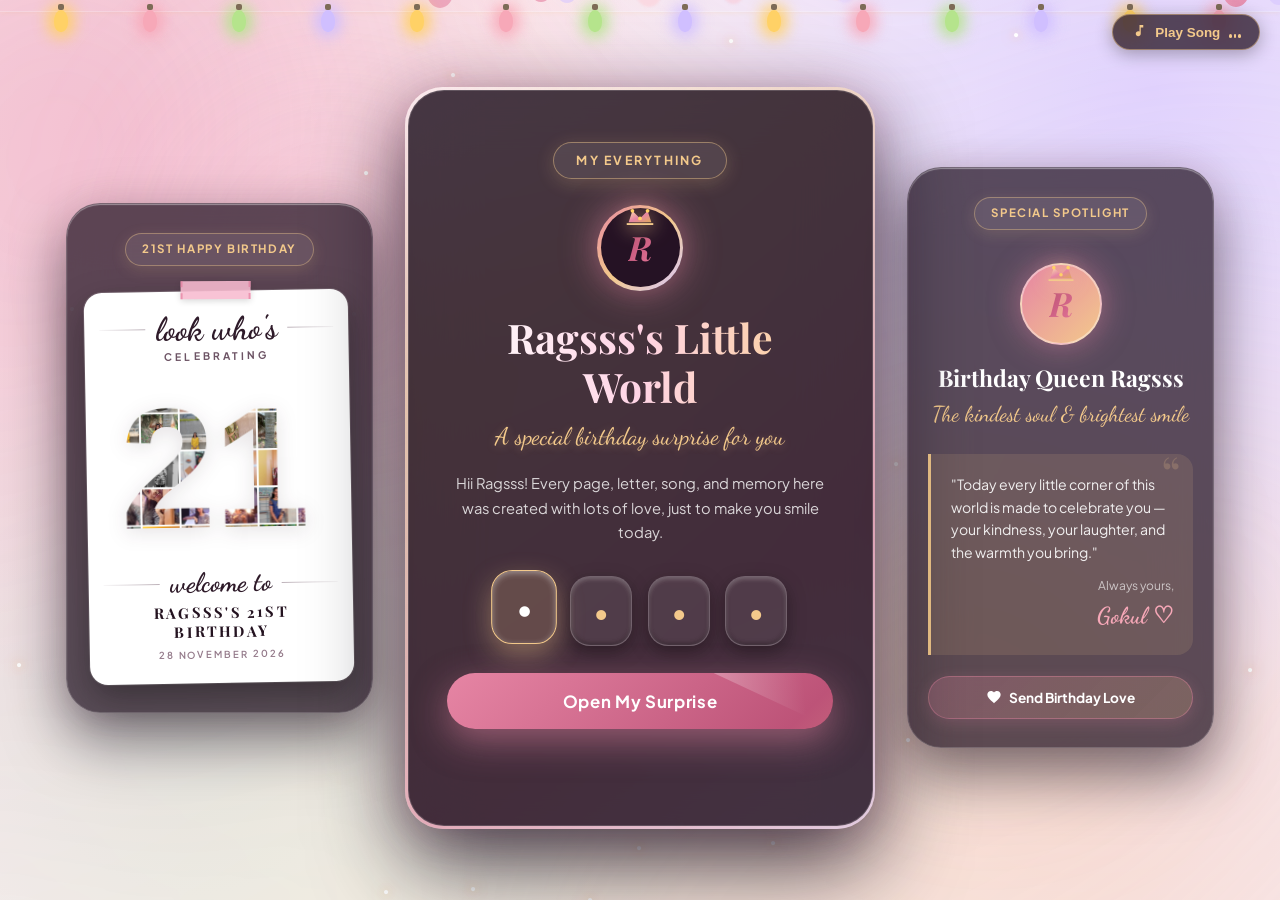
<file: index.html>
<!DOCTYPE html>
<html lang="en">
<head>
  <meta charset="UTF-8" />
  <meta name="viewport" content="width=device-width, initial-scale=1.0" />
  <meta name="description" content="A magical birthday surprise for Ragsss — an enchanted world of memories, letters, and love created by Gokul." />
  <title>Ragsss's Little World — A Magical Birthday Surprise</title>
  <link rel="preconnect" href="https://fonts.googleapis.com">
  <link rel="preconnect" href="https://fonts.gstatic.com" crossorigin>
  <link href="https://fonts.googleapis.com/css2?family=Dancing+Script:wght@600;700&family=Playfair+Display:ital,wght@0,500;0,600;0,700;1,400&family=Plus+Jakarta+Sans:wght@300;400;500;600;700;800&display=swap" rel="stylesheet">
  <link rel="stylesheet" href="css/style.css" />
  <style>
    /* ══════════════════════════════════════════════════════════════
       ULTRA-LUXURY ENCHANTED ENTRANCE PORTAL
       Crafted with pure love for Ragsss
       ══════════════════════════════════════════════════════════════ */
    :root {
      --portal-pink: #f7d2e0;
      --portal-rose: #e685a4;
      --portal-lavender: #d8c7ff;
      --portal-gold: #f3c98b;
      --portal-dark: #221224;
      --portal-card-bg: rgba(34, 18, 34, 0.72);
      --portal-glass-border: rgba(255, 255, 255, 0.18);
    }

    * { box-sizing: border-box; margin: 0; padding: 0; }

    body.portal-body {
      min-height: 100vh;
      display: flex;
      flex-direction: column;
      align-items: center;
      justify-content: center;
      font-family: 'Plus Jakarta Sans', sans-serif;
      background: radial-gradient(circle at 50% 15%, #4a2444 0%, #2a1428 45%, #140a16 100%);
      color: #fff;
      overflow-x: hidden;
      overflow-y: auto;
      padding: 3.5rem 1rem 2.5rem;
      position: relative;
    }

    /* ─── Hanging Fairy Lights Garland ─── */
    .fairy-lights-garland {
      position: fixed;
      top: 0;
      left: 0;
      right: 0;
      height: 48px;
      pointer-events: none;
      z-index: 50;
      display: flex;
      justify-content: space-around;
      align-items: flex-start;
      padding: 0 1rem;
    }

    .fairy-lights-garland::before {
      content: '';
      position: absolute;
      top: 0;
      left: 0;
      right: 0;
      height: 12px;
      border-bottom: 1.5px solid rgba(255, 255, 255, 0.22);
      box-shadow: 0 1px 4px rgba(243, 201, 139, 0.2);
    }

    .fairy-bulb {
      position: relative;
      width: 14px;
      height: 22px;
      border-radius: 50% 50% 45% 45%;
      margin-top: 10px;
      animation: fairyTwinkle 2.5s ease-in-out infinite alternate;
    }

    .fairy-bulb::before {
      content: '';
      position: absolute;
      top: -6px;
      left: 50%;
      transform: translateX(-50%);
      width: 6px;
      height: 6px;
      background: #7d6b56;
      border-radius: 2px;
    }

    .fairy-bulb::after {
      content: '';
      position: absolute;
      inset: -6px;
      border-radius: 50%;
      background: inherit;
      filter: blur(8px);
      opacity: 0.75;
      z-index: -1;
    }

    .fairy-bulb.b-gold   { background: #ffd166; box-shadow: 0 0 16px #ffd166; animation-delay: 0.1s; }
    .fairy-bulb.b-rose   { background: #f7a8b8; box-shadow: 0 0 16px #f7a8b8; animation-delay: 0.6s; }
    .fairy-bulb.b-mint   { background: #b5e48c; box-shadow: 0 0 16px #b5e48c; animation-delay: 1.1s; }
    .fairy-bulb.b-violet { background: #d0bfff; box-shadow: 0 0 16px #d0bfff; animation-delay: 1.7s; }

    @keyframes fairyTwinkle {
      0%, 100% { transform: scale(0.92) rotate(-3deg); opacity: 0.75; filter: brightness(0.9); }
      50%      { transform: scale(1.12) rotate(3deg); opacity: 1; filter: brightness(1.35); }
    }

    /* ─── Ambient Animated Aurora Layer ─── */
    .aurora-bg {
      position: fixed;
      inset: -40%;
      background: 
        radial-gradient(circle at 25% 30%, rgba(230, 133, 164, 0.32) 0%, transparent 40%),
        radial-gradient(circle at 75% 60%, rgba(216, 199, 255, 0.28) 0%, transparent 45%),
        radial-gradient(circle at 50% 85%, rgba(243, 201, 139, 0.22) 0%, transparent 40%),
        radial-gradient(circle at 10% 80%, rgba(247, 186, 208, 0.2) 0%, transparent 35%);
      filter: blur(70px);
      animation: auroraRotate 28s ease-in-out infinite alternate;
      pointer-events: none;
      z-index: 0;
    }

    @keyframes auroraRotate {
      0%   { transform: scale(1) rotate(0deg); }
      50%  { transform: scale(1.12) rotate(8deg); }
      100% { transform: scale(1.2) rotate(16deg); }
    }

    /* ─── Glowing Ethereal Bokeh Spheres ─── */
    .bokeh-sphere {
      position: fixed;
      border-radius: 50%;
      pointer-events: none;
      z-index: 1;
      filter: blur(80px);
      animation: floatBokeh 16s ease-in-out infinite alternate;
    }

    .bokeh-1 {
      width: 420px;
      height: 420px;
      top: 5%;
      left: 10%;
      background: radial-gradient(circle, rgba(247, 186, 208, 0.4) 0%, transparent 70%);
      animation-duration: 18s;
    }

    .bokeh-2 {
      width: 380px;
      height: 380px;
      bottom: 10%;
      right: 8%;
      background: radial-gradient(circle, rgba(243, 201, 139, 0.32) 0%, transparent 70%);
      animation-duration: 22s;
    }

    .bokeh-3 {
      width: 320px;
      height: 320px;
      top: 50%;
      left: 50%;
      transform: translate(-50%, -50%);
      background: radial-gradient(circle, rgba(216, 199, 255, 0.25) 0%, transparent 70%);
      animation-duration: 14s;
    }

    @keyframes floatBokeh {
      0%   { transform: translate(0, 0) scale(1); }
      100% { transform: translate(35px, -30px) scale(1.15); }
    }

    /* ─── Animated Floating Butterflies ─── */
    .butterfly-drift {
      position: fixed;
      pointer-events: none;
      z-index: 4;
      font-size: 1.5rem;
      filter: drop-shadow(0 0 10px rgba(243, 201, 139, 0.7));
      animation: butterflyFlight 22s linear infinite;
    }

    .butterfly-drift span {
      display: inline-block;
      animation: butterflyFlap 0.4s ease-in-out infinite alternate;
    }

    @keyframes butterflyFlap {
      0%   { transform: scaleX(1) rotate(0deg); }
      100% { transform: scaleX(0.4) rotate(15deg); }
    }

    @keyframes butterflyFlight {
      0%   { transform: translate(-10vw, 85vh) rotate(15deg); opacity: 0; }
      10%  { opacity: 0.9; }
      50%  { transform: translate(50vw, 45vh) rotate(-10deg); }
      90%  { opacity: 0.9; }
      100% { transform: translate(110vw, 15vh) rotate(20deg); opacity: 0; }
    }

    /* ─── Falling Petals & Stardust ─── */
    #petals-container, #stardust-container {
      position: fixed;
      inset: 0;
      pointer-events: none;
      z-index: 2;
    }

    .portal-petal {
      position: absolute;
      top: -30px;
      border-radius: 50% 0 50% 50%;
      pointer-events: none;
      animation: petalFall linear infinite;
    }

    @keyframes petalFall {
      0%   { transform: translateY(-30px) rotate(0deg) scale(0.8); opacity: 0; }
      10%  { opacity: 0.9; }
      90%  { opacity: 0.9; }
      100% { transform: translateY(105vh) rotate(640deg) scale(1.15); opacity: 0; }
    }

    .stardust-particle {
      position: absolute;
      width: 4px;
      height: 4px;
      background: #fff;
      border-radius: 50%;
      box-shadow: 0 0 10px #f3c98b, 0 0 20px #e685a4;
      animation: stardustDrift 8s ease-in-out infinite alternate;
      pointer-events: none;
    }

    @keyframes stardustDrift {
      0%   { transform: translateY(0) scale(0.5); opacity: 0.2; }
      50%  { opacity: 0.95; transform: translateY(-35px) scale(1.3); }
      100% { transform: translateY(-70px) scale(0.5); opacity: 0.2; }
    }

    /* ─── Floating Top Controls Bar (Music & Badge) ─── */
    .portal-top-bar {
      position: fixed;
      top: 14px;
      right: 20px;
      z-index: 60;
      display: flex;
      align-items: center;
      gap: 0.8rem;
    }

    .portal-music-pill {
      display: inline-flex;
      align-items: center;
      gap: 0.55rem;
      padding: 0.5rem 1.15rem;
      border-radius: 100px;
      background: rgba(36, 19, 36, 0.75);
      border: 1px solid rgba(243, 201, 139, 0.45);
      color: #f3c98b;
      font-size: 0.84rem;
      font-weight: 600;
      cursor: pointer;
      backdrop-filter: blur(16px);
      -webkit-backdrop-filter: blur(16px);
      box-shadow: 0 4px 18px rgba(0,0,0,0.3);
      transition: all 0.3s cubic-bezier(0.34, 1.56, 0.64, 1);
    }

    .portal-music-pill:hover {
      transform: translateY(-2px) scale(1.04);
      background: rgba(230, 133, 164, 0.3);
      border-color: #e685a4;
      color: #fff;
      box-shadow: 0 8px 24px rgba(230, 133, 164, 0.4);
    }

    .music-pill-equalizer {
      display: inline-flex;
      align-items: flex-end;
      gap: 2px;
      height: 12px;
    }

    .music-pill-equalizer span {
      width: 2.5px;
      height: 4px;
      background: #f3c98b;
      border-radius: 2px;
    }

    .portal-music-pill.playing .music-pill-equalizer span:nth-child(1) { animation: pillEq 0.6s infinite alternate; }
    .portal-music-pill.playing .music-pill-equalizer span:nth-child(2) { animation: pillEq 0.9s infinite alternate 0.2s; }
    .portal-music-pill.playing .music-pill-equalizer span:nth-child(3) { animation: pillEq 0.7s infinite alternate 0.4s; }

    @keyframes pillEq {
      0%   { height: 3px; }
      100% { height: 12px; }
    }

    /* ══════════════════════════════════════════════════════════════
       3-COLUMN COMPOSITION CONTAINER
       Fills the entire screen with breathtaking luxury balance
       ══════════════════════════════════════════════════════════════ */
    .portal-stage-container {
      display: flex;
      align-items: center;
      justify-content: center;
      gap: clamp(1rem, 2.5vw, 2.8rem);
      width: 100%;
      max-width: 1400px;
      padding: 1.5rem 1rem;
      position: relative;
      z-index: 10;
      perspective: 1200px;
    }

    /* ─── SIDE CARDS (Left & Right) ─── */
    .portal-side-card {
      width: clamp(250px, 24vw, 325px);
      padding: clamp(1.8rem, 2.2vw, 2.4rem) clamp(1.2rem, 1.6vw, 1.7rem);
      border-radius: 34px;
      background: var(--portal-card-bg);
      backdrop-filter: blur(28px);
      -webkit-backdrop-filter: blur(28px);
      border: 1px solid var(--portal-glass-border);
      box-shadow: 
        inset 0 1px 1px rgba(255, 255, 255, 0.4),
        0 25px 60px rgba(10, 5, 18, 0.55),
        0 0 35px rgba(230, 133, 164, 0.15);
      text-align: center;
      position: relative;
      flex-shrink: 0;
      transition: transform 0.4s cubic-bezier(0.34, 1.56, 0.64, 1), box-shadow 0.4s ease;
      will-change: transform;
    }

    .portal-side-card:hover {
      box-shadow: 
        inset 0 1px 2px rgba(255, 255, 255, 0.6),
        0 30px 70px rgba(10, 5, 18, 0.65),
        0 0 45px rgba(230, 133, 164, 0.3);
    }

    .portal-left-card {
      animation: floatLeftCard 8s ease-in-out infinite alternate;
    }

    @keyframes floatLeftCard {
      0%   { transform: translateY(0) rotate(-1deg); }
      100% { transform: translateY(-12px) rotate(0.8deg); }
    }

    .portal-right-card {
      animation: floatRightCard 7.5s ease-in-out infinite alternate;
    }

    @keyframes floatRightCard {
      0%   { transform: translateY(0) rotate(1deg); }
      100% { transform: translateY(-10px) rotate(-0.8deg); }
    }

    .side-card-badge {
      display: inline-flex;
      align-items: center;
      justify-content: center;
      text-align: center;
      width: fit-content;
      max-width: 90%;
      margin: 0 auto 1.3rem;
      padding: 0.35rem 1rem;
      background: rgba(255, 255, 255, 0.08);
      border: 1px solid rgba(243, 201, 139, 0.4);
      border-radius: 100px;
      font-size: 0.72rem;
      font-weight: 700;
      letter-spacing: 0.14em;
      text-transform: uppercase;
      color: #f3c98b;
      box-shadow: 0 4px 15px rgba(243, 201, 139, 0.15);
    }

    .side-card-badge span {
      text-align: center;
      display: inline-block;
    }

    /* ─── Left Card: 21st Birthday Welcome Sign Poster ─── */
    .bday-poster-board {
      position: relative;
      background: #ffffff;
      border-radius: 18px;
      padding: 1.35rem 0.95rem 1.25rem;
      box-shadow: 
        0 14px 35px rgba(0, 0, 0, 0.35),
        0 0 0 1px rgba(255, 255, 255, 0.15);
      text-align: center;
      margin-top: 0.3rem;
      transform: rotate(-1deg);
      transition: transform 0.35s cubic-bezier(0.34, 1.56, 0.64, 1), box-shadow 0.35s ease;
      box-sizing: border-box;
    }

    .bday-poster-board:hover {
      transform: rotate(0deg) scale(1.03);
      box-shadow: 
        0 22px 50px rgba(0, 0, 0, 0.45),
        0 0 30px rgba(226, 115, 150, 0.3);
    }

    .poster-washi-tape {
      position: absolute;
      top: -10px;
      left: 50%;
      transform: translateX(-50%) rotate(0.8deg);
      width: 70px;
      height: 18px;
      background: rgba(248, 187, 208, 0.88);
      border-left: 2px dashed rgba(226, 115, 150, 0.6);
      border-right: 2px dashed rgba(226, 115, 150, 0.6);
      box-shadow: 0 2px 6px rgba(0,0,0,0.15);
      z-index: 2;
    }

    .poster-flourish-wrap {
      display: flex;
      align-items: center;
      justify-content: center;
      gap: 10px;
      margin-bottom: 2px;
    }

    .poster-flourish-wrap.poster-flourish-bottom {
      margin-top: 8px;
      margin-bottom: 2px;
    }

    .flourish-line {
      flex: 1;
      height: 1px;
      background: linear-gradient(90deg, rgba(80, 50, 70, 0.04), rgba(80, 50, 70, 0.38));
    }

    .flourish-line.reverse {
      background: linear-gradient(90deg, rgba(80, 50, 70, 0.38), rgba(80, 50, 70, 0.04));
    }

    .poster-script-top {
      font-family: 'Dancing Script', cursive;
      font-size: 2.05rem;
      color: #2e1a29;
      font-weight: 700;
      line-height: 1;
      white-space: nowrap;
    }

    .poster-sub-celebrating {
      font-family: 'Plus Jakarta Sans', sans-serif;
      font-size: 0.65rem;
      font-weight: 700;
      letter-spacing: 0.3em;
      color: #6d5465;
      text-transform: uppercase;
      margin-bottom: 10px;
    }

    .poster-collage-svg {
      display: block;
      width: 100%;
      height: auto;
      margin: 0 auto;
      filter: drop-shadow(0 4px 10px rgba(45, 15, 30, 0.12));
    }

    .poster-script-bottom {
      font-family: 'Dancing Script', cursive;
      font-size: 1.65rem;
      color: #2e1a29;
      font-weight: 700;
      line-height: 1;
      white-space: nowrap;
    }

    .poster-title-main {
      font-family: 'Playfair Display', Georgia, serif;
      font-size: 0.92rem;
      font-weight: 700;
      letter-spacing: 0.15em;
      color: #241320;
      text-transform: uppercase;
      line-height: 1.35;
      margin: 6px 0 4px;
    }

    .poster-date-line {
      font-family: 'Plus Jakarta Sans', sans-serif;
      font-size: 0.6rem;
      font-weight: 600;
      letter-spacing: 0.2em;
      color: #947a8a;
      text-transform: uppercase;
    }

    /* Right Card: Birthday Queen Spotlight */
    .side-crown-avatar {
      position: relative;
      width: 82px;
      height: 82px;
      margin: 0.8rem auto 1.2rem;
    }

    .side-crown-emoji {
      position: absolute;
      top: -20px;
      left: 50%;
      transform: translateX(-50%);
      font-size: 2rem;
      filter: drop-shadow(0 2px 10px rgba(243, 201, 139, 0.8));
      animation: floatCrown 3s ease-in-out infinite;
    }

    @keyframes floatCrown {
      0%, 100% { transform: translateX(-50%) translateY(0) rotate(-4deg); }
      50%      { transform: translateX(-50%) translateY(-6px) rotate(4deg); }
    }

    .side-avatar-circle {
      width: 100%;
      height: 100%;
      border-radius: 50%;
      background: linear-gradient(135deg, #e685a4, #f3c98b);
      display: flex;
      align-items: center;
      justify-content: center;
      font-size: 2.4rem;
      box-shadow: 0 0 30px rgba(230, 133, 164, 0.55);
      border: 2px solid rgba(255, 255, 255, 0.4);
    }

    .side-queen-title {
      font-family: 'Playfair Display', serif;
      font-size: clamp(1.2rem, 1.8vw, 1.45rem);
      color: #fff;
      font-weight: 700;
      margin-bottom: 0.2rem;
    }

    .side-queen-sub {
      font-family: 'Dancing Script', cursive;
      font-size: 1.35rem;
      color: #f3c98b;
      margin-bottom: 1.3rem;
    }

    .side-note-box {
      background: rgba(243, 201, 139, 0.12);
      border-left: 3px solid #f3c98b;
      border-radius: 0 16px 16px 0;
      padding: 1.2rem;
      text-align: left;
      margin-bottom: 1.3rem;
      position: relative;
    }

    .side-note-box::before {
      content: '“';
      position: absolute;
      top: -6px;
      right: 12px;
      font-family: 'Playfair Display', serif;
      font-size: 3rem;
      color: rgba(243, 201, 139, 0.2);
      line-height: 1;
    }

    .side-note-box p {
      font-size: 0.88rem;
      line-height: 1.6;
      color: rgba(255, 255, 255, 0.9);
      margin-bottom: 0.8rem;
    }

    .side-note-author {
      text-align: right;
    }

    .side-note-author span {
      display: block;
      font-size: 0.75rem;
      color: rgba(255, 255, 255, 0.65);
    }

    .side-note-author strong {
      font-family: 'Dancing Script', cursive;
      font-size: 1.45rem;
      color: #f7a8b8;
    }

    .side-love-btn {
      width: 100%;
      padding: 0.75rem 1.2rem;
      border-radius: 100px;
      border: 1px solid rgba(230, 133, 164, 0.4);
      background: linear-gradient(135deg, rgba(230, 133, 164, 0.25), rgba(243, 201, 139, 0.2));
      color: #fff;
      font-family: 'Plus Jakarta Sans', sans-serif;
      font-size: 0.85rem;
      font-weight: 700;
      cursor: pointer;
      display: inline-flex;
      align-items: center;
      justify-content: center;
      gap: 0.4rem;
      transition: all 0.3s ease;
      box-shadow: 0 4px 15px rgba(230, 133, 164, 0.2);
    }

    .side-love-btn:hover {
      background: linear-gradient(135deg, #e685a4, #bd5378);
      border-color: #f3c98b;
      transform: translateY(-2px) scale(1.02);
      box-shadow: 0 8px 25px rgba(230, 133, 164, 0.5);
    }

    .side-love-btn:active {
      transform: scale(0.97);
    }

    /* ══════════════════════════════════════════════════════════════
       CENTER PORTAL LOCKBOX CARD
       The star of the show
       ══════════════════════════════════════════════════════════════ */
    .portal-card-wrapper {
      position: relative;
      z-index: 20;
      width: min(92vw, 470px);
      padding: 2.5px;
      border-radius: 38px;
      background: linear-gradient(145deg, 
        rgba(255, 255, 255, 0.55) 0%, 
        rgba(243, 201, 139, 0.45) 30%, 
        rgba(230, 133, 164, 0.55) 70%, 
        rgba(216, 199, 255, 0.45) 100%
      );
      box-shadow: 
        0 35px 90px rgba(10, 5, 20, 0.75), 
        0 0 50px rgba(230, 133, 164, 0.3);
      animation: floatPortal 6.5s ease-in-out infinite;
      transition: transform 0.4s cubic-bezier(0.34, 1.56, 0.64, 1);
      flex-shrink: 0;
    }

    @keyframes floatPortal {
      0%, 100% { transform: translateY(0); }
      50%      { transform: translateY(-10px); }
    }

    .portal-card {
      background: rgba(30, 15, 30, 0.82);
      backdrop-filter: blur(32px);
      -webkit-backdrop-filter: blur(32px);
      border-radius: 36px;
      padding: clamp(2.5rem, 4vw, 3.2rem) clamp(1.6rem, 3vw, 2.4rem);
      text-align: center;
      position: relative;
      overflow: hidden;
      border: 1px solid rgba(255, 255, 255, 0.16);
    }

    /* Decorative Top Pill */
    .portal-badge {
      display: inline-flex;
      align-items: center;
      justify-content: center;
      text-align: center;
      width: fit-content;
      max-width: 90%;
      margin: 0 auto 1.6rem;
      padding: 0.45rem 1.4rem;
      background: rgba(255, 255, 255, 0.08);
      border: 1px solid rgba(243, 201, 139, 0.45);
      border-radius: 100px;
      font-size: 0.78rem;
      font-weight: 700;
      letter-spacing: 0.18em;
      text-transform: uppercase;
      color: #f3c98b;
      box-shadow: 0 4px 18px rgba(243, 201, 139, 0.2);
    }

    .portal-badge span {
      display: inline-block;
      text-align: center;
      width: 100%;
    }

    /* Avatar Ring with Levitating Golden Crown */
    .portal-avatar-stage {
      position: relative;
      width: fit-content;
      margin: 0 auto 1.4rem;
    }

    .portal-crown-top {
      position: absolute;
      top: -22px;
      left: 50%;
      transform: translateX(-50%);
      font-size: 2.2rem;
      filter: drop-shadow(0 2px 10px rgba(243, 201, 139, 0.85));
      animation: levitateCrown 3s ease-in-out infinite alternate;
      z-index: 2;
    }

    @keyframes levitateCrown {
      0%   { transform: translateX(-50%) translateY(0) rotate(-3deg); }
      100% { transform: translateX(-50%) translateY(-6px) rotate(3deg); }
    }

    .portal-avatar-ring {
      width: 86px;
      height: 86px;
      border-radius: 50%;
      background: linear-gradient(135deg, #e685a4, #f3c98b, #d8c7ff);
      padding: 3.5px;
      box-shadow: 0 0 35px rgba(230, 133, 164, 0.6);
      display: flex;
      align-items: center;
      justify-content: center;
      animation: auraPulse 3s ease-in-out infinite alternate;
    }

    @keyframes auraPulse {
      0%   { box-shadow: 0 0 25px rgba(230, 133, 164, 0.5); }
      100% { box-shadow: 0 0 45px rgba(243, 201, 139, 0.75), 0 0 20px rgba(230, 133, 164, 0.6); }
    }

    .portal-avatar-inner {
      width: 100%;
      height: 100%;
      background: #251224;
      border-radius: 50%;
      display: flex;
      align-items: center;
      justify-content: center;
      font-size: 2.4rem;
    }

    /* Title with Shimmering Light Sweep */
    .portal-title {
      font-family: 'Playfair Display', serif;
      font-size: clamp(2rem, 5vw, 2.55rem);
      font-weight: 700;
      margin-bottom: 0.35rem;
      line-height: 1.2;
      background: linear-gradient(90deg, #ffffff 0%, #ffd4e5 25%, #f9cf93 50%, #ffd4e5 75%, #ffffff 100%);
      background-size: 200% auto;
      animation: textShimmer 4.5s linear infinite;
      -webkit-background-clip: text;
      -webkit-text-fill-color: transparent;
    }

    @keyframes textShimmer {
      to { background-position: 200% center; }
    }

    .portal-subtitle {
      font-family: 'Dancing Script', cursive;
      font-size: 1.5rem;
      color: #f3c98b;
      margin-bottom: 0.85rem;
      text-shadow: 0 2px 10px rgba(243, 201, 139, 0.3);
    }

    .portal-desc {
      font-size: 0.92rem;
      color: rgba(255, 255, 255, 0.8);
      line-height: 1.65;
      margin-bottom: 2rem;
    }

    /* ─── Jeweled Luxury PIN Letter Capsules ─── */
    .pin-display-group {
      display: flex;
      justify-content: center;
      gap: clamp(0.6rem, 1.8vw, 0.95rem);
      margin-bottom: 1.7rem;
    }

    .pin-box {
      width: clamp(54px, 14vw, 62px);
      height: clamp(62px, 16vw, 70px);
      background: rgba(255, 255, 255, 0.07);
      border: 1.5px solid rgba(255, 255, 255, 0.2);
      border-radius: 20px;
      display: flex;
      align-items: center;
      justify-content: center;
      font-family: 'Playfair Display', serif;
      font-size: 1.85rem;
      font-weight: 700;
      color: #f3c98b;
      transition: all 0.3s cubic-bezier(0.34, 1.56, 0.64, 1);
      box-shadow: 
        inset 0 2px 4px rgba(255, 255, 255, 0.25),
        inset 0 -2px 4px rgba(0, 0, 0, 0.3),
        0 6px 18px rgba(0, 0, 0, 0.35);
      cursor: pointer;
      user-select: none;
      position: relative;
    }

    .pin-box.active {
      border-color: #f3c98b;
      background: rgba(243, 201, 139, 0.18);
      transform: translateY(-4px) scale(1.06);
      box-shadow: 
        inset 0 2px 6px rgba(255, 255, 255, 0.4),
        0 10px 25px rgba(243, 201, 139, 0.4);
      color: #fff;
    }

    .pin-box.filled {
      border-color: #e685a4;
      background: linear-gradient(135deg, rgba(230, 133, 164, 0.32), rgba(243, 201, 139, 0.2));
      color: #ffffff;
      transform: scale(1.03);
      box-shadow: 
        inset 0 2px 5px rgba(255, 255, 255, 0.45),
        0 8px 25px rgba(230, 133, 164, 0.45);
      animation: capsulePop 0.32s cubic-bezier(0.34, 1.56, 0.64, 1);
    }

    @keyframes capsulePop {
      0%   { transform: scale(0.85); }
      60%  { transform: scale(1.14); }
      100% { transform: scale(1.03); }
    }

    /* Secret R · A · G · S Unlocked Glow Wave */
    .pin-box.match-rags {
      border-color: #f3c98b;
      background: linear-gradient(135deg, rgba(243, 201, 139, 0.4), rgba(230, 133, 164, 0.4));
      color: #fff;
      box-shadow: 0 0 25px #f3c98b, 0 0 35px #e685a4;
      animation: ragsWave 1.4s ease-in-out infinite alternate;
    }

    @keyframes ragsWave {
      0%   { transform: translateY(0) scale(1.03); }
      100% { transform: translateY(-5px) scale(1.08); filter: drop-shadow(0 0 10px #f3c98b); }
    }

    /* Hidden real input */
    .hidden-password-input {
      position: absolute;
      opacity: 0;
      width: 1px;
      height: 1px;
      pointer-events: auto;
    }

    /* ─── Luxury Unlock Liquid Glass Button ─── */
    .portal-unlock-btn {
      width: 100%;
      padding: 1.1rem 2rem;
      border: none;
      border-radius: 100px;
      background: linear-gradient(135deg, #e685a4 0%, #bd5378 45%, #f3c98b 100%);
      background-size: 200% 200%;
      color: #fff;
      font-family: 'Plus Jakarta Sans', sans-serif;
      font-size: 1.05rem;
      font-weight: 700;
      letter-spacing: 0.04em;
      cursor: pointer;
      box-shadow: 0 12px 35px rgba(230, 133, 164, 0.5);
      transition: all 0.35s cubic-bezier(0.34, 1.56, 0.64, 1);
      display: inline-flex;
      align-items: center;
      justify-content: center;
      gap: 0.6rem;
      position: relative;
      overflow: hidden;
    }

    .portal-unlock-btn::before {
      content: '';
      position: absolute;
      top: -50%;
      left: -50%;
      width: 200%;
      height: 200%;
      background: linear-gradient(60deg, transparent 35%, rgba(255, 255, 255, 0.35) 50%, transparent 65%);
      transform: rotate(25deg) translateY(-100%);
      transition: transform 0.75s ease;
    }

    .portal-unlock-btn:hover::before {
      transform: rotate(25deg) translateY(100%);
    }

    .portal-unlock-btn:hover {
      transform: translateY(-2.5px) scale(1.02);
      box-shadow: 0 18px 45px rgba(230, 133, 164, 0.65);
      background-position: right center;
    }

    .portal-unlock-btn:active {
      transform: translateY(1px) scale(0.98);
    }

    .portal-unlock-btn.ready-pulse {
      animation: readyPulse 1.8s infinite;
    }

    @keyframes readyPulse {
      0%, 100% { box-shadow: 0 12px 35px rgba(230, 133, 164, 0.5); }
      50%      { box-shadow: 0 16px 50px rgba(243, 201, 139, 0.8), 0 0 25px rgba(230, 133, 164, 0.8); transform: scale(1.02); }
    }

    /* Feedback */
    .portal-feedback {
      margin-top: 1.2rem;
      min-height: 1.6rem;
      font-size: 0.95rem;
      font-weight: 600;
      transition: all 0.3s ease;
    }

    .portal-feedback.success {
      color: #92e6a7;
      text-shadow: 0 0 12px rgba(146, 230, 167, 0.6);
    }

    .portal-feedback.error {
      color: #ff8597;
      text-shadow: 0 0 12px rgba(255, 133, 151, 0.6);
      animation: shakeFeedback 0.4s ease;
    }

    @keyframes shakeFeedback {
      0%, 100% { transform: translateX(0); }
      20%, 60% { transform: translateX(-6px); }
      40%, 80% { transform: translateX(6px); }
    }

    /* Screen Exit / Opening Transition */
    .portal-opening {
      animation: openPortal 1.25s cubic-bezier(0.7, 0, 0.3, 1) forwards;
    }

    @keyframes openPortal {
      0%   { transform: scale(1); opacity: 1; }
      40%  { transform: scale(1.08) translateY(-10px); opacity: 1; filter: brightness(1.25); }
      100% { transform: scale(2.6); opacity: 0; filter: blur(25px); }
    }

    /* ══════════════════════════════════════════════════════════════
       RESPONSIVE ADAPTATIONS
       Guarantees zero empty space on every screen size!
       ══════════════════════════════════════════════════════════════ */
    @media (max-width: 900px) {
      body.portal-body {
        padding-top: 5rem;
        justify-content: flex-start;
      }
      .portal-stage-container {
        flex-direction: column;
        gap: 1.8rem;
      }
      .portal-card-wrapper {
        order: 1;
        width: min(94vw, 460px);
      }
      .portal-side-card {
        width: min(94vw, 460px);
        animation: none;
      }
      .portal-left-card { order: 2; }
      .portal-right-card { order: 3; }
    }

    @media (max-width: 480px) {
      .fairy-lights-garland { height: 38px; }
      .fairy-bulb { width: 11px; height: 18px; margin-top: 6px; }
      .portal-card { padding: 2.2rem 1.3rem; }
      .pin-box { width: 50px; height: 58px; font-size: 1.6rem; border-radius: 16px; }
      .portal-title { font-size: 1.85rem; }
    }
  </style>
</head>
<body class="portal-body">

  <!-- ─── Hanging Fairy Lights Garland Across Top ─── -->
  <aside class="fairy-lights-garland" aria-hidden="true">
    <div class="fairy-bulb b-gold"></div>
    <div class="fairy-bulb b-rose"></div>
    <div class="fairy-bulb b-mint"></div>
    <div class="fairy-bulb b-violet"></div>
    <div class="fairy-bulb b-gold"></div>
    <div class="fairy-bulb b-rose"></div>
    <div class="fairy-bulb b-mint"></div>
    <div class="fairy-bulb b-violet"></div>
    <div class="fairy-bulb b-gold"></div>
    <div class="fairy-bulb b-rose"></div>
    <div class="fairy-bulb b-mint"></div>
    <div class="fairy-bulb b-violet"></div>
    <div class="fairy-bulb b-gold"></div>
    <div class="fairy-bulb b-rose"></div>
  </aside>

  <!-- ─── Floating Top Control Bar ─── -->
  <header class="portal-top-bar">
    <button class="portal-music-pill" id="portal-music-toggle" type="button" aria-label="Toggle background music">
      <span class="music-pill-icon">
        <svg viewBox="0 0 24 24" width="15" height="15" fill="currentColor">
          <path d="M12 3v10.55c-.59-.34-1.27-.55-2-.55-2.21 0-4 1.79-4 4s1.79 4 4 4 4-1.79 4-4V7h4V3h-6z"/>
        </svg>
      </span>
      <span id="portal-music-txt">Play Song</span>
      <div class="music-pill-equalizer" aria-hidden="true">
        <span></span><span></span><span></span>
      </div>
    </button>
  </header>

  <!-- Ambient Audio Track -->
  <audio id="portal-bg-audio" src="assets/audio/Azhiyaadha_Oviyam.mp3" preload="auto">
    <source src="assets/audio/Azhiyaadha_Oviyam.mp3" type="audio/mpeg" />
    <source src="assets/audio/special_song.mp3" type="audio/mpeg" />
  </audio>

  <!-- Ambient Ethereal Layers -->
  <div class="aurora-bg" aria-hidden="true"></div>
  <div class="bokeh-sphere bokeh-1" aria-hidden="true"></div>
  <div class="bokeh-sphere bokeh-2" aria-hidden="true"></div>
  <div class="bokeh-sphere bokeh-3" aria-hidden="true"></div>
  <div id="petals-container" aria-hidden="true"></div>
  <div id="stardust-container" aria-hidden="true"></div>

  <!-- Animated Flying Butterflies -->
  <div class="butterfly-drift" style="animation-delay: 1s;" aria-hidden="true">
    <span>
      <svg viewBox="0 0 24 24" width="22" height="22" fill="#ffd166">
        <path d="M12 4c.6 0 1 .4 1 1v14c0 .6-.4 1-1 1s-1-.4-1-1V5c0-.6.4-1 1-1zm-2 2c-3 0-5.5 2-6 5-.3 1.8.4 3.7 1.8 4.8.8.7 1.4 1.7 1.7 2.7.2.5.6.8 1.1.8.8 0 1.4-.7 1.4-1.5V6zm4 0v13.8c0 .8.6 1.5 1.4 1.5.5 0 .9-.3 1.1-.8.3-1 .9-2 1.7-2.7 1.4-1.1 2.1-3 1.8-4.8-.5-3-3-5-6-5z"/>
      </svg>
    </span>
  </div>
  <div class="butterfly-drift" style="animation-delay: 12s; top: 30%;" aria-hidden="true">
    <span>
      <svg viewBox="0 0 24 24" width="22" height="22" fill="#ffd166">
        <path d="M12 4c.6 0 1 .4 1 1v14c0 .6-.4 1-1 1s-1-.4-1-1V5c0-.6.4-1 1-1zm-2 2c-3 0-5.5 2-6 5-.3 1.8.4 3.7 1.8 4.8.8.7 1.4 1.7 1.7 2.7.2.5.6.8 1.1.8.8 0 1.4-.7 1.4-1.5V6zm4 0v13.8c0 .8.6 1.5 1.4 1.5.5 0 .9-.3 1.1-.8.3-1 .9-2 1.7-2.7 1.4-1.1 2.1-3 1.8-4.8-.5-3-3-5-6-5z"/>
      </svg>
    </span>
  </div>

  <!-- ══════════════════════════════════════════════════════════════
       3-COLUMN BALANCED STAGE
       ══════════════════════════════════════════════════════════════ -->
  <div class="portal-stage-container" id="portal-stage">

    <!-- ─── LEFT: 21st Happy Birthday Celebration Card ─── -->
    <aside class="portal-side-card portal-left-card" id="card-left" aria-label="21st Happy Birthday Celebration">
      <div class="side-card-badge">
        <span>21ST HAPPY BIRTHDAY</span>
      </div>
      
            <div class="bday-poster-board" id="bday-poster-board" aria-label="21st Birthday Welcome Sign for Ragsss">
        <div class="poster-washi-tape" aria-hidden="true"></div>

        <div class="poster-flourish-wrap">
          <div class="flourish-line"></div>
          <span class="poster-script-top">look who's</span>
          <div class="flourish-line reverse"></div>
        </div>

        <div class="poster-sub-celebrating">CELEBRATING</div>

        <svg class="poster-collage-svg" viewBox="0 0 300 240" width="100%" height="auto" aria-label="21 Photo Collage for Ragsss">
          <defs>
            <clipPath id="bday-21-clip">
              <text x="85" y="195" text-anchor="middle" font-family="'Arial Black', 'Impact', sans-serif" font-weight="900" font-size="220">2</text>
              <text x="205" y="195" text-anchor="middle" font-family="'Arial Black', 'Impact', sans-serif" font-weight="900" font-size="220">1</text>
            </clipPath>
          </defs>
          <rect x="0" y="0" width="300" height="240" fill="#ffffff" clip-path="url(#bday-21-clip)" />
          <g clip-path="url(#bday-21-clip)">
            <image href="assets/images/gallery/WhatsApp%20Image%202026-11-22%20at%209.43.49%20AM%20(1).jpeg" x="1.2" y="1.2" width="47.6" height="45.6" preserveAspectRatio="xMidYMid slice" />
            <image href="assets/images/gallery/WhatsApp%20Image%202026-11-22%20at%209.43.49%20AM.jpeg" x="51.2" y="1.2" width="47.6" height="45.6" preserveAspectRatio="xMidYMid slice" />
            <image href="assets/images/gallery/WhatsApp%20Image%202026-11-22%20at%209.43.50%20AM%20(1).jpeg" x="101.2" y="1.2" width="47.6" height="45.6" preserveAspectRatio="xMidYMid slice" />
            <image href="assets/images/gallery/WhatsApp%20Image%202026-11-22%20at%209.43.50%20AM%20(2).jpeg" x="151.2" y="1.2" width="47.6" height="45.6" preserveAspectRatio="xMidYMid slice" />
            <image href="assets/images/gallery/WhatsApp%20Image%202026-11-22%20at%209.43.50%20AM.jpeg" x="201.2" y="1.2" width="47.6" height="45.6" preserveAspectRatio="xMidYMid slice" />
            <image href="assets/images/gallery/WhatsApp%20Image%202026-11-22%20at%209.43.51%20AM%20(1).jpeg" x="251.2" y="1.2" width="47.6" height="45.6" preserveAspectRatio="xMidYMid slice" />
            <image href="assets/images/gallery/WhatsApp%20Image%202026-11-22%20at%209.43.51%20AM.jpeg" x="1.2" y="49.2" width="47.6" height="45.6" preserveAspectRatio="xMidYMid slice" />
            <image href="assets/images/gallery/WhatsApp%20Image%202026-11-22%20at%209.43.54%20AM.jpeg" x="51.2" y="49.2" width="47.6" height="45.6" preserveAspectRatio="xMidYMid slice" />
            <image href="assets/images/gallery/WhatsApp%20Image%202026-11-22%20at%209.43.55%20AM%20(1).jpeg" x="101.2" y="49.2" width="47.6" height="45.6" preserveAspectRatio="xMidYMid slice" />
            <image href="assets/images/gallery/WhatsApp%20Image%202026-11-22%20at%209.43.55%20AM%20(2).jpeg" x="151.2" y="49.2" width="47.6" height="45.6" preserveAspectRatio="xMidYMid slice" />
            <image href="assets/images/gallery/WhatsApp%20Image%202026-11-22%20at%209.43.55%20AM.jpeg" x="201.2" y="49.2" width="47.6" height="45.6" preserveAspectRatio="xMidYMid slice" />
            <image href="assets/images/gallery/WhatsApp%20Image%202026-11-22%20at%209.43.56%20AM.jpeg" x="251.2" y="49.2" width="47.6" height="45.6" preserveAspectRatio="xMidYMid slice" />
            <image href="assets/images/gallery/WhatsApp%20Image%202026-11-22%20at%209.43.57%20AM%20(1).jpeg" x="1.2" y="97.2" width="47.6" height="45.6" preserveAspectRatio="xMidYMid slice" />
            <image href="assets/images/gallery/WhatsApp%20Image%202026-11-22%20at%209.43.57%20AM%20(2).jpeg" x="51.2" y="97.2" width="47.6" height="45.6" preserveAspectRatio="xMidYMid slice" />
            <image href="assets/images/gallery/WhatsApp%20Image%202026-11-22%20at%209.43.57%20AM.jpeg" x="101.2" y="97.2" width="47.6" height="45.6" preserveAspectRatio="xMidYMid slice" />
            <image href="assets/images/gallery/WhatsApp%20Image%202026-11-22%20at%209.43.58%20AM%20(1).jpeg" x="151.2" y="97.2" width="47.6" height="45.6" preserveAspectRatio="xMidYMid slice" />
            <image href="assets/images/gallery/WhatsApp%20Image%202026-11-22%20at%209.43.58%20AM.jpeg" x="201.2" y="97.2" width="47.6" height="45.6" preserveAspectRatio="xMidYMid slice" />
            <image href="assets/images/gallery/WhatsApp%20Image%202026-11-22%20at%209.43.59%20AM%20(1).jpeg" x="251.2" y="97.2" width="47.6" height="45.6" preserveAspectRatio="xMidYMid slice" />
            <image href="assets/images/gallery/WhatsApp%20Image%202026-11-22%20at%209.43.59%20AM%20(2).jpeg" x="1.2" y="145.2" width="47.6" height="45.6" preserveAspectRatio="xMidYMid slice" />
            <image href="assets/images/gallery/WhatsApp%20Image%202026-11-22%20at%209.43.59%20AM.jpeg" x="51.2" y="145.2" width="47.6" height="45.6" preserveAspectRatio="xMidYMid slice" />
            <image href="assets/images/gallery/WhatsApp%20Image%202026-11-22%20at%209.44.00%20AM%20(1).jpeg" x="101.2" y="145.2" width="47.6" height="45.6" preserveAspectRatio="xMidYMid slice" />
            <image href="assets/images/gallery/WhatsApp%20Image%202026-11-22%20at%209.44.00%20AM.jpeg" x="151.2" y="145.2" width="47.6" height="45.6" preserveAspectRatio="xMidYMid slice" />
            <image href="assets/images/gallery/WhatsApp%20Image%202026-11-22%20at%209.44.01%20AM%20(1).jpeg" x="201.2" y="145.2" width="47.6" height="45.6" preserveAspectRatio="xMidYMid slice" />
            <image href="assets/images/gallery/WhatsApp%20Image%202026-11-22%20at%209.44.01%20AM.jpeg" x="251.2" y="145.2" width="47.6" height="45.6" preserveAspectRatio="xMidYMid slice" />
            <image href="assets/images/gallery/WhatsApp%20Image%202026-11-22%20at%209.48.17%20AM.jpeg" x="1.2" y="193.2" width="47.6" height="45.6" preserveAspectRatio="xMidYMid slice" />
            <image href="assets/images/gallery/WhatsApp%20Image%202026-11-22%20at%209.48.18%20AM.jpeg" x="51.2" y="193.2" width="47.6" height="45.6" preserveAspectRatio="xMidYMid slice" />
            <image href="assets/images/gallery/WhatsApp%20Image%202026-11-22%20at%209.43.49%20AM%20(1).jpeg" x="101.2" y="193.2" width="47.6" height="45.6" preserveAspectRatio="xMidYMid slice" />
            <image href="assets/images/gallery/WhatsApp%20Image%202026-11-22%20at%209.43.49%20AM.jpeg" x="151.2" y="193.2" width="47.6" height="45.6" preserveAspectRatio="xMidYMid slice" />
            <image href="assets/images/gallery/WhatsApp%20Image%202026-11-22%20at%209.43.50%20AM%20(1).jpeg" x="201.2" y="193.2" width="47.6" height="45.6" preserveAspectRatio="xMidYMid slice" />
            <image href="assets/images/gallery/WhatsApp%20Image%202026-11-22%20at%209.43.50%20AM%20(2).jpeg" x="251.2" y="193.2" width="47.6" height="45.6" preserveAspectRatio="xMidYMid slice" />
          </g>
        </svg>

        <div class="poster-flourish-wrap poster-flourish-bottom">
          <div class="flourish-line"></div>
          <span class="poster-script-bottom">welcome to</span>
          <div class="flourish-line reverse"></div>
        </div>

        <div class="poster-title-main">RAGSSS'S 21ST BIRTHDAY</div>
        <div class="poster-date-line">28 NOVEMBER 2026</div>
      </div>
    </aside>

    <!-- ─── CENTER: The Surprise Lockbox Portal ─── -->
    <main class="portal-card-wrapper" id="portal-wrapper">
      <div class="portal-card">
        
        <div class="portal-badge">
          <span>MY EVERYTHING</span>
        </div>

        <div class="portal-avatar-stage">
          <div class="portal-crown-top" aria-hidden="true">
            <svg viewBox="0 0 38 22" width="36" height="21" fill="none">
              <path d="M5 18h28v2H5z" fill="#f3c98b"/>
              <path d="M7 17l4-12 8 8 8-8 4 12H7z" fill="url(#crownGoldCenter)"/>
              <circle cx="11" cy="5" r="2" fill="#ffd166"/>
              <circle cx="19" cy="13" r="2" fill="#ffd166"/>
              <circle cx="27" cy="5" r="2" fill="#ffd166"/>
              <defs>
                <linearGradient id="crownGoldCenter" x1="0" y1="0" x2="1" y2="1">
                  <stop offset="0%" stop-color="#fce2aa"/>
                  <stop offset="50%" stop-color="#e685a4"/>
                  <stop offset="100%" stop-color="#dfa95c"/>
                </linearGradient>
              </defs>
            </svg>
          </div>
          <div class="portal-avatar-ring">
            <div class="portal-avatar-inner">
              <span class="avatar-monogram">R</span>
            </div>
          </div>
        </div>

        <h1 class="portal-title">Ragsss's Little World</h1>
        <p class="portal-subtitle">A special birthday surprise for you</p>
        <p class="portal-desc">
          Hii Ragsss! Every page, letter, song, and memory here was created with lots of love, just to make you smile today.
        </p>

        <!-- 4-Digit PIN Lock Display -->
        <form id="login-form" autocomplete="off">
          <label for="password" class="visually-hidden">Enter 4-digit secret key</label>
          <input 
            type="tel" 
            id="password" 
            name="password" 
            maxlength="4" 
            class="hidden-password-input" 
            autocomplete="off" 
            autofocus 
            required 
          />

          <div class="pin-display-group" id="pin-display" role="button" tabindex="0" aria-label="Click to enter 4-digit key">
            <div class="pin-box active" data-index="0">•</div>
            <div class="pin-box" data-index="1">•</div>
            <div class="pin-box" data-index="2">•</div>
            <div class="pin-box" data-index="3">•</div>
          </div>

          <button type="submit" class="portal-unlock-btn" id="login-btn">
            <span>Open My Surprise</span>
          </button>
        </form>

        <div class="portal-feedback" id="login-feedback" aria-live="polite"></div>
      </div>
    </main>

    <!-- ─── RIGHT: Birthday Queen Spotlight ─── -->
    <aside class="portal-side-card portal-right-card" id="card-right" aria-label="Birthday Queen Spotlight">
      <div class="side-card-badge">
        <span>SPECIAL SPOTLIGHT</span>
      </div>

      <div class="side-crown-avatar">
        <div class="side-crown-emoji" aria-hidden="true">
          <svg viewBox="0 0 38 22" width="34" height="20" fill="none">
            <path d="M5 18h28v2H5z" fill="#f3c98b"/>
            <path d="M7 17l4-12 8 8 8-8 4 12H7z" fill="url(#crownGoldRight)"/>
            <circle cx="11" cy="5" r="2" fill="#ffd166"/>
            <circle cx="19" cy="13" r="2" fill="#ffd166"/>
            <circle cx="27" cy="5" r="2" fill="#ffd166"/>
            <defs>
              <linearGradient id="crownGoldRight" x1="0" y1="0" x2="1" y2="1">
                <stop offset="0%" stop-color="#fce2aa"/>
                <stop offset="50%" stop-color="#e685a4"/>
                <stop offset="100%" stop-color="#dfa95c"/>
              </linearGradient>
            </defs>
          </svg>
        </div>
        <div class="side-avatar-circle">
          <span class="avatar-monogram">R</span>
        </div>
      </div>

      <h3 class="side-queen-title">Birthday Queen Ragsss</h3>
      <p class="side-queen-sub">The kindest soul & brightest smile</p>

      <div class="side-note-box">
        <p>
          "Today every little corner of this world is made to celebrate you — your kindness, your laughter, and the warmth you bring."
        </p>
        <div class="side-note-author">
          <span>Always yours,</span>
          <strong>Gokul ♡</strong>
        </div>
      </div>

      <button type="button" class="side-love-btn" id="send-love-btn">
        <svg viewBox="0 0 24 24" width="16" height="16" fill="currentColor">
          <path d="M12 21.35l-1.45-1.32C5.4 15.36 2 12.28 2 8.5 2 5.42 4.42 3 7.5 3c1.74 0 3.41.81 4.5 2.09C13.09 3.81 14.76 3 16.5 3 19.58 3 22 5.42 22 8.5c0 3.78-3.4 6.86-8.55 11.54L12 21.35z"/>
        </svg>
        <span>Send Birthday Love</span>
      </button>
    </aside>

  </div>

  <!-- ─── Scripts ─── -->
  <script>
    // ─── 1. Generate Floating Flower Petals ───
    (function createPetals() {
      const container = document.getElementById('petals-container');
      const colors = ['#f7d2e0', '#e685a4', '#d8c7ff', '#f3c98b', '#ffdbe6', '#fcd2da'];
      const petalCount = 22;

      for (let i = 0; i < petalCount; i++) {
        const petal = document.createElement('div');
        petal.className = 'portal-petal';
        const size = 12 + Math.random() * 16;
        petal.style.width = size + 'px';
        petal.style.height = (size * 1.35) + 'px';
        petal.style.left = (Math.random() * 100) + 'vw';
        petal.style.background = colors[Math.floor(Math.random() * colors.length)];
        petal.style.animationDuration = (8 + Math.random() * 9) + 's';
        petal.style.animationDelay = (Math.random() * 10) + 's';
        petal.style.opacity = 0.35 + Math.random() * 0.55;
        petal.style.filter = 'blur(' + (Math.random() * 1.2) + 'px)';
        container.appendChild(petal);
      }
    })();

    // ─── 2. Generate Floating Stardust Particles ───
    (function createStardust() {
      const container = document.getElementById('stardust-container');
      for (let i = 0; i < 28; i++) {
        const star = document.createElement('div');
        star.className = 'stardust-particle';
        star.style.left = Math.random() * 100 + 'vw';
        star.style.top = Math.random() * 100 + 'vh';
        star.style.animationDuration = (5 + Math.random() * 6) + 's';
        star.style.animationDelay = (Math.random() * 5) + 's';
        container.appendChild(star);
      }
    })();

    // ─── 3. Background Ambient Music Player ───
    const bgAudio = document.getElementById('portal-bg-audio');
    const musicBtn = document.getElementById('portal-music-toggle');
    const musicTxt = document.getElementById('portal-music-txt');
    let isPortalAudioBusy = false;

    async function playAudioSafe() {
      if (!bgAudio || isPortalAudioBusy) return;
      if (!bgAudio.paused) return;

      isPortalAudioBusy = true;
      try {
        bgAudio.muted = false;
        bgAudio.volume = 1.0;
        await bgAudio.play();
        if (musicBtn) musicBtn.classList.add('playing');
        if (musicTxt) musicTxt.textContent = 'Playing';
        try { sessionStorage.setItem('musicPlaying', 'true'); } catch (e) {}
      } catch (err) {
        console.warn('Playback deferred until user interaction:', err);
        if (musicTxt) musicTxt.textContent = 'Tap to play';
      } finally {
        isPortalAudioBusy = false;
      }
    }

    function togglePortalMusic(e) {
      if (e) e.stopPropagation();
      if (!bgAudio) return;
      if (bgAudio.paused) {
        playAudioSafe();
      } else {
        bgAudio.pause();
        if (musicBtn) musicBtn.classList.remove('playing');
        if (musicTxt) musicTxt.textContent = 'Play Song';
        try { sessionStorage.setItem('musicPlaying', 'false'); } catch (e) {}
      }
    }

    if (musicBtn) {
      musicBtn.addEventListener('click', togglePortalMusic);
    }

    if (bgAudio) {
      bgAudio.loop = false;
      bgAudio.addEventListener('ended', () => {
        bgAudio.pause();
        bgAudio.currentTime = 0;
        if (musicBtn) musicBtn.classList.remove('playing');
        if (musicTxt) musicTxt.textContent = 'Play Song';
        try { sessionStorage.setItem('musicPlaying', 'false'); } catch (e) {}
      });
    }

    // ─── 4. Interactive PIN Input Experience ───
    const passwordInput = document.getElementById('password');
    const pinDisplay = document.getElementById('pin-display');
    const pinBoxes = document.querySelectorAll('.pin-box');
    const loginForm = document.getElementById('login-form');
    const loginBtn = document.getElementById('login-btn');
    const feedback = document.getElementById('login-feedback');
    const portalWrapper = document.getElementById('portal-wrapper');

    const correctPassword = '2811';

    // Position-based digit to letter mapping:
    // ONLY entering 2811 will spell R · A · G · S!
    // Typing any other number produces completely different letters!
    const digitToLetterRules = [
      { '2': 'R', '0': 'P', '1': 'K', '3': 'M', '4': 'B', '5': 'D', '6': 'H', '7': 'T', '8': 'V', '9': 'Y' }, // Slot 0: 2 -> R
      { '8': 'A', '0': 'O', '1': 'I', '2': 'E', '3': 'U', '4': 'Q', '5': 'N', '6': 'C', '7': 'F', '9': 'L' }, // Slot 1: 8 -> A
      { '1': 'G', '0': 'Z', '2': 'T', '3': 'J', '4': 'W', '5': 'P', '6': 'B', '7': 'X', '8': 'M', '9': 'V' }, // Slot 2: 1 -> G
      { '1': 'S', '0': 'L', '2': 'R', '3': 'D', '4': 'N', '5': 'K', '6': 'Y', '7': 'P', '8': 'T', '9': 'H' }  // Slot 3: 1 -> S
    ];

    pinDisplay.addEventListener('click', () => passwordInput.focus());
    passwordInput.focus();

    // Soft Web Audio API Tone Feedback
    function playPortalTone(freq, type = 'sine', duration = 0.15) {
      try {
        const AudioCtx = window.AudioContext || window.webkitAudioContext;
        if (!AudioCtx) return;
        const ctx = new AudioCtx();
        const osc = ctx.createOscillator();
        const gain = ctx.createGain();
        osc.type = type;
        osc.frequency.setValueAtTime(freq, ctx.currentTime);
        gain.gain.setValueAtTime(0.04, ctx.currentTime);
        gain.gain.exponentialRampToValueAtTime(0.0001, ctx.currentTime + duration);
        osc.connect(gain);
        gain.connect(ctx.destination);
        osc.start();
        osc.stop(ctx.currentTime + duration);
      } catch (err) {}
    }

    function updatePinBoxes() {
      const val = passwordInput.value;
      const len = val.length;

      if (len > 0) {
        playPortalTone(480 + len * 95, 'sine', 0.12);
      }

      pinBoxes.forEach((box, i) => {
        if (i < len) {
          const digit = val[i];
          const letter = (digitToLetterRules[i] && digitToLetterRules[i][digit]) ? digitToLetterRules[i][digit] : digit;
          box.textContent = letter;
          box.classList.add('filled');
          box.classList.remove('active');
        } else if (i === len) {
          box.textContent = '•';
          box.classList.remove('filled', 'match-rags');
          box.classList.add('active');
        } else {
          box.textContent = '•';
          box.classList.remove('filled', 'active', 'match-rags');
        }
      });

      if (val === '2811') {
        pinBoxes.forEach(b => b.classList.add('match-rags'));
        feedback.textContent = 'R · A · G · S Unlocked · Step Into Your Wonderland';
        feedback.className = 'portal-feedback success';
        loginBtn.classList.add('ready-pulse');
        [659, 830, 988, 1318].forEach((f, i) => setTimeout(() => playPortalTone(f, 'triangle', 0.35), i * 85));
      } else {
        pinBoxes.forEach(b => b.classList.remove('match-rags'));
        loginBtn.classList.remove('ready-pulse');
        feedback.textContent = '';
        feedback.className = 'portal-feedback';
      }
    }

    passwordInput.addEventListener('input', updatePinBoxes);

    // Submit Validation & Transition to home.html
    loginForm.addEventListener('submit', (e) => {
      e.preventDefault();
      const entered = passwordInput.value.trim();

      if (entered === correctPassword) {
        feedback.textContent = 'Welcome to your little world, Ragsss!';
        feedback.className = 'portal-feedback success';
        portalWrapper.classList.add('portal-opening');

        setTimeout(() => {
          window.location.href = 'pages/home.html';
        }, 1150);
      } else {
        feedback.textContent = 'Incorrect key. Try again, Ragsss';
        feedback.className = 'portal-feedback error';
        passwordInput.value = '';
        updatePinBoxes();
        passwordInput.focus();
      }
    });

    // ─── 5. "Send Birthday Love" Celebration Button on Right Card ───
    const sendLoveBtn = document.getElementById('send-love-btn');
    if (sendLoveBtn) {
      sendLoveBtn.addEventListener('click', () => {
        playPortalTone(784, 'triangle', 0.2);
        setTimeout(() => playPortalTone(988, 'triangle', 0.25), 100);
        setTimeout(() => playPortalTone(1318, 'triangle', 0.4), 220);

        for (let i = 0; i < 20; i++) {
          const heart = document.createElement('span');
          heart.className = 'fairy-dust-spark';
          heart.innerHTML = '<svg viewBox="0 0 24 24" width="20" height="20" fill="' + (i % 2 === 0 ? '#e685a4' : '#f3c98b') + '"><path d="M12 21.35l-1.45-1.32C5.4 15.36 2 12.28 2 8.5 2 5.42 4.42 3 7.5 3c1.74 0 3.41.81 4.5 2.09C13.09 3.81 14.76 3 16.5 3 19.58 3 22 5.42 22 8.5c0 3.78-3.4 6.86-8.55 11.54L12 21.35z"/></svg>';
          heart.style.left = (window.innerWidth * 0.5 + (Math.random() - 0.5) * 450) + 'px';
          heart.style.top = (window.innerHeight * 0.5 + (Math.random() - 0.5) * 350) + 'px';
          heart.style.setProperty('--tx', ((Math.random() - 0.5) * 220) + 'px');
          heart.style.setProperty('--ty', (-100 - Math.random() * 180) + 'px');
          document.body.appendChild(heart);
          setTimeout(() => heart.remove(), 1200);
        }

        const originalText = sendLoveBtn.innerHTML;
        sendLoveBtn.innerHTML = '<span>Sent to Ragsss!</span>';
        setTimeout(() => {
          sendLoveBtn.innerHTML = originalText;
        }, 2200);
      });
    }

    // ─── 6. Interactive 3D Parallax Tilt for Desktop ───
    (function init3dParallax() {
      if (window.innerWidth < 900) return;
      const stage = document.getElementById('portal-stage');
      const cards = [document.getElementById('card-left'), portalWrapper, document.getElementById('card-right')].filter(Boolean);

      window.addEventListener('mousemove', (e) => {
        const cx = window.innerWidth / 2;
        const cy = window.innerHeight / 2;
        const dx = (e.clientX - cx) / cx;
        const dy = (e.clientY - cy) / cy;

        cards.forEach((card, idx) => {
          const depth = (idx === 1) ? 8 : 14;
          const rx = -dy * depth;
          const ry = dx * depth;
          card.style.transform = `perspective(1000px) rotateX(${rx.toFixed(2)}deg) rotateY(${ry.toFixed(2)}deg)`;
        });
      }, { passive: true });

      window.addEventListener('mouseleave', () => {
        cards.forEach(card => card.style.transform = '');
      });
    })();

    // ─── 7. Fairy Dust Sparkling Cursor Trail ───
    (function initPortalCursor() {
      const sparks = ['✦', '★', '•', '·'];
      let last = 0;
      function spawn(x, y) {
        const now = Date.now();
        if (now - last < 40) return;
        last = now;
        const s = document.createElement('span');
        s.className = 'fairy-dust-spark';
        s.textContent = sparks[Math.floor(Math.random() * sparks.length)];
        s.style.color = '#f3c98b';
        s.style.left = x + 'px';
        s.style.top = y + 'px';
        const ox = (Math.random() - 0.5) * 35;
        const oy = -20 - Math.random() * 35;
        s.style.setProperty('--tx', ox + 'px');
        s.style.setProperty('--ty', oy + 'px');
        document.body.appendChild(s);
        setTimeout(() => s.remove(), 750);
      }
      window.addEventListener('mousemove', e => spawn(e.clientX, e.clientY), { passive: true });
      window.addEventListener('touchmove', e => { if (e.touches && e.touches[0]) spawn(e.touches[0].clientX, e.touches[0].clientY); }, { passive: true });
    })();
  </script>
</body>
</html>
</file>
<file: css/style.css>
/* ═══════════════════════════════════════════════════════════════
   Ragsss's Little World — Masterpiece Enchanted Garden Theme
   Designed with immense love, elegance, and magic for Ragsss
   ═══════════════════════════════════════════════════════════════ */

@import url('https://fonts.googleapis.com/css2?family=Dancing+Script:wght@500;600;700&family=Playfair+Display:ital,wght@0,400;0,600;0,700;1,400;1,600&family=Plus+Jakarta+Sans:wght@300;400;500;600;700&display=swap');

/* ─── Global Design Tokens ─── */
:root {
  --font-display: 'Playfair Display', Georgia, serif;
  --font-body: 'Plus Jakarta Sans', -apple-system, BlinkMacSystemFont, sans-serif;
  --font-script: 'Dancing Script', cursive;

  /* Ethereal Romantic Color Palette */
  --rose-primary: #e27396;
  --rose-deep: #ba4e73;
  --rose-soft: #f7d2e0;
  --rose-light: #fff0f5;
  --gold-champagne: #f3c98b;
  --gold-deep: #b8863b;
  --lavender-dream: #d8c7ff;
  --lavender-soft: #f2edff;
  --peach-glow: #ffd8be;
  --mint-leaf: #d3ece1;
  
  /* Text & Dark Accents */
  --dark-plum: #2b172a;
  --text-dark: #3a2237;
  --text-mid: #684d64;
  --text-soft: #91768d;
  --text-light: #b49cb0;

  /* Frosted Glass System */
  --glass-bg: rgba(255, 255, 255, 0.88);
  --glass-bg-subtle: rgba(255, 255, 255, 0.72);
  --glass-border: rgba(255, 255, 255, 0.85);
  --glass-shadow: 0 10px 25px rgba(74, 34, 69, 0.05);
  --glass-shadow-lg: 0 16px 36px rgba(58, 25, 52, 0.08);

  /* Layout */
  --sidebar-width: 300px;
  --radius-xl: 32px;
  --radius-lg: 24px;
  --radius-md: 16px;
  --radius-sm: 10px;
  --transition: all 0.35s cubic-bezier(0.25, 1, 0.5, 1);
}

/* ─── Base Reset ─── */
*, *::before, *::after {
  box-sizing: border-box;
  margin: 0;
  padding: 0;
}

[hidden] {
  display: none !important;
}

html {
  scroll-behavior: smooth;
  font-size: 16px;
  -webkit-font-smoothing: antialiased;
  overflow-x: hidden;
  width: 100%;
}

body {
  font-family: var(--font-body);
  color: var(--text-dark);
  line-height: 1.7;
  min-height: 100vh;
  overflow-x: hidden;
  width: 100%;
  background-color: #fffaf8;
  position: relative;
}

body::before {
  content: '';
  position: fixed;
  inset: 0;
  background: 
    radial-gradient(circle at 10% 15%, rgba(247, 210, 224, 0.85) 0%, transparent 40%),
    radial-gradient(circle at 90% 10%, rgba(216, 199, 255, 0.75) 0%, transparent 45%),
    radial-gradient(circle at 85% 85%, rgba(255, 216, 190, 0.75) 0%, transparent 45%),
    radial-gradient(circle at 15% 80%, rgba(211, 236, 225, 0.65) 0%, transparent 40%),
    #fffaf8;
  pointer-events: none;
  z-index: -2;
  transform: translateZ(0);
  will-change: transform;
}

/* Ambient animated aurora shimmer behind content */
.ambient-aurora-layer {
  position: fixed;
  inset: 0;
  background: 
    radial-gradient(ellipse 60% 40% at 50% 30%, rgba(243, 201, 139, 0.16) 0%, rgba(243, 201, 139, 0.04) 50%, transparent 75%),
    radial-gradient(ellipse 50% 40% at 20% 70%, rgba(226, 115, 150, 0.14) 0%, rgba(226, 115, 150, 0.03) 50%, transparent 70%);
  pointer-events: none;
  z-index: 0;
  transform: translateZ(0);
}

/* ─── Floating Petals Animation ─── */
#petals-container {
  position: fixed;
  inset: 0;
  pointer-events: none;
  z-index: 1;
}

.petal {
  position: absolute;
  top: -30px;
  border-radius: 50% 0 50% 50%;
  pointer-events: none;
  will-change: transform, opacity;
  animation: petalDrift linear infinite;
  transform: translateZ(0);
}

@keyframes petalDrift {
  0% { transform: translate3d(0, -30px, 0) rotate(0deg) scale(0.7); opacity: 0; }
  10% { opacity: 0.8; }
  90% { opacity: 0.8; }
  100% { transform: translate3d(0, 105vh, 0) rotate(540deg) scale(1.1); opacity: 0; }
}

/* ─── Confetti Fireworks Layer ─── */
.confetti-container {
  position: fixed;
  inset: 0;
  pointer-events: none;
  z-index: 9999;
  overflow: hidden;
}

.confetti-piece {
  position: absolute;
  top: -20px;
  pointer-events: none;
  animation: confettiFall linear forwards;
}

@keyframes confettiFall {
  0% { transform: translateY(-20px) rotate(0deg) scale(0.6); opacity: 1; }
  100% { transform: translateY(105vh) rotate(720deg) scale(1.2); opacity: 0; }
}

/* ─── Typography & Headings ─── */
h1, h2, h3, h4 {
  font-family: var(--font-display);
  color: var(--text-dark);
  line-height: 1.25;
}

a {
  color: var(--rose-primary);
  text-decoration: none;
  transition: var(--transition);
}

a:hover {
  color: var(--rose-deep);
}

.visually-hidden {
  position: absolute;
  width: 1px;
  height: 1px;
  padding: 0;
  margin: -1px;
  overflow: hidden;
  clip: rect(0,0,0,0);
  white-space: nowrap;
  border: 0;
}

/* ─── Mobile Top Header ─── */
.mobile-topbar {
  display: none;
  position: fixed;
  top: 0;
  left: 0;
  right: 0;
  height: 64px;
  background: rgba(255, 250, 248, 0.88);
  backdrop-filter: blur(8px);
  -webkit-backdrop-filter: blur(8px);
  border-bottom: 1px solid rgba(226, 115, 150, 0.15);
  z-index: 1200;
  padding: 0 1.2rem;
  align-items: center;
  justify-content: space-between;
}

.nav-toggle-btn {
  background: none;
  border: none;
  width: 40px;
  height: 40px;
  display: flex;
  flex-direction: column;
  justify-content: center;
  gap: 5px;
  cursor: pointer;
  padding: 8px;
}

.hamburger-line {
  display: block;
  width: 24px;
  height: 2.5px;
  background: var(--text-dark);
  border-radius: 4px;
  transition: var(--transition);
}

.mobile-brand {
  display: flex;
  align-items: center;
  gap: 0.5rem;
  font-family: var(--font-display);
  font-weight: 700;
  font-size: 1.15rem;
  color: var(--text-dark);
}

.mobile-music-btn {
  width: 38px;
  height: 38px;
  border-radius: 50%;
  border: 1px solid var(--rose-soft);
  background: #fff;
  color: var(--rose-primary);
  font-size: 1.1rem;
  display: flex;
  align-items: center;
  justify-content: center;
  cursor: pointer;
  box-shadow: 0 4px 12px rgba(226, 115, 150, 0.15);
}

.sidebar-overlay {
  position: fixed;
  inset: 0;
  background: rgba(43, 23, 42, 0.4);
  backdrop-filter: blur(6px);
  -webkit-backdrop-filter: blur(6px);
  z-index: 1300;
  opacity: 0;
  pointer-events: none;
  transition: opacity 0.35s ease;
}

.sidebar-overlay.show {
  opacity: 1;
  pointer-events: auto;
}

/* ══════════════ ULTRA-LUXURY FLOATING GLASS SIDEBAR ══════════════ */
.sidebar {
  position: fixed;
  left: 18px;
  top: 18px;
  bottom: 18px;
  width: 320px;
  height: calc(100vh - 36px);
  background: linear-gradient(175deg, rgba(255, 253, 251, 0.92) 0%, rgba(255, 245, 249, 0.88) 50%, rgba(251, 238, 248, 0.94) 100%);
  backdrop-filter: blur(6px);
  -webkit-backdrop-filter: blur(6px);
  border: 1.5px solid rgba(255, 255, 255, 0.95);
  border-radius: 30px;
  box-shadow: 
    0 25px 60px rgba(58, 25, 52, 0.12),
    0 0 35px rgba(247, 210, 224, 0.35),
    inset 0 1px 0 rgba(255, 255, 255, 0.95);
  z-index: 1400;
  display: flex;
  flex-direction: column;
  padding: 1.6rem 1.1rem;
  overflow: hidden;
  transition: transform 0.4s cubic-bezier(0.25, 1, 0.5, 1);
}

/* Scrollable Container Inside Sidebar */
.sidebar-nav-scroll-area {
  flex: 1;
  overflow-y: auto;
  padding-right: 4px;
  margin: 0.5rem 0;
}

.sidebar-nav-scroll-area::-webkit-scrollbar {
  width: 4px;
}
.sidebar-nav-scroll-area::-webkit-scrollbar-thumb {
  background: rgba(226, 115, 150, 0.25);
  border-radius: 10px;
}

/* Sidebar Profile Header */
.sidebar-header {
  text-align: center;
  padding-bottom: 1rem;
  border-bottom: 1px solid rgba(226, 115, 150, 0.15);
  position: relative;
}

.sidebar-crown-wrap {
  position: relative;
  width: fit-content;
  margin: 0 auto;
}

.sidebar-crown-svg {
  position: absolute;
  top: -16px;
  left: 50%;
  transform: translateX(-50%);
  filter: drop-shadow(0 3px 6px rgba(243, 201, 139, 0.7));
  animation: floatCrown 3s ease-in-out infinite;
  z-index: 2;
  display: flex;
  align-items: center;
  justify-content: center;
}

@keyframes floatCrown {
  0%, 100% { transform: translateX(-50%) translateY(0); }
  50% { transform: translateX(-50%) translateY(-5px); }
}

.sidebar-avatar-ring {
  width: 72px;
  height: 72px;
  margin: 0.4rem auto 0.6rem;
  border-radius: 50%;
  background: linear-gradient(135deg, var(--rose-primary), var(--gold-champagne), var(--lavender-dream));
  padding: 3px;
  box-shadow: 0 0 25px rgba(226, 115, 150, 0.4);
}

.sidebar-avatar-inner {
  width: 100%;
  height: 100%;
  background: #fff;
  border-radius: 50%;
  display: flex;
  align-items: center;
  justify-content: center;
}

.avatar-monogram {
  font-family: var(--font-display);
  font-size: 2.1rem;
  font-weight: 700;
  font-style: italic;
  background: linear-gradient(135deg, var(--rose-deep), var(--rose-primary));
  -webkit-background-clip: text;
  -webkit-text-fill-color: transparent;
  line-height: 1;
  display: block;
}

.sidebar-title {
  font-family: var(--font-display);
  font-size: 1.45rem;
  font-weight: 700;
  color: var(--text-dark);
  margin-bottom: 0.1rem;
}

.sidebar-tagline {
  font-size: 0.82rem;
  font-weight: 600;
  letter-spacing: 0.08em;
  text-transform: uppercase;
  color: var(--rose-deep);
  margin-bottom: 0.5rem;
}

.sidebar-status-pill {
  display: inline-flex;
  align-items: center;
  gap: 0.45rem;
  padding: 0.3rem 0.95rem;
  border-radius: 100px;
  background: rgba(255, 255, 255, 0.9);
  border: 1px solid rgba(226, 115, 150, 0.22);
  font-size: 0.78rem;
  font-weight: 600;
  color: var(--text-mid);
  box-shadow: 0 2px 8px rgba(74, 34, 69, 0.04);
}

.disc-label-center {
  width: 14px;
  height: 14px;
  border-radius: 50%;
  background: radial-gradient(circle, #fce2aa 0%, #dfa95c 100%);
  border: 2px solid #fff;
  box-shadow: 0 0 4px rgba(0, 0, 0, 0.35);
  display: block;
}

.status-glowing-dot {
  width: 7px;
  height: 7px;
  border-radius: 50%;
  background: #92e6a7;
  box-shadow: 0 0 8px #92e6a7;
  animation: pulseDot 2s ease-in-out infinite;
}

@keyframes pulseDot {
  0%, 100% { transform: scale(1); opacity: 1; }
  50% { transform: scale(1.3); opacity: 0.6; }
}

/* ─── Ultra-Chic Sidebar Music Vinyl Dock ─── */
.sidebar-music-dock {
  margin: 0.9rem 0;
  padding: 0.75rem 0.9rem;
  border-radius: 20px;
  background: linear-gradient(135deg, rgba(255, 255, 255, 0.88), rgba(254, 242, 246, 0.92));
  border: 1.5px solid rgba(226, 115, 150, 0.24);
  display: flex;
  align-items: center;
  gap: 0.75rem;
  box-shadow: 0 8px 20px rgba(226, 115, 150, 0.1);
  position: relative;
}

.music-vinyl-container {
  position: relative;
  width: 44px;
  height: 44px;
  flex-shrink: 0;
}

.music-disc-icon {
  width: 44px;
  height: 44px;
  border-radius: 50%;
  background: repeating-radial-gradient(circle, #251224, #251224 2px, #3d1c3a 3px, #251224 4px);
  border: 2px solid #5a2e56;
  box-shadow: 0 4px 12px rgba(0, 0, 0, 0.3);
  display: flex;
  align-items: center;
  justify-content: center;
  transition: transform 0.5s ease;
}

.disc-label {
  width: 18px;
  height: 18px;
  border-radius: 50%;
  background: var(--rose-primary);
  display: flex;
  align-items: center;
  justify-content: center;
  font-size: 0.65rem;
}

.music-disc-icon.playing {
  animation: spinVinyl 3.5s linear infinite;
}

@keyframes spinVinyl {
  100% { transform: rotate(360deg); }
}

.vinyl-tonearm {
  position: absolute;
  top: -2px;
  right: -2px;
  width: 14px;
  height: 2px;
  background: #f3c98b;
  transform-origin: right center;
  transform: rotate(-35deg);
  transition: transform 0.4s ease;
  pointer-events: none;
}

.sidebar-music-dock.playing .vinyl-tonearm {
  transform: rotate(15deg);
}

.sidebar-music-info {
  flex: 1;
  min-width: 0;
}

.music-track-title {
  display: block;
  font-size: 0.84rem;
  font-weight: 700;
  color: var(--text-dark);
  white-space: nowrap;
  overflow: hidden;
  text-overflow: ellipsis;
}

.music-track-status {
  display: block;
  font-size: 0.72rem;
  color: var(--text-soft);
  margin-bottom: 2px;
}

.mini-equalizer {
  display: flex;
  align-items: flex-end;
  gap: 2.5px;
  height: 10px;
}

.mini-equalizer span {
  width: 3px;
  height: 3px;
  background: var(--rose-primary);
  border-radius: 3px;
  transition: height 0.2s ease;
}

.sidebar-music-dock.playing .mini-equalizer span:nth-child(1) { animation: miniEq 0.7s infinite alternate; }
.sidebar-music-dock.playing .mini-equalizer span:nth-child(2) { animation: miniEq 1.1s infinite alternate 0.2s; }
.sidebar-music-dock.playing .mini-equalizer span:nth-child(3) { animation: miniEq 0.8s infinite alternate 0.4s; }
.sidebar-music-dock.playing .mini-equalizer span:nth-child(4) { animation: miniEq 1.2s infinite alternate 0.1s; }

@keyframes miniEq {
  0% { height: 2px; }
  100% { height: 10px; }
}

.sidebar-play-btn {
  width: 34px;
  height: 34px;
  border-radius: 50%;
  border: none;
  background: linear-gradient(135deg, var(--rose-primary), #bd5378);
  color: #fff;
  font-size: 0.78rem;
  display: flex;
  align-items: center;
  justify-content: center;
  cursor: pointer;
  box-shadow: 0 4px 12px rgba(226, 115, 150, 0.35);
  transition: var(--transition);
  flex-shrink: 0;
}

.sidebar-play-btn:hover {
  transform: scale(1.1);
  box-shadow: 0 6px 18px rgba(226, 115, 150, 0.5);
}

/* ─── Categorized Navigation Chapters ─── */
.nav-chapter-group {
  margin-bottom: 1.1rem;
}

.chapter-label {
  display: block;
  font-size: 0.65rem;
  font-weight: 700;
  letter-spacing: 0.18em;
  color: var(--rose-deep);
  opacity: 0.85;
  padding: 0.6rem 0.6rem 0.35rem;
  text-transform: uppercase;
}

.nav-list {
  list-style: none;
  display: flex;
  flex-direction: column;
  gap: 0.35rem;
}

.nav-link {
  display: flex;
  align-items: center;
  gap: 0.75rem;
  padding: 0.6rem 0.85rem;
  border-radius: 16px;
  color: var(--text-mid);
  transition: all 0.3s cubic-bezier(0.34, 1.56, 0.64, 1);
  position: relative;
  text-decoration: none;
}

.nav-icon-badge {
  width: 32px;
  height: 32px;
  border-radius: 10px;
  background: rgba(255, 255, 255, 0.9);
  border: 1px solid rgba(226, 115, 150, 0.18);
  box-shadow: 0 2px 8px rgba(74, 34, 69, 0.04);
  display: flex;
  align-items: center;
  justify-content: center;
  flex-shrink: 0;
  transition: all 0.25s cubic-bezier(0.34, 1.56, 0.64, 1);
}

.nav-svg-icon {
  width: 17px;
  height: 17px;
  stroke: var(--rose-deep);
  transition: all 0.25s ease;
  display: block;
}

.nav-text {
  font-size: 0.9rem;
  font-weight: 600;
  color: var(--text-dark);
  flex: 1;
  white-space: nowrap;
}

.nav-lock-badge,
.nav-pill-badge,
.nav-secret-tag {
  font-size: 0.66rem;
  padding: 0.15rem 0.55rem;
  border-radius: 100px;
  font-weight: 700;
  text-transform: uppercase;
  letter-spacing: 0.04em;
}

.nav-lock-badge {
  background: rgba(243, 201, 139, 0.25);
  color: var(--gold-deep);
}

.nav-pill-badge {
  background: rgba(226, 115, 150, 0.18);
  color: var(--rose-deep);
}

.nav-secret-tag {
  background: linear-gradient(135deg, rgba(243, 201, 139, 0.4), rgba(226, 115, 150, 0.3));
  color: #8c3b5d;
}

/* Hover State */
.nav-link:hover {
  background: rgba(255, 255, 255, 0.95);
  transform: translateX(4px);
  box-shadow: 0 4px 14px rgba(226, 115, 150, 0.14);
}

.nav-link:hover .nav-icon-badge {
  transform: scale(1.08);
  background: #fff;
  border-color: var(--rose-primary);
}

.nav-link:hover .nav-svg-icon {
  stroke: var(--rose-primary);
}

/* Active State */
.nav-link.active {
  background: linear-gradient(135deg, var(--rose-primary) 0%, #cf6387 100%);
  box-shadow: 0 8px 22px rgba(226, 115, 150, 0.38);
  transform: scale(1.01);
}

.nav-link.active .nav-icon-badge {
  background: rgba(255, 255, 255, 0.26);
  border-color: rgba(255, 255, 255, 0.45);
}

.nav-link.active .nav-svg-icon {
  stroke: #ffffff;
}

.nav-link.active .nav-text {
  color: #fff;
}

.nav-link.active::after {
  content: '';
  width: 6px;
  height: 6px;
  border-radius: 50%;
  background: #ffffff;
  margin-left: auto;
  box-shadow: 0 0 8px rgba(255, 255, 255, 0.9);
}

/* Romantic Bottom Card in Sidebar */
.sidebar-heart-card {
  margin-top: auto;
  padding: 0.85rem 1rem;
  border-radius: 20px;
  background: linear-gradient(135deg, rgba(243, 201, 139, 0.22), rgba(226, 115, 150, 0.18));
  border: 1.5px solid rgba(243, 201, 139, 0.4);
  display: flex;
  align-items: center;
  gap: 0.75rem;
  box-shadow: 0 6px 18px rgba(243, 201, 139, 0.14);
}

.heart-pulse-icon {
  display: flex;
  align-items: center;
  justify-content: center;
  animation: beatHeart 2s ease-in-out infinite;
  color: var(--rose-primary);
}

@keyframes beatHeart {
  0%, 100% { transform: scale(1); }
  25% { transform: scale(1.2); }
  40% { transform: scale(1.08); }
  60% { transform: scale(1.25); }
}

.heart-card-text strong {
  display: block;
  font-family: var(--font-display);
  font-size: 0.88rem;
  color: var(--text-dark);
}

.heart-card-text p {
  font-size: 0.72rem;
  color: var(--rose-deep);
  font-weight: 500;
}

/* ══════════════ MAIN CONTENT AREA ══════════════ */
.main-content {
  margin-left: 356px;
  padding: 2.2rem 3.5rem 3rem 1.5rem;
  min-height: 100vh;
  position: relative;
  z-index: 10;
  max-width: 1440px;
}

/* Sections Management */
.section {
  display: none;
  contain: layout style;
  animation: fadeInSection 0.5s cubic-bezier(0.25, 1, 0.5, 1) forwards;
}

.section.active {
  display: block;
}

@keyframes fadeInSection {
  0% { opacity: 0; transform: translateY(16px); }
  100% { opacity: 1; transform: translateY(0); }
}

/* Section Heading Card */
.section-heading-card {
  text-align: center;
  margin-bottom: 2.5rem;
  position: relative;
}

.section-tag-pill {
  display: inline-block;
  padding: 0.4rem 1.2rem;
  border-radius: 100px;
  background: rgba(226, 115, 150, 0.12);
  border: 1px solid rgba(226, 115, 150, 0.25);
  color: var(--rose-deep);
  font-size: 0.82rem;
  font-weight: 600;
  letter-spacing: 0.05em;
  text-transform: uppercase;
  margin-bottom: 0.8rem;
}

.section-heading-card h2 {
  font-size: clamp(2rem, 4vw, 2.7rem);
  font-weight: 700;
  color: var(--text-dark);
  margin-bottom: 0.5rem;
}

.section-subtitle {
  font-size: 1.05rem;
  color: var(--text-mid);
  max-width: 620px;
  margin: 0 auto;
}

/* ══════════════ BUTTON SYSTEM ══════════════ */
.btn-luxury-primary {
  display: inline-flex;
  align-items: center;
  justify-content: center;
  gap: 0.6rem;
  padding: 0.95rem 2rem;
  border-radius: 100px;
  border: none;
  background: linear-gradient(135deg, var(--rose-primary) 0%, #c45b80 100%);
  color: #fff;
  font-family: var(--font-body);
  font-size: 0.98rem;
  font-weight: 600;
  cursor: pointer;
  box-shadow: 0 10px 25px rgba(226, 115, 150, 0.38);
  transition: var(--transition);
}

.btn-luxury-primary:hover {
  transform: translateY(-2.5px);
  box-shadow: 0 15px 35px rgba(226, 115, 150, 0.5);
  background: linear-gradient(135deg, #ea7ea1 0%, #b84c72 100%);
}

.btn-luxury-secondary {
  display: inline-flex;
  align-items: center;
  justify-content: center;
  gap: 0.6rem;
  padding: 0.95rem 1.8rem;
  border-radius: 100px;
  border: 1px solid rgba(226, 115, 150, 0.35);
  background: rgba(255, 255, 255, 0.8);
  color: var(--text-dark);
  font-family: var(--font-body);
  font-size: 0.98rem;
  font-weight: 600;
  cursor: pointer;
  backdrop-filter: blur(6px);
  -webkit-backdrop-filter: blur(6px);
  box-shadow: 0 6px 20px rgba(74, 34, 69, 0.05);
  transition: var(--transition);
}

.btn-luxury-secondary:hover {
  transform: translateY(-2px);
  background: #fff;
  border-color: var(--rose-primary);
  color: var(--rose-deep);
  box-shadow: 0 10px 28px rgba(226, 115, 150, 0.18);
}

.btn-luxury-outline {
  display: inline-flex;
  align-items: center;
  justify-content: center;
  gap: 0.6rem;
  padding: 0.95rem 1.6rem;
  border-radius: 100px;
  border: 1.5px solid var(--rose-primary);
  background: transparent;
  color: var(--rose-deep);
  font-family: var(--font-body);
  font-size: 0.95rem;
  font-weight: 600;
  cursor: pointer;
  transition: var(--transition);
}

.btn-luxury-outline:hover {
  background: var(--rose-primary);
  color: #fff;
  transform: translateY(-2px);
  box-shadow: 0 8px 22px rgba(226, 115, 150, 0.3);
}

/* ══════════════ 1. HERO SECTION ══════════════ */
.hero-glass-card {
  position: relative;
  background: linear-gradient(135deg, rgba(46, 23, 44, 0.85) 0%, rgba(72, 36, 68, 0.92) 50%, rgba(135, 68, 98, 0.88) 100%);
  border: 1.5px solid rgba(255, 255, 255, 0.25);
  border-radius: var(--radius-xl);
  box-shadow: var(--glass-shadow-lg), 0 0 50px rgba(226, 115, 150, 0.25);
  padding: clamp(2.5rem, 5vw, 4.2rem) clamp(2rem, 4vw, 3.8rem);
  display: grid;
  grid-template-columns: 1.25fr 1fr;
  gap: 3rem;
  align-items: center;
  overflow: hidden;
  color: #fff;
}

.hero-glass-card::before {
  content: '';
  position: absolute;
  top: -100px;
  right: -100px;
  width: 400px;
  height: 400px;
  border-radius: 50%;
  background: radial-gradient(circle, rgba(243, 201, 139, 0.25), transparent 70%);
  pointer-events: none;
}

.hero-eyebrow-pill {
  display: inline-flex;
  align-items: center;
  gap: 0.6rem;
  padding: 0.45rem 1.2rem;
  border-radius: 100px;
  background: rgba(255, 255, 255, 0.12);
  border: 1px solid rgba(243, 201, 139, 0.4);
  font-size: 0.78rem;
  font-weight: 700;
  letter-spacing: 0.15em;
  color: var(--gold-champagne);
  margin-bottom: 1.4rem;
}

.hero-title {
  font-size: clamp(2.6rem, 5.2vw, 3.8rem);
  font-weight: 700;
  line-height: 1.15;
  color: #fff;
  margin-bottom: 1rem;
}

.hero-title em {
  font-family: var(--font-script);
  font-style: normal;
  font-weight: 700;
  font-size: 1.15em;
  background: linear-gradient(135deg, #ffdbe6 0%, #f3c98b 100%);
  -webkit-background-clip: text;
  -webkit-text-fill-color: transparent;
}

.hero-description {
  font-size: 1.1rem;
  color: rgba(255, 255, 255, 0.85);
  line-height: 1.7;
  margin-bottom: 2rem;
  max-width: 580px;
}

.hero-buttons-row {
  display: flex;
  flex-wrap: wrap;
  gap: 1rem;
  margin-bottom: 1.5rem;
}

.music-inline-status {
  display: inline-flex;
  align-items: center;
  gap: 0.55rem;
  font-size: 0.88rem;
  color: var(--gold-champagne);
  margin-bottom: 2rem;
  font-style: italic;
  padding: 0.35rem 0.9rem;
  border-radius: 100px;
  background: rgba(255, 255, 255, 0.08);
  border: 1px solid rgba(243, 201, 139, 0.25);
  backdrop-filter: blur(8px);
  -webkit-backdrop-filter: blur(8px);
  transition: all 0.3s ease;
}

.music-inline-status .music-status-dot {
  width: 8px;
  height: 8px;
  border-radius: 50%;
  background: var(--gold-champagne);
  display: inline-block;
  transition: all 0.3s ease;
}

.music-inline-status.playing {
  border-color: rgba(110, 231, 183, 0.45);
  background: rgba(110, 231, 183, 0.12);
  color: #fff;
}

.music-inline-status.playing .music-status-dot {
  background: #6ee7b7;
  box-shadow: 0 0 10px #6ee7b7;
  animation: pulseMusicDot 1.4s infinite ease-in-out;
}

@keyframes pulseMusicDot {
  0%, 100% { transform: scale(1); opacity: 1; }
  50% { transform: scale(1.4); opacity: 0.6; }
}

/* Friendship Counter Card */
.friendship-timer-card {
  background: rgba(255, 255, 255, 0.1);
  backdrop-filter: blur(8px);
  -webkit-backdrop-filter: blur(8px);
  border: 1px solid rgba(255, 255, 255, 0.22);
  border-radius: var(--radius-lg);
  padding: 1.5rem 1.8rem;
  box-shadow: 0 10px 30px rgba(0, 0, 0, 0.2);
}

.timer-card-header {
  display: flex;
  align-items: center;
  justify-content: space-between;
  flex-wrap: wrap;
  gap: 0.6rem;
  margin-bottom: 1.2rem;
}

.timer-title {
  font-size: 0.95rem;
  font-weight: 600;
  color: #fff;
}

.timer-date-chip {
  font-size: 0.78rem;
  padding: 0.25rem 0.8rem;
  background: rgba(243, 201, 139, 0.2);
  border: 1px solid rgba(243, 201, 139, 0.35);
  border-radius: 100px;
  color: var(--gold-champagne);
  font-weight: 600;
}

.counter-grid {
  display: flex;
  align-items: center;
  justify-content: space-between;
  gap: 0.5rem;
}

.counter-box {
  flex: 1;
  background: rgba(255, 255, 255, 0.12);
  border: 1px solid rgba(255, 255, 255, 0.2);
  border-radius: var(--radius-md);
  padding: 0.85rem 0.5rem;
  text-align: center;
}

.counter-number {
  display: block;
  font-family: var(--font-display);
  font-size: clamp(1.6rem, 3.2vw, 2.3rem);
  font-weight: 700;
  color: #fff;
  line-height: 1;
}

.counter-label {
  display: block;
  font-size: 0.72rem;
  font-weight: 600;
  text-transform: uppercase;
  letter-spacing: 0.1em;
  color: var(--gold-champagne);
  margin-top: 0.4rem;
}

.counter-separator {
  font-size: 1.6rem;
  font-weight: 700;
  color: rgba(255, 255, 255, 0.4);
}

.counter-subtext {
  font-family: var(--font-script);
  font-size: 1.15rem;
  color: var(--gold-champagne);
  text-align: center;
  margin-top: 1rem;
}

/* Hero Cake Stage */
.hero-visual-col {
  display: flex;
  justify-content: center;
  align-items: center;
}

.cake-display-stage {
  text-align: center;
  position: relative;
}

.cake-interactive-btn {
  background: none;
  border: none;
  cursor: pointer;
  padding: 0;
  transition: transform 0.4s cubic-bezier(0.34, 1.56, 0.64, 1);
  display: inline-block;
}

.cake-interactive-btn:hover {
  transform: scale(1.05) translateY(-5px);
}

.cake-interactive-btn:active {
  transform: scale(0.98);
}

.grand-birthday-cake {
  width: min(88vw, 340px);
  height: auto;
  filter: drop-shadow(0 15px 30px rgba(0, 0, 0, 0.35));
}

/* Candle Flames animation */
.candle-flames .flame {
  transform-origin: center bottom;
  animation: flickerFlame 1.2s ease-in-out infinite alternate;
}
.candle-flames .flame-2 { animation-delay: 0.3s; }
.candle-flames .flame-3 { animation-delay: 0.6s; }

@keyframes flickerFlame {
  0% { transform: scale(1) rotate(-2deg); opacity: 0.9; }
  50% { transform: scale(1.15) rotate(3deg); opacity: 1; filter: drop-shadow(0 0 8px #ffb703); }
  100% { transform: scale(0.95) rotate(-1deg); opacity: 0.95; }
}

/* Candle Extinguished State */
.grand-birthday-cake.candles-blown .candle-flames {
  opacity: 0;
  transform: scale(0.1) translateY(10px);
  filter: blur(4px);
  transition: all 0.5s cubic-bezier(0.4, 0, 0.2, 1);
  pointer-events: none;
}

.cake-actions-wrap {
  margin-top: 0.8rem;
}

.cake-action-btn {
  font-size: 0.88rem;
  padding: 0.6rem 1.4rem;
  box-shadow: 0 6px 18px rgba(226, 115, 150, 0.35);
}

.cake-hint-pill {
  display: inline-flex;
  align-items: center;
  gap: 0.4rem;
  padding: 0.5rem 1.1rem;
  background: rgba(255, 255, 255, 0.15);
  border: 1px solid rgba(255, 255, 255, 0.25);
  border-radius: 100px;
  font-size: 0.85rem;
  color: #fff;
  margin-top: 1.2rem;
  animation: bounceHint 3s ease-in-out infinite;
}

@keyframes bounceHint {
  0%, 100% { transform: translateY(0); }
  50% { transform: translateY(-6px); }
}

.cake-signature-note {
  margin-top: 1rem;
}
.cake-signature-note span {
  display: block;
  font-size: 0.78rem;
  color: rgba(255, 255, 255, 0.65);
  text-transform: uppercase;
  letter-spacing: 0.12em;
}
.cake-signature-note strong {
  font-family: var(--font-script);
  font-size: 1.45rem;
  color: var(--gold-champagne);
}

/* ══════════════ DIAMOND PHOTO MOSAIC BANNER ══════════════ */
.diamond-mosaic-showcase {
  max-width: 1040px;
  width: 100%;
  margin: 3rem auto 1.5rem;
  background: #ffffff;
  border-radius: 32px;
  padding: clamp(2.2rem, 3.8vw, 3.2rem) clamp(1.2rem, 2.8vw, 2.6rem) clamp(2.5rem, 4.5vw, 3.8rem);
  box-shadow: 
    0 30px 80px rgba(60, 20, 45, 0.14),
    0 4px 25px rgba(226, 115, 150, 0.12),
    0 0 0 1px rgba(243, 201, 139, 0.35);
  text-align: center;
  position: relative;
  overflow: hidden;
  box-sizing: border-box;
}

.diamond-mosaic-showcase::before {
  content: '';
  position: absolute;
  top: -120px;
  left: 50%;
  transform: translateX(-50%);
  width: 600px;
  height: 240px;
  background: radial-gradient(ellipse at center, rgba(254, 235, 242, 0.9) 0%, rgba(255, 255, 255, 0) 70%);
  pointer-events: none;
  z-index: 0;
}

.mosaic-header-badge {
  display: inline-flex;
  align-items: center;
  gap: 0.5rem;
  padding: 0.4rem 1.2rem;
  background: rgba(226, 115, 150, 0.12);
  border: 1px solid rgba(226, 115, 150, 0.35);
  border-radius: 100px;
  font-size: 0.72rem;
  font-weight: 700;
  letter-spacing: 0.22em;
  text-transform: uppercase;
  color: var(--rose-deep);
  margin-bottom: 1.8rem;
  position: relative;
  z-index: 1;
}

.diamond-mosaic-svg {
  display: block;
  width: 100%;
  height: auto;
  margin: 0 auto -10px;
  filter: drop-shadow(0 14px 30px rgba(60, 20, 45, 0.16));
  position: relative;
  z-index: 1;
}

.mosaic-diamond-item {
  cursor: pointer;
  transition: transform 0.35s cubic-bezier(0.34, 1.56, 0.64, 1), filter 0.35s ease;
  transform-origin: center;
}

.mosaic-diamond-item:hover {
  filter: brightness(1.08) drop-shadow(0 6px 14px rgba(226, 115, 150, 0.4));
}

.mosaic-diamond-item .dia-border {
  transition: stroke 0.3s ease, stroke-width 0.3s ease;
}

.mosaic-diamond-item:hover .dia-border {
  stroke: #f3c98b;
  stroke-width: 4.8;
}

.diamond-mosaic-typography {
  position: relative;
  margin-top: 10px;
  display: flex;
  flex-direction: column;
  align-items: center;
  z-index: 2;
}

.mosaic-script-line {
  font-family: 'Dancing Script', cursive;
  font-size: clamp(2.4rem, 5.5vw, 4.4rem);
  color: #1e111d;
  font-weight: 700;
  line-height: 1;
  margin-bottom: -0.32em;
  position: relative;
  z-index: 2;
  text-shadow: 0 2px 8px rgba(0, 0, 0, 0.05);
}

.mosaic-title-ragsss {
  font-family: 'Playfair Display', Georgia, serif;
  font-size: clamp(3.2rem, 8vw, 6.2rem);
  font-weight: 900;
  letter-spacing: 0.12em;
  color: #110813;
  text-transform: uppercase;
  line-height: 0.95;
  margin: 0 0 16px;
  position: relative;
  z-index: 1;
}

.mosaic-date-line {
  font-family: 'Plus Jakarta Sans', sans-serif;
  font-size: clamp(1rem, 2vw, 1.45rem);
  font-weight: 700;
  letter-spacing: 0.32em;
  color: #241422;
  text-transform: uppercase;
  padding: 0.35rem 1.4rem;
  background: rgba(243, 201, 139, 0.15);
  border: 1px solid rgba(243, 201, 139, 0.4);
  border-radius: 100px;
}

/* ══════════════ 2 & 3. PARCHMENT LETTERS ══════════════ */
.luxury-letter-wrapper {
  max-width: 820px;
  margin: 0 auto;
}

.letter-parchment-sheet {
  background: linear-gradient(180deg, #fffcf8 0%, #fff7f0 100%);
  border: 1.5px solid rgba(243, 201, 139, 0.45);
  border-radius: var(--radius-xl);
  box-shadow: 0 25px 60px rgba(92, 53, 76, 0.12), inset 0 0 80px rgba(243, 201, 139, 0.08);
  padding: clamp(2.5rem, 5vw, 4.5rem) clamp(2rem, 5vw, 4rem);
  position: relative;
}

.letter-parchment-sheet::before {
  content: '';
  position: absolute;
  inset: 12px;
  border: 1px dashed rgba(226, 115, 150, 0.3);
  border-radius: calc(var(--radius-xl) - 8px);
  pointer-events: none;
}

.parchment-header-crest {
  display: flex;
  align-items: center;
  justify-content: center;
  gap: 1rem;
  margin-bottom: 2rem;
}

.crest-flower {
  font-size: 1.6rem;
}

.crest-divider {
  width: 140px;
  height: 1.5px;
  background: linear-gradient(90deg, transparent, var(--rose-primary), transparent);
}

.parchment-text {
  font-family: var(--font-display);
  font-size: 1.15rem;
  line-height: 2;
  color: var(--text-dark);
  white-space: pre-wrap;
  word-break: break-word;
}

.parchment-signoff {
  margin-top: 3rem;
  padding-top: 1.5rem;
  border-top: 1px solid rgba(226, 115, 150, 0.2);
  text-align: right;
}

.signoff-note {
  font-family: var(--font-body);
  font-size: 0.95rem;
  color: var(--text-soft);
  font-style: italic;
}

.signoff-signature {
  font-family: var(--font-script);
  font-size: 2.1rem;
  font-weight: 700;
  color: var(--rose-deep);
  margin-top: 0.2rem;
}

/* Wax Envelope Card */
.wax-envelope-card {
  max-width: 580px;
  margin: 0 auto;
  background: var(--glass-bg);
  backdrop-filter: blur(8px);
  -webkit-backdrop-filter: blur(8px);
  border: 1.5px solid var(--glass-border);
  border-radius: var(--radius-xl);
  padding: 3.5rem 2.5rem;
  text-align: center;
  box-shadow: var(--glass-shadow);
}

.wax-envelope-crest {
  margin-bottom: 1.5rem;
}

.wax-seal-badge {
  width: 74px;
  height: 74px;
  border-radius: 50%;
  background: radial-gradient(circle at 35% 35%, #e63946, #9b1d20);
  border: 3px solid #ffccd5;
  box-shadow: 0 10px 25px rgba(155, 29, 32, 0.4);
  display: inline-flex;
  align-items: center;
  justify-content: center;
  font-family: var(--font-display);
  font-size: 2.2rem;
  font-weight: 700;
  color: #fff;
  text-shadow: 0 2px 4px rgba(0,0,0,0.3);
  animation: floatSeal 5s ease-in-out infinite;
}

@keyframes floatSeal {
  0%, 100% { transform: translateY(0); }
  50% { transform: translateY(-8px); }
}

.envelope-card-title {
  font-size: 1.5rem;
  font-weight: 700;
  color: var(--text-dark);
  margin-bottom: 0.5rem;
}

.envelope-card-hint {
  font-size: 0.95rem;
  color: var(--text-mid);
  margin-bottom: 1.8rem;
}

.wax-input-group {
  display: flex;
  gap: 0.6rem;
  max-width: 420px;
  margin: 0 auto;
}

.wax-input-group input {
  flex: 1;
  padding: 0.9rem 1.4rem;
  border-radius: 100px;
  border: 1.5px solid rgba(226, 115, 150, 0.35);
  background: #fff;
  font-family: var(--font-body);
  font-size: 1rem;
  color: var(--text-dark);
  outline: none;
  transition: var(--transition);
}

.wax-input-group input:focus {
  border-color: var(--rose-primary);
  box-shadow: 0 0 0 4px rgba(226, 115, 150, 0.18);
}

.envelope-feedback {
  margin-top: 1.2rem;
  font-size: 0.95rem;
  font-weight: 600;
  min-height: 1.5rem;
}

.envelope-feedback.error {
  color: #d90429;
}

/* ══════════════ 4. MEMORIES POLAROID GRID ══════════════ */
.memories-polaroid-grid {
  display: grid;
  grid-template-columns: repeat(auto-fill, minmax(280px, 1fr));
  gap: 2.2rem;
  padding: 0.5rem 0;
}

.memory-polaroid-card {
  background: #fff;
  border: 1px solid rgba(0, 0, 0, 0.06);
  border-radius: var(--radius-md);
  padding: 1rem 1rem 1.6rem;
  box-shadow: 0 12px 35px rgba(74, 34, 69, 0.08);
  transition: var(--transition);
  position: relative;
  display: flex;
  flex-direction: column;
}

.memory-polaroid-card:nth-child(even) {
  transform: rotate(1deg);
}
.memory-polaroid-card:nth-child(odd) {
  transform: rotate(-1.2deg);
}

.memory-polaroid-card:hover {
  transform: translateY(-8px) scale(1.02) rotate(0deg);
  box-shadow: 0 20px 45px rgba(226, 115, 150, 0.22);
  z-index: 5;
}

/* Washi Tape Accent */
.polaroid-washi-tape {
  position: absolute;
  top: -12px;
  left: 50%;
  transform: translateX(-50%);
  width: 90px;
  height: 24px;
  background: rgba(247, 210, 224, 0.85);
  box-shadow: 0 2px 6px rgba(0,0,0,0.06);
  border-left: 2px dashed rgba(226, 115, 150, 0.4);
  border-right: 2px dashed rgba(226, 115, 150, 0.4);
}

.polaroid-img-frame,
.polaroid-concept-frame {
  width: 100%;
  height: 200px;
  background: linear-gradient(135deg, var(--rose-soft), var(--lavender-dream));
  border-radius: var(--radius-sm);
  display: flex;
  align-items: center;
  justify-content: center;
  overflow: hidden;
  position: relative;
  box-shadow: inset 0 2px 8px rgba(0, 0, 0, 0.05);
}

.polaroid-concept-frame svg {
  width: 100%;
  height: 100%;
  display: block;
  transition: transform 0.4s ease;
}

.memory-polaroid-card:hover .polaroid-concept-frame svg {
  transform: scale(1.05);
}

.polaroid-num-badge {
  font-size: 0.68rem;
  font-weight: 800;
  letter-spacing: 0.16em;
  color: var(--rose-deep);
  text-transform: uppercase;
  margin-bottom: 0.25rem;
}

.polaroid-card-quote {
  font-family: 'Dancing Script', cursive, serif;
  font-size: 1.05rem;
  color: #a03c62;
  font-weight: 700;
  margin-top: 0.6rem;
  line-height: 1.35;
  border-left: 2.5px solid var(--rose-primary);
  padding-left: 0.65rem;
}

.polaroid-img-frame img {
  width: 100%;
  height: 100%;
  object-fit: cover;
  transition: transform 0.5s ease;
}

.memory-polaroid-card:hover .polaroid-img-frame img {
  transform: scale(1.06);
}

.polaroid-fallback-icon {
  font-size: 3.5rem;
  filter: drop-shadow(0 4px 10px rgba(0, 0, 0, 0.15));
}

.polaroid-caption-area {
  padding: 1.2rem 0.4rem 0;
  display: flex;
  flex-direction: column;
  flex: 1;
}

.polaroid-meta-row {
  display: flex;
  align-items: center;
  justify-content: space-between;
  margin-bottom: 0.5rem;
}

.polaroid-tag-chip {
  font-size: 0.72rem;
  font-weight: 700;
  text-transform: uppercase;
  padding: 0.2rem 0.65rem;
  border-radius: 100px;
  background: rgba(226, 115, 150, 0.12);
  color: var(--rose-deep);
}

.polaroid-date-text {
  font-size: 0.75rem;
  color: var(--text-soft);
  font-weight: 500;
}

.polaroid-card-title {
  font-family: var(--font-display);
  font-size: 1.2rem;
  font-weight: 700;
  color: var(--text-dark);
  margin-bottom: 0.4rem;
}

.polaroid-card-desc {
  font-size: 0.9rem;
  color: var(--text-mid);
  line-height: 1.6;
}

/* ══════════════ 5. ENCHANTED JOURNEY ROADMAP ══════════════ */
.enchanted-timeline-track {
  position: relative;
  max-width: 860px;
  margin: 2rem auto;
  padding: 2rem 0;
}

/* Central vine line */
.enchanted-timeline-track::before {
  content: '';
  position: absolute;
  top: 0;
  bottom: 0;
  left: 50%;
  transform: translateX(-50%);
  width: 4px;
  background: linear-gradient(180deg, var(--mint-leaf) 0%, var(--rose-primary) 50%, var(--gold-champagne) 100%);
  border-radius: 4px;
}

.timeline-stage-row {
  display: flex;
  justify-content: space-between;
  align-items: center;
  margin-bottom: 3.5rem;
  position: relative;
}

.timeline-stage-row:last-child {
  margin-bottom: 0;
}

.timeline-node-pin {
  position: absolute;
  left: 50%;
  top: 50%;
  transform: translate(-50%, -50%);
  width: 48px;
  height: 48px;
  border-radius: 50%;
  background: #fff;
  border: 3px solid var(--rose-primary);
  box-shadow: 0 0 18px rgba(226, 115, 150, 0.4);
  display: flex;
  align-items: center;
  justify-content: center;
  font-size: 1.3rem;
  z-index: 5;
}

.timeline-card-col {
  width: 44%;
}

.timeline-stage-row:nth-child(odd) .timeline-card-col {
  margin-right: auto;
}

.timeline-stage-row:nth-child(even) .timeline-card-col {
  margin-left: auto;
}

.timeline-stage-card {
  background: var(--glass-bg);
  backdrop-filter: blur(8px);
  -webkit-backdrop-filter: blur(8px);
  border: 1.5px solid var(--glass-border);
  border-radius: var(--radius-lg);
  padding: 1.6rem 1.8rem;
  box-shadow: var(--glass-shadow);
  transition: var(--transition);
}

.timeline-stage-card:hover {
  transform: translateY(-4px);
  box-shadow: var(--glass-shadow-lg);
  border-color: var(--rose-soft);
}

.stage-badge-pill {
  display: inline-block;
  padding: 0.25rem 0.85rem;
  border-radius: 100px;
  background: linear-gradient(135deg, var(--rose-primary), var(--gold-champagne));
  color: #fff;
  font-size: 0.72rem;
  font-weight: 700;
  letter-spacing: 0.12em;
  text-transform: uppercase;
  margin-bottom: 0.6rem;
}

.stage-card-title {
  font-family: var(--font-display);
  font-size: 1.3rem;
  font-weight: 700;
  color: var(--text-dark);
  margin-bottom: 0.3rem;
}

.stage-period-text {
  font-size: 0.82rem;
  color: var(--rose-deep);
  font-weight: 600;
  margin-bottom: 0.6rem;
}

.stage-card-desc {
  font-size: 0.92rem;
  color: var(--text-mid);
  line-height: 1.6;
}

/* ══════════════ 6. MOOD MAGIC ══════════════ */
.mood-cards-grid {
  display: grid;
  grid-template-columns: repeat(auto-fit, minmax(180px, 1fr));
  gap: 1.2rem;
  max-width: 900px;
  margin: 0 auto 2.5rem;
}

.mood-pill-btn {
  background: var(--glass-bg);
  backdrop-filter: blur(6px);
  -webkit-backdrop-filter: blur(6px);
  border: 1.5px solid var(--glass-border);
  border-radius: var(--radius-lg);
  padding: 1.4rem 1rem;
  display: flex;
  flex-direction: column;
  align-items: center;
  gap: 0.6rem;
  cursor: pointer;
  box-shadow: 0 8px 25px rgba(74, 34, 69, 0.06);
  transition: var(--transition);
}

.mood-pill-btn:hover {
  transform: translateY(-6px) scale(1.04);
  border-color: var(--rose-primary);
  background: #fff;
  box-shadow: 0 15px 35px rgba(226, 115, 150, 0.22);
}

.mood-emoji {
  font-size: 2.4rem;
  transition: transform 0.3s ease;
}

.mood-pill-btn:hover .mood-emoji {
  transform: scale(1.25) rotate(5deg);
}

.mood-name {
  font-size: 0.95rem;
  font-weight: 600;
  color: var(--text-dark);
}

.mood-response-bubble {
  max-width: 720px;
  margin: 0 auto;
  background: linear-gradient(135deg, #fff 0%, #fff7f9 100%);
  border: 2px solid var(--rose-soft);
  border-radius: var(--radius-xl);
  padding: 2rem 2.5rem;
  display: flex;
  align-items: center;
  gap: 1.4rem;
  box-shadow: 0 15px 40px rgba(226, 115, 150, 0.15);
  animation: popIn 0.4s ease;
}

.mood-bubble-icon {
  font-size: 2.8rem;
  flex-shrink: 0;
}

.mood-bubble-text {
  font-size: 1.15rem;
  font-weight: 500;
  color: var(--text-dark);
  line-height: 1.6;
}

/* ══════════════ 7. MEMORY JAR ══════════════ */
.memory-jar-showcase {
  max-width: 680px;
  margin: 0 auto;
  text-align: center;
}

.jar-visual-container {
  margin-bottom: 2rem;
}

.glass-jar-graphic {
  width: 170px;
  height: 230px;
  margin: 0 auto;
  background: rgba(255, 255, 255, 0.45);
  border: 3px solid rgba(255, 255, 255, 0.9);
  border-radius: 40px 40px 60px 60px;
  box-shadow: 0 20px 50px rgba(226, 115, 150, 0.25), inset 0 0 30px rgba(255, 255, 255, 0.6);
  position: relative;
  overflow: hidden;
  display: flex;
  align-items: center;
  justify-content: center;
  transition: transform 0.4s ease;
}

.jar-neck {
  position: absolute;
  top: 0;
  left: 50%;
  transform: translateX(-50%);
  width: 90px;
  height: 16px;
  background: rgba(255, 255, 255, 0.7);
  border: 2px solid rgba(255, 255, 255, 0.9);
  border-radius: 8px 8px 0 0;
}

.jar-lid {
  position: absolute;
  top: -12px;
  left: 50%;
  transform: translateX(-50%);
  width: 110px;
  height: 16px;
  background: var(--gold-champagne);
  border-radius: 8px;
  box-shadow: 0 4px 10px rgba(0,0,0,0.15);
}

.jar-body {
  position: relative;
  width: 100%;
  height: 100%;
}

.jar-star {
  position: absolute;
  font-size: 1.4rem;
  animation: floatStar 4s ease-in-out infinite alternate;
}

.star-1 { top: 35%; left: 30%; animation-delay: 0.2s; }
.star-2 { top: 50%; left: 60%; animation-delay: 0.8s; font-size: 1.1rem; }
.star-3 { top: 65%; left: 25%; animation-delay: 1.4s; }
.star-4 { top: 40%; left: 65%; animation-delay: 0.5s; font-size: 1.2rem; }
.star-5 { top: 70%; left: 55%; animation-delay: 1.1s; }

@keyframes floatStar {
  0% { transform: translateY(0) rotate(0deg); }
  100% { transform: translateY(-12px) rotate(15deg); }
}

.glass-jar-graphic.shake {
  animation: shakeJar 0.6s cubic-bezier(0.36, 0.07, 0.19, 0.97);
}

@keyframes shakeJar {
  10%, 90% { transform: translate3d(-3px, 0, 0) rotate(-4deg); }
  20%, 80% { transform: translate3d(4px, 0, 0) rotate(4deg); }
  30%, 50%, 70% { transform: translate3d(-6px, 0, 0) rotate(-6deg); }
  40%, 60% { transform: translate3d(6px, 0, 0) rotate(6deg); }
}

.jar-pick-btn {
  margin-bottom: 2rem;
}

.revealed-memory-card {
  min-height: 120px;
}

.revealed-parchment-note {
  background: linear-gradient(135deg, #fffcf6 0%, #fff6ec 100%);
  border: 2px dashed rgba(243, 201, 139, 0.8);
  border-radius: var(--radius-lg);
  padding: 2rem 2.2rem;
  box-shadow: 0 15px 40px rgba(92, 53, 76, 0.12);
  text-align: left;
  animation: popIn 0.5s cubic-bezier(0.34, 1.56, 0.64, 1);
  position: relative;
}

.revealed-parchment-note h3 {
  font-size: 1.4rem;
  color: var(--text-dark);
  margin-bottom: 0.3rem;
}

.revealed-parchment-note .mem-date {
  font-size: 0.85rem;
  font-weight: 600;
  color: var(--rose-deep);
  margin-bottom: 0.8rem;
}

.revealed-parchment-note p {
  font-size: 1.05rem;
  color: var(--text-mid);
  line-height: 1.7;
}

.jar-all-opened-msg {
  font-family: var(--font-script);
  font-size: 1.4rem;
  color: var(--gold-deep);
  margin-top: 1.5rem;
}

/* ══════════════ 8. PHOTO GALLERY (ELEGANT COMPACT POLAROIDS) ══════════════ */
.gallery-photo-grid {
  display: grid;
  grid-template-columns: repeat(auto-fill, minmax(280px, 1fr));
  gap: 1.8rem;
  width: 100%;
}

.gallery-card-item {
  position: relative;
  border-radius: 20px;
  overflow: hidden;
  background: #ffffff;
  box-shadow: 0 10px 28px rgba(74, 34, 69, 0.08), 0 2px 6px rgba(0, 0, 0, 0.04);
  cursor: pointer;
  transition: transform 0.35s cubic-bezier(0.34, 1.56, 0.64, 1), box-shadow 0.35s ease, border-color 0.3s ease;
  border: 1.5px solid rgba(226, 115, 150, 0.22);
  display: flex;
  flex-direction: column;
}

.gallery-card-item:hover {
  transform: translateY(-8px) scale(1.02);
  box-shadow: 0 20px 48px rgba(226, 115, 150, 0.24), 0 0 25px rgba(243, 201, 139, 0.2);
  border-color: var(--rose-primary);
}

.gallery-card-photo-wrap {
  position: relative;
  width: 100%;
  height: 275px;
  background: #251224;
  overflow: hidden;
  border-radius: 18px 18px 0 0;
}

.gallery-card-img {
  width: 100%;
  height: 100%;
  display: block;
  object-fit: cover;
  transition: transform 0.5s cubic-bezier(0.25, 1, 0.5, 1);
}

.gallery-card-item:hover .gallery-card-img {
  transform: scale(1.06);
}

.gallery-card-hover-overlay {
  position: absolute;
  inset: 0;
  background: linear-gradient(180deg, rgba(20, 10, 18, 0.1) 0%, rgba(20, 10, 18, 0.55) 100%);
  display: flex;
  align-items: center;
  justify-content: center;
  opacity: 0;
  transition: opacity 0.3s ease;
}

.gallery-card-item:hover .gallery-card-hover-overlay {
  opacity: 1;
}

.gallery-zoom-button {
  display: inline-flex;
  align-items: center;
  gap: 7px;
  padding: 0.6rem 1.3rem;
  background: rgba(255, 255, 255, 0.95);
  backdrop-filter: blur(6px);
  border-radius: 100px;
  font-size: 0.8rem;
  font-weight: 700;
  color: var(--rose-deep);
  box-shadow: 0 8px 24px rgba(0, 0, 0, 0.35);
  transform: scale(0.9);
  transition: transform 0.3s cubic-bezier(0.34, 1.56, 0.64, 1);
}

.gallery-card-item:hover .gallery-zoom-button {
  transform: scale(1);
}

.gallery-card-info {
  padding: 1.15rem 1.3rem 1.25rem;
  background: #ffffff;
  border-top: 1px solid rgba(226, 115, 150, 0.14);
  text-align: left;
  display: flex;
  flex-direction: column;
  flex: 1;
  justify-content: space-between;
}

.gallery-card-title {
  font-family: var(--font-display);
  font-size: 1.15rem;
  font-weight: 700;
  color: var(--text-dark);
  margin-bottom: 0.3rem;
  line-height: 1.35;
}

.gallery-card-caption {
  font-size: 0.85rem;
  color: var(--text-mid);
  line-height: 1.45;
}

.gallery-card-hint-row {
  display: flex;
  align-items: center;
  justify-content: space-between;
  margin-top: 0.85rem;
  padding-top: 0.65rem;
  border-top: 1px dashed rgba(226, 115, 150, 0.22);
  font-size: 0.76rem;
  color: #bd5378;
  font-weight: 600;
}

.gallery-card-click-hint {
  display: inline-flex;
  align-items: center;
  gap: 5px;
}

.gallery-card-heart {
  color: #dfa95c;
  font-size: 0.88rem;
}

.gallery-badge {
  position: absolute;
  top: 12px;
  right: 12px;
  padding: 0.28rem 0.8rem;
  background: rgba(255, 255, 255, 0.92);
  backdrop-filter: blur(6px);
  border-radius: 100px;
  font-size: 0.7rem;
  font-weight: 700;
  color: var(--rose-deep);
  text-transform: uppercase;
  z-index: 2;
  box-shadow: 0 3px 10px rgba(0, 0, 0, 0.12);
}

/* ══════════════ 9. VIRTUAL GIFTS ══════════════ */
.gifts-unwrap-grid {
  display: grid;
  grid-template-columns: repeat(auto-fill, minmax(280px, 1fr));
  gap: 2rem;
}

.gift-unwrap-box {
  background: var(--glass-bg);
  backdrop-filter: blur(8px);
  -webkit-backdrop-filter: blur(8px);
  border: 1.5px solid var(--glass-border);
  border-radius: var(--radius-xl);
  padding: 2.4rem 1.8rem;
  text-align: center;
  cursor: pointer;
  box-shadow: var(--glass-shadow);
  transition: var(--transition);
  position: relative;
  overflow: hidden;
}

.gift-unwrap-box:hover {
  transform: translateY(-8px);
  border-color: var(--rose-primary);
  box-shadow: 0 20px 45px rgba(226, 115, 150, 0.25);
}

.gift-box-icon {
  font-size: 4rem;
  display: block;
  margin-bottom: 1.2rem;
  transition: transform 0.4s cubic-bezier(0.34, 1.56, 0.64, 1);
}

.gift-unwrap-box:hover .gift-box-icon {
  transform: scale(1.2) rotate(-8deg);
}

.gift-box-title {
  font-family: var(--font-display);
  font-size: 1.35rem;
  font-weight: 700;
  color: var(--text-dark);
  margin-bottom: 0.5rem;
}

.gift-tap-hint {
  font-size: 0.82rem;
  font-weight: 600;
  color: var(--rose-deep);
  text-transform: uppercase;
  letter-spacing: 0.1em;
}

.gift-unwrapped-message {
  max-height: 0;
  opacity: 0;
  overflow: hidden;
  transition: all 0.5s cubic-bezier(0.4, 0, 0.2, 1);
  font-size: 0.95rem;
  color: var(--text-dark);
  line-height: 1.6;
  margin-top: 0;
  padding: 0;
  background: rgba(247, 210, 224, 0.35);
  border-radius: var(--radius-md);
}

.gift-unwrap-box.opened .gift-unwrapped-message {
  max-height: 150px;
  opacity: 1;
  margin-top: 1.2rem;
  padding: 1rem;
}

.gift-unwrap-box.opened .gift-tap-hint {
  display: none;
}

/* ══════════════ 10. MUSIC PLAYER ══════════════ */
.luxury-music-player-card {
  max-width: 780px;
  margin: 0 auto;
  background: var(--glass-bg);
  backdrop-filter: blur(8px);
  -webkit-backdrop-filter: blur(8px);
  border: 1.5px solid var(--glass-border);
  border-radius: var(--radius-xl);
  padding: 3rem;
  display: grid;
  grid-template-columns: 200px 1fr;
  gap: 2.5rem;
  align-items: center;
  box-shadow: var(--glass-shadow-lg);
}

.player-vinyl-disc {
  width: 190px;
  height: 190px;
  border-radius: 50%;
  background: radial-gradient(circle, #2b172a 35%, #150a14 70%);
  border: 6px solid #4a2845;
  box-shadow: 0 15px 35px rgba(0, 0, 0, 0.35);
  display: flex;
  align-items: center;
  justify-content: center;
  position: relative;
  transition: transform 0.5s ease;
}

.player-vinyl-disc.spinning {
  animation: spinDisc 4s linear infinite;
}

.vinyl-center-art {
  width: 70px;
  height: 70px;
  border-radius: 50%;
  background: linear-gradient(135deg, var(--rose-primary), var(--gold-champagne));
  display: flex;
  align-items: center;
  justify-content: center;
  font-size: 1.8rem;
  border: 3px solid #fff;
}

.now-playing-badge {
  font-size: 0.72rem;
  font-weight: 700;
  letter-spacing: 0.15em;
  color: var(--rose-deep);
  text-transform: uppercase;
}

.player-track-name {
  font-family: var(--font-display);
  font-size: 1.8rem;
  font-weight: 700;
  color: var(--text-dark);
  margin: 0.2rem 0;
}

.player-artist-name {
  font-size: 0.95rem;
  color: var(--text-soft);
  margin-bottom: 1.2rem;
}

/* Audio Equalizer */
.audio-equalizer {
  display: flex;
  align-items: flex-end;
  gap: 4px;
  height: 24px;
  margin-bottom: 1.2rem;
}

.eq-bar {
  width: 4px;
  height: 6px;
  background: var(--rose-primary);
  border-radius: 4px;
  transition: height 0.2s ease;
}

.audio-equalizer.active .eq-bar:nth-child(1) { animation: bounceEq 0.8s ease-in-out infinite alternate; }
.audio-equalizer.active .eq-bar:nth-child(2) { animation: bounceEq 1.1s ease-in-out infinite alternate 0.2s; }
.audio-equalizer.active .eq-bar:nth-child(3) { animation: bounceEq 0.9s ease-in-out infinite alternate 0.4s; }
.audio-equalizer.active .eq-bar:nth-child(4) { animation: bounceEq 1.3s ease-in-out infinite alternate 0.1s; }
.audio-equalizer.active .eq-bar:nth-child(5) { animation: bounceEq 0.7s ease-in-out infinite alternate 0.3s; }
.audio-equalizer.active .eq-bar:nth-child(6) { animation: bounceEq 1.0s ease-in-out infinite alternate 0.5s; }
.audio-equalizer.active .eq-bar:nth-child(7) { animation: bounceEq 1.2s ease-in-out infinite alternate 0.2s; }

@keyframes bounceEq {
  0% { height: 4px; }
  100% { height: 24px; }
}

.player-progress-bar-wrap {
  display: flex;
  align-items: center;
  gap: 0.8rem;
  margin-bottom: 1.5rem;
}

.time-label {
  font-size: 0.78rem;
  color: var(--text-soft);
  font-weight: 600;
  min-width: 32px;
}

.progress-bar-track {
  flex: 1;
  height: 6px;
  background: rgba(226, 115, 150, 0.2);
  border-radius: 100px;
  cursor: pointer;
  position: relative;
}

.progress-bar-fill {
  width: 0%;
  height: 100%;
  background: linear-gradient(90deg, var(--rose-primary), var(--gold-champagne));
  border-radius: 100px;
}

.player-controls-row {
  display: flex;
  align-items: center;
  gap: 1.2rem;
}

.player-ctrl-btn {
  background: none;
  border: none;
  font-size: 1.3rem;
  color: var(--text-mid);
  cursor: pointer;
  transition: var(--transition);
}

.player-ctrl-btn:hover {
  color: var(--rose-primary);
  transform: scale(1.15);
}

.player-play-btn {
  width: 54px;
  height: 54px;
  border-radius: 50%;
  border: none;
  background: linear-gradient(135deg, var(--rose-primary), #cf6387);
  color: #fff;
  font-size: 1.3rem;
  display: flex;
  align-items: center;
  justify-content: center;
  cursor: pointer;
  box-shadow: 0 8px 25px rgba(226, 115, 150, 0.4);
  transition: var(--transition);
}

.player-play-btn:hover {
  transform: scale(1.08);
  box-shadow: 0 12px 30px rgba(226, 115, 150, 0.55);
}

/* ══════════════ 11. SPOTIFY ══════════════ */
.spotify-embed-card {
  max-width: 780px;
  margin: 0 auto;
  background: var(--glass-bg);
  backdrop-filter: blur(8px);
  -webkit-backdrop-filter: blur(8px);
  border: 1.5px solid var(--glass-border);
  border-radius: var(--radius-xl);
  padding: 2rem;
  box-shadow: var(--glass-shadow);
}

.spotify-embed-card iframe {
  border-radius: var(--radius-lg);
  border: none;
}

.spotify-actions {
  text-align: center;
  margin-top: 1.5rem;
}

/* ══════════════ 12. CALL MEMORIES ══════════════ */
.calls-showcase-grid {
  display: grid;
  grid-template-columns: repeat(auto-fill, minmax(260px, 1fr));
  gap: 1.8rem;
}

.call-memory-card {
  background: var(--glass-bg);
  backdrop-filter: blur(8px);
  -webkit-backdrop-filter: blur(8px);
  border: 1.5px solid var(--glass-border);
  border-radius: var(--radius-lg);
  padding: 1.6rem;
  box-shadow: 0 10px 30px rgba(74, 34, 69, 0.06);
  display: flex;
  gap: 1.2rem;
  align-items: flex-start;
  transition: var(--transition);
}

.call-memory-card:hover {
  transform: translateY(-5px);
  border-color: var(--rose-soft);
  box-shadow: 0 15px 35px rgba(226, 115, 150, 0.18);
}

.call-icon-avatar {
  width: 52px;
  height: 52px;
  border-radius: 50%;
  background: linear-gradient(135deg, rgba(230, 133, 164, 0.2), rgba(243, 201, 139, 0.22));
  border: 1.5px solid rgba(230, 133, 164, 0.4);
  display: flex;
  align-items: center;
  justify-content: center;
  color: var(--rose-deep);
  flex-shrink: 0;
  box-shadow: 0 4px 14px rgba(226, 115, 150, 0.12);
}

.call-icon-avatar svg {
  width: 22px;
  height: 22px;
  stroke: var(--rose-deep);
}

.call-details {
  flex: 1;
}

.call-title {
  font-family: var(--font-display);
  font-size: 1.15rem;
  font-weight: 700;
  color: var(--text-dark);
  margin-bottom: 0.2rem;
}

.call-desc {
  font-size: 0.88rem;
  color: var(--text-mid);
  line-height: 1.5;
  margin-bottom: 0.6rem;
}

.call-date-tag {
  font-size: 0.75rem;
  font-weight: 600;
  color: var(--rose-deep);
}

/* ══════════════ 13. CHATBOT SECTION ══════════════ */
.chatbot-featured-card {
  max-width: 640px;
  margin: 0 auto;
  background: var(--glass-bg);
  backdrop-filter: blur(8px);
  -webkit-backdrop-filter: blur(8px);
  border: 1.5px solid var(--glass-border);
  border-radius: var(--radius-xl);
  padding: 3rem 2.5rem;
  text-align: center;
  box-shadow: var(--glass-shadow);
}

.bot-hero-avatar {
  width: 82px;
  height: 82px;
  margin: 0 auto 1.2rem;
  border-radius: 50%;
  background: linear-gradient(135deg, var(--rose-primary), var(--gold-champagne));
  display: flex;
  align-items: center;
  justify-content: center;
  font-size: 2.4rem;
  box-shadow: 0 0 25px rgba(226, 115, 150, 0.4);
}

.chatbot-featured-card h3 {
  font-size: 1.7rem;
  font-weight: 700;
  margin-bottom: 0.6rem;
}

.chatbot-featured-card p {
  font-size: 1rem;
  color: var(--text-mid);
  margin-bottom: 1.8rem;
}

.bot-quick-chips {
  display: flex;
  flex-wrap: wrap;
  justify-content: center;
  gap: 0.6rem;
  margin-bottom: 2rem;
}

.quick-chip {
  padding: 0.45rem 1rem;
  border-radius: 100px;
  border: 1px solid rgba(226, 115, 150, 0.3);
  background: rgba(255, 255, 255, 0.8);
  font-family: var(--font-body);
  font-size: 0.85rem;
  font-weight: 600;
  color: var(--text-dark);
  cursor: pointer;
  transition: var(--transition);
}

.quick-chip:hover {
  background: var(--rose-primary);
  color: #fff;
  border-color: var(--rose-primary);
  transform: translateY(-2px);
}

/* ══════════════ 14. SECRET VAULT ══════════════ */
.vault-lock-card {
  max-width: 520px;
  margin: 0 auto;
  background: var(--glass-bg);
  backdrop-filter: blur(8px);
  -webkit-backdrop-filter: blur(8px);
  border: 1.5px solid var(--glass-border);
  border-radius: var(--radius-xl);
  padding: 3.5rem 2.2rem;
  text-align: center;
  box-shadow: var(--glass-shadow);
}

.vault-keyhole-icon {
  font-size: 3.5rem;
  margin-bottom: 1rem;
}

.vault-lock-card h3 {
  font-size: 1.6rem;
  margin-bottom: 0.4rem;
}

.vault-lock-card p {
  font-size: 0.95rem;
  color: var(--text-mid);
  margin-bottom: 1.8rem;
}

.vault-input-group {
  display: flex;
  flex-direction: column;
  gap: 1rem;
  max-width: 300px;
  margin: 0 auto;
}

.vault-input-group input {
  padding: 0.95rem 1.4rem;
  border-radius: 100px;
  border: 1.5px solid rgba(226, 115, 150, 0.35);
  background: #fff;
  font-size: 1.2rem;
  letter-spacing: 0.3em;
  text-align: center;
  outline: none;
  transition: var(--transition);
}

.vault-input-group input:focus {
  border-color: var(--rose-primary);
  box-shadow: 0 0 0 4px rgba(226, 115, 150, 0.18);
}

.vault-feedback {
  margin-top: 1rem;
  font-weight: 600;
  min-height: 1.5rem;
}

.nicknames-gold-strip {
  display: flex;
  flex-wrap: wrap;
  justify-content: center;
  gap: 0.8rem;
  margin-top: 2rem;
}

.nickname-pill {
  padding: 0.6rem 1.4rem;
  border-radius: 100px;
  background: linear-gradient(135deg, rgba(243, 201, 139, 0.3), rgba(226, 115, 150, 0.25));
  border: 1px solid rgba(243, 201, 139, 0.5);
  font-family: var(--font-script);
  font-size: 1.4rem;
  font-weight: 700;
  color: var(--text-dark);
  box-shadow: 0 4px 15px rgba(243, 201, 139, 0.2);
  transition: transform 0.3s ease;
}

.nickname-pill:hover {
  transform: scale(1.1) rotate(-2deg);
}

/* ══════════════ 15. GRAND FINALE ══════════════ */
.grand-finale-card {
  max-width: 720px;
  margin: 0 auto;
  background: linear-gradient(135deg, rgba(255, 255, 255, 0.85) 0%, rgba(255, 246, 248, 0.9) 100%);
  border: 1.5px solid rgba(243, 201, 139, 0.5);
  border-radius: var(--radius-xl);
  padding: 3.8rem 2.8rem;
  text-align: center;
  box-shadow: var(--glass-shadow-lg);
}

.finale-big-emoji {
  font-size: 4.5rem;
  display: block;
  margin-bottom: 1.2rem;
  animation: floatSeal 4s ease-in-out infinite;
}

.finale-heading {
  font-size: clamp(1.8rem, 4vw, 2.4rem);
  font-weight: 700;
  color: var(--text-dark);
  margin-bottom: 1rem;
}

.finale-paragraph {
  font-size: 1.1rem;
  color: var(--text-mid);
  line-height: 1.8;
  margin-bottom: 2.2rem;
}

.handwritten-gold-card {
  background: rgba(243, 201, 139, 0.12);
  border-left: 4px solid var(--gold-champagne);
  border-radius: 0 var(--radius-lg) var(--radius-lg) 0;
  padding: 1.8rem 2rem;
  text-align: left;
  margin-bottom: 2.4rem;
}

.handwritten-gold-card p {
  font-family: var(--font-display);
  font-style: italic;
  font-size: 1.15rem;
  line-height: 1.8;
  color: var(--text-dark);
  margin-bottom: 1rem;
}

.handwritten-sign {
  text-align: right;
}

.handwritten-sign span {
  display: block;
  font-size: 0.9rem;
  color: var(--text-soft);
}

.handwritten-sign strong {
  font-family: var(--font-script);
  font-size: 1.8rem;
  color: var(--rose-deep);
}

.finale-celebrate-btn {
  font-size: 1.15rem;
  padding: 1.1rem 2.5rem;
}

/* Site Footer */
.site-footer {
  margin-top: 4rem;
  padding-top: 2rem;
  border-top: 1px solid rgba(226, 115, 150, 0.15);
  text-align: center;
  font-size: 0.88rem;
  color: var(--text-soft);
}

/* ══════════════ FLOATING CHAT WIDGET ══════════════ */
.chat-widget {
  position: fixed;
  bottom: 2rem;
  right: 2rem;
  z-index: 1500;
}

.chat-widget-launcher {
  display: flex;
  align-items: center;
  gap: 0.6rem;
  padding: 0.85rem 1.4rem;
  border-radius: 100px;
  border: none;
  background: linear-gradient(135deg, var(--rose-primary), #bd5378);
  color: #fff;
  font-family: var(--font-body);
  font-size: 0.95rem;
  font-weight: 600;
  cursor: pointer;
  box-shadow: 0 10px 30px rgba(226, 115, 150, 0.45);
  transition: var(--transition);
}

.chat-widget-launcher:hover {
  transform: translateY(-3px) scale(1.03);
  box-shadow: 0 14px 35px rgba(226, 115, 150, 0.6);
}

.chat-launcher-pulse {
  width: 8px;
  height: 8px;
  border-radius: 50%;
  background: #92e6a7;
  box-shadow: 0 0 10px #92e6a7;
}

.chat-widget-panel {
  position: absolute;
  bottom: calc(100% + 14px);
  right: 0;
  width: min(90vw, 360px);
  height: 480px;
  background: rgba(255, 252, 250, 0.95);
  backdrop-filter: blur(8px);
  -webkit-backdrop-filter: blur(8px);
  border: 1.5px solid rgba(226, 115, 150, 0.25);
  border-radius: var(--radius-xl);
  box-shadow: 0 25px 60px rgba(58, 25, 52, 0.25);
  display: flex;
  flex-direction: column;
  overflow: hidden;
  animation: popIn 0.35s cubic-bezier(0.34, 1.56, 0.64, 1);
}

.chat-widget-panel[hidden],
.chat-widget-panel.is-hidden {
  display: none !important;
  visibility: hidden !important;
  opacity: 0 !important;
  pointer-events: none !important;
}

.chat-widget-header {
  padding: 1rem 1.2rem;
  background: linear-gradient(135deg, var(--rose-soft), var(--lavender-dream));
  display: flex;
  align-items: center;
  gap: 0.8rem;
  border-bottom: 1px solid rgba(226, 115, 150, 0.15);
}

.chat-bot-avatar {
  width: 38px;
  height: 38px;
  border-radius: 50%;
  background: #fff;
  display: flex;
  align-items: center;
  justify-content: center;
  font-size: 1.2rem;
}

.chat-header-info {
  flex: 1;
}

.chat-header-info h3 {
  font-size: 0.95rem;
  font-weight: 700;
  color: var(--text-dark);
}

.chat-header-info p {
  font-size: 0.75rem;
  color: var(--rose-deep);
}

.chat-widget-close {
  width: 34px;
  height: 34px;
  border-radius: 50%;
  border: 1px solid rgba(226, 115, 150, 0.3);
  background: rgba(255, 255, 255, 0.85);
  font-size: 1.15rem;
  line-height: 1;
  color: var(--text-mid);
  cursor: pointer;
  display: flex;
  align-items: center;
  justify-content: center;
  padding: 0;
  transition: all 0.25s cubic-bezier(0.34, 1.56, 0.64, 1);
  user-select: none;
  touch-action: manipulation;
  box-shadow: 0 2px 6px rgba(0, 0, 0, 0.08);
}

.chat-widget-close:hover {
  background: var(--rose-primary);
  color: #fff;
  border-color: var(--rose-primary);
  transform: rotate(90deg) scale(1.1);
  box-shadow: 0 4px 12px rgba(226, 115, 150, 0.45);
}

.chat-widget-close:active {
  transform: scale(0.92);
}

.chat-messages {
  flex: 1;
  padding: 1.2rem;
  overflow-y: auto;
  display: flex;
  flex-direction: column;
  gap: 0.8rem;
}

.chat-bubble {
  max-width: 82%;
  padding: 0.8rem 1.1rem;
  border-radius: 18px;
  font-size: 0.9rem;
  line-height: 1.5;
}

.chat-bubble.bot {
  align-self: flex-start;
  background: #fff;
  border: 1px solid rgba(226, 115, 150, 0.2);
  color: var(--text-dark);
  border-bottom-left-radius: 4px;
}

.chat-bubble.user {
  align-self: flex-end;
  background: linear-gradient(135deg, var(--rose-primary), #cf6387);
  color: #fff;
  border-bottom-right-radius: 4px;
}

.chat-input-area {
  padding: 0.8rem 1rem;
  background: #fff;
  border-top: 1px solid rgba(226, 115, 150, 0.15);
  display: flex;
  gap: 0.6rem;
}

.chat-input-area input {
  flex: 1;
  border: none;
  outline: none;
  font-family: var(--font-body);
  font-size: 0.9rem;
  color: var(--text-dark);
}

.chat-input-area button {
  background: var(--rose-primary);
  border: none;
  color: #fff;
  width: 34px;
  height: 34px;
  border-radius: 50%;
  display: flex;
  align-items: center;
  justify-content: center;
  cursor: pointer;
  transition: var(--transition);
}

.chat-input-area button:hover {
  background: var(--rose-deep);
}

/* ══════════════ EASTER EGG BUTTERFLY ══════════════ */
.butterfly-floating-btn {
  position: fixed;
  bottom: 2rem;
  left: 2rem;
  width: 50px;
  height: 50px;
  border-radius: 50%;
  border: 1.5px solid rgba(243, 201, 139, 0.5);
  background: rgba(255, 255, 255, 0.7);
  backdrop-filter: blur(6px);
  font-size: 1.5rem;
  display: flex;
  align-items: center;
  justify-content: center;
  cursor: pointer;
  box-shadow: 0 8px 25px rgba(243, 201, 139, 0.3);
  z-index: 1000;
  transition: var(--transition);
  animation: floatSeal 4s ease-in-out infinite;
}

.butterfly-floating-btn:hover {
  transform: scale(1.2) rotate(10deg);
  background: #fff;
}

/* ══════════════ LIGHTBOX MODAL ══════════════ */
.lightbox {
  position: fixed;
  inset: 0;
  background: rgba(30, 15, 28, 0.88);
  backdrop-filter: blur(6px);
  -webkit-backdrop-filter: blur(6px);
  z-index: 2000;
  display: flex;
  align-items: center;
  justify-content: center;
  opacity: 0;
  pointer-events: none;
  transition: opacity 0.35s ease;
  padding: 1.5rem;
}

.lightbox.show {
  opacity: 1;
  pointer-events: auto;
}

.lightbox-content {
  max-width: min(94vw, 1150px);
  width: 100%;
  text-align: center;
  position: relative;
  display: flex;
  flex-direction: column;
  align-items: center;
}

.lightbox-img-wrap {
  max-height: 82vh;
  max-width: 100%;
  border-radius: var(--radius-lg);
  overflow: hidden;
  box-shadow: 0 25px 70px rgba(0,0,0,0.65);
  background: rgba(15, 8, 15, 0.7);
  display: flex;
  align-items: center;
  justify-content: center;
}

.lightbox-img-wrap img {
  max-width: 100%;
  max-height: 82vh;
  width: auto;
  height: auto;
  object-fit: contain;
  display: block;
}

.lightbox-caption {
  margin-top: 1rem;
  font-size: 1.15rem;
  color: #fff;
  font-family: var(--font-display);
  text-shadow: 0 2px 4px rgba(0,0,0,0.5);
}

.lightbox-counter {
  display: inline-block;
  margin-top: 0.35rem;
  font-size: 0.8rem;
  font-weight: 700;
  color: #f3c98b;
  letter-spacing: 0.14em;
  text-transform: uppercase;
}

.lightbox-close {
  position: absolute;
  top: 1.5rem;
  right: 1.5rem;
  width: 44px;
  height: 44px;
  border-radius: 50%;
  border: none;
  background: rgba(255, 255, 255, 0.2);
  color: #fff;
  font-size: 1.4rem;
  display: flex;
  align-items: center;
  justify-content: center;
  cursor: pointer;
  transition: var(--transition);
  z-index: 10;
}

.lightbox-close:hover {
  background: rgba(255, 255, 255, 0.4);
}

.lightbox-nav-btn {
  position: absolute;
  top: 50%;
  transform: translateY(-50%);
  width: 52px;
  height: 52px;
  border-radius: 50%;
  border: 1px solid rgba(255, 255, 255, 0.25);
  background: rgba(30, 15, 25, 0.65);
  backdrop-filter: blur(6px);
  color: #fff;
  display: flex;
  align-items: center;
  justify-content: center;
  cursor: pointer;
  transition: all 0.25s ease;
  z-index: 10;
}

.lightbox-nav-btn:hover {
  background: rgba(226, 115, 150, 0.7);
  transform: translateY(-50%) scale(1.1);
}

.lightbox-prev {
  left: 1.5rem;
}

.lightbox-next {
  right: 1.5rem;
}

@media (max-width: 600px) {
  .lightbox-prev { left: 0.5rem; width: 40px; height: 40px; }
  .lightbox-next { right: 0.5rem; width: 40px; height: 40px; }
}

.lightbox-close:hover {
  background: rgba(255, 255, 255, 0.4);
}

/* ══════════════ DETAILED MEMORY MODAL ══════════════ */
.memory-modal {
  position: fixed;
  inset: 0;
  z-index: 2200;
  display: flex;
  align-items: center;
  justify-content: center;
  padding: 1rem;
  opacity: 0;
  pointer-events: none;
  transition: opacity 0.3s cubic-bezier(0.25, 1, 0.5, 1);
}

.memory-modal.show {
  opacity: 1;
  pointer-events: auto;
}

.memory-modal-backdrop {
  position: absolute;
  inset: 0;
  background: rgba(22, 10, 20, 0.88);
  backdrop-filter: blur(6px);
  -webkit-backdrop-filter: blur(6px);
}

.memory-modal-card {
  position: relative;
  width: min(92vw, 560px);
  max-height: min(90vh, 720px);
  background: #ffffff;
  border-radius: 28px;
  box-shadow: 0 25px 60px rgba(0, 0, 0, 0.4), 0 0 0 1px rgba(226, 115, 150, 0.25);
  overflow: hidden;
  display: flex;
  flex-direction: column;
  z-index: 5;
  animation: popIn 0.35s cubic-bezier(0.34, 1.56, 0.64, 1);
}

.memory-modal-close {
  position: absolute;
  top: 14px;
  right: 14px;
  width: 36px;
  height: 36px;
  border-radius: 50%;
  border: 1px solid rgba(0, 0, 0, 0.08);
  background: rgba(255, 255, 255, 0.85);
  backdrop-filter: blur(6px);
  color: var(--text-dark);
  display: flex;
  align-items: center;
  justify-content: center;
  cursor: pointer;
  z-index: 10;
  transition: all 0.2s ease;
}

.memory-modal-close:hover {
  background: var(--rose-primary);
  color: #fff;
  transform: scale(1.08);
}

.memory-modal-nav {
  position: absolute;
  top: 130px;
  width: 40px;
  height: 40px;
  border-radius: 50%;
  border: 1px solid rgba(255, 255, 255, 0.6);
  background: rgba(255, 255, 255, 0.85);
  backdrop-filter: blur(8px);
  color: var(--rose-deep);
  display: flex;
  align-items: center;
  justify-content: center;
  cursor: pointer;
  z-index: 10;
  box-shadow: 0 4px 14px rgba(0, 0, 0, 0.15);
  transition: all 0.2s ease;
}

.memory-modal-nav:hover {
  background: var(--rose-primary);
  color: #fff;
  transform: scale(1.1);
}

.memory-modal-prev {
  left: 12px;
}

.memory-modal-next {
  right: 12px;
}

.memory-modal-body {
  overflow-y: auto;
  display: flex;
  flex-direction: column;
}

.memory-modal-visual {
  width: 100%;
  height: 240px;
  display: flex;
  align-items: center;
  justify-content: center;
  overflow: hidden;
  position: relative;
  background: linear-gradient(135deg, #fff3e0, #fce4ec);
  box-shadow: inset 0 -10px 20px rgba(0, 0, 0, 0.04);
}

.memory-modal-visual svg {
  width: 100%;
  height: 100%;
  display: block;
}

.memory-modal-info {
  padding: 1.4rem 1.6rem 1.8rem;
  background: #ffffff;
}

.memory-modal-meta {
  display: flex;
  align-items: center;
  justify-content: space-between;
  margin-bottom: 0.6rem;
}

.memory-modal-pill {
  font-size: 0.72rem;
  font-weight: 800;
  letter-spacing: 0.12em;
  color: var(--rose-deep);
  text-transform: uppercase;
}

.memory-modal-date {
  font-size: 0.76rem;
  color: var(--text-soft);
  font-weight: 500;
}

.memory-modal-title {
  font-family: var(--font-display);
  font-size: 1.45rem;
  font-weight: 700;
  color: var(--text-dark);
  margin-bottom: 0.6rem;
  line-height: 1.25;
}

.memory-modal-caption {
  font-size: 0.95rem;
  line-height: 1.6;
  color: var(--text-mid);
  margin-bottom: 1rem;
}

.memory-modal-quote-wrap {
  background: linear-gradient(135deg, rgba(252, 226, 170, 0.2), rgba(226, 115, 150, 0.15));
  border-left: 3.5px solid var(--rose-primary);
  border-radius: 0 14px 14px 0;
  padding: 0.85rem 1rem;
  margin-bottom: 1rem;
}

.memory-modal-quote {
  font-family: 'Dancing Script', cursive, serif;
  font-size: 1.15rem;
  color: #a03c62;
  font-weight: 700;
  line-height: 1.4;
  margin: 0;
}

.memory-modal-counter {
  text-align: right;
  font-size: 0.74rem;
  font-weight: 700;
  color: var(--gold-deep);
  letter-spacing: 0.1em;
  text-transform: uppercase;
}

@media (max-width: 600px) {
  .memory-modal-card {
    width: 95vw;
    border-radius: 22px;
  }
  .memory-modal-visual {
    height: 180px;
  }
  .memory-modal-nav {
    top: 90px;
    width: 34px;
    height: 34px;
  }
  .memory-modal-prev { left: 8px; }
  .memory-modal-next { right: 8px; }
  .memory-modal-info {
    padding: 1.1rem 1.1rem 1.4rem;
  }
  .memory-modal-title {
    font-size: 1.25rem;
  }
  .memory-modal-caption {
    font-size: 0.88rem;
    line-height: 1.5;
  }
}

/* ══════════════ FAIRY DUST CURSOR SPARKLES ══════════════ */
.fairy-dust-spark {
  position: fixed;
  pointer-events: none;
  font-size: 1.1rem;
  z-index: 10000;
  transform: translate(-50%, -50%);
  animation: floatFairyDust 0.75s ease-out forwards;
  text-shadow: 0 0 4px rgba(243, 201, 139, 0.85);
}

@keyframes floatFairyDust {
  0% {
    transform: translate(-50%, -50%) scale(0.5);
    opacity: 1;
  }
  50% {
    opacity: 0.9;
  }
  100% {
    transform: translate(calc(-50% + var(--tx, 0px)), calc(-50% + var(--ty, -30px))) scale(1.3) rotate(25deg);
    opacity: 0;
  }
}

/* ══════════════ ANIMATIONS ══════════════ */
@keyframes popIn {
  0% { transform: scale(0.85); opacity: 0; }
  100% { transform: scale(1); opacity: 1; }
}

/* ══════════════ RESPONSIVE BREAKPOINTS ══════════════ */
@media (max-width: 1024px) {
  .sidebar {
    left: 12px;
    top: 12px;
    bottom: 12px;
    width: min(88vw, 320px);
    height: calc(100vh - 24px);
    transform: translateX(calc(-100% - 40px));
  }

  .sidebar.open {
    transform: translateX(0);
  }

  .mobile-topbar {
    display: flex;
  }

  .fairy-lights-garland {
    top: 64px;
  }

  .main-content {
    margin-left: 0;
    padding: 5.5rem 1.5rem 2.5rem;
  }

  .hero-glass-card {
    grid-template-columns: 1fr;
    gap: 2.2rem;
    padding: 2.2rem 1.6rem;
  }

  .hero-content {
    order: 1;
  }

  .hero-visual-col {
    order: 2;
  }

  .luxury-music-player-card {
    grid-template-columns: 1fr;
    text-align: center;
    padding: 2.2rem 1.8rem;
  }

  .player-vinyl-disc {
    margin: 0 auto;
  }

  .audio-equalizer,
  .player-controls-row {
    justify-content: center;
  }

  .enchanted-timeline-track::before {
    left: 24px;
  }

  .timeline-stage-row {
    flex-direction: column;
    align-items: flex-start;
    padding-left: 55px;
  }

  .timeline-node-pin {
    left: 24px;
    top: 24px;
    transform: translate(-50%, 0);
  }

  .timeline-card-col {
    width: 100% !important;
    margin: 0 !important;
  }
}

@media (max-width: 768px) {
  .hero-polaroids-backdrop {
    display: none !important;
  }
  .butterfly-floating-btn {
    display: none !important;
  }

  /* Ultra-Silky 60fps Mobile Performance: disable GPU-intensive backdrop blur on scrollable cards */
  .friendship-timer-card,
  .timeline-stage-card,
  .call-memory-card,
  .mood-pill-btn,
  .tea-cup-card,
  .scratch-card-showcase,
  .starmap-stage-card,
  .diamond-mosaic-showcase,
  .luxury-music-player-card,
  .spotify-embed-card,
  .chatbot-featured-card,
  .vault-lock-card,
  .grand-finale-card,
  .cake-hero-card,
  .wax-envelope-card,
  .luxury-letter-wrapper,
  .bday-video-showcase,
  .memory-polaroid-card {
    backdrop-filter: none !important;
    -webkit-backdrop-filter: none !important;
    background: rgba(255, 255, 255, 0.94) !important;
  }

  .hero-glass-card {
    backdrop-filter: none !important;
    -webkit-backdrop-filter: none !important;
    background: linear-gradient(135deg, rgba(46, 23, 44, 0.96) 0%, rgba(72, 36, 68, 0.97) 50%, rgba(135, 68, 98, 0.95) 100%) !important;
  }
}

@media (max-width: 600px) {
  .main-content {
    padding: 4.8rem 0.85rem 5.5rem !important;
  }
  .hero-glass-card {
    padding: 1.5rem 0.85rem 1.6rem !important;
    border-radius: 22px !important;
    gap: 1.5rem !important;
  }
  .hero-eyebrow-pill {
    padding: 0.35rem 0.85rem !important;
    font-size: 0.72rem !important;
    letter-spacing: 0.08em !important;
  }
  .hero-title {
    font-size: clamp(2rem, 7.5vw, 2.5rem) !important;
    line-height: 1.2 !important;
  }
  .hero-description {
    font-size: 0.92rem !important;
    line-height: 1.5 !important;
  }
  .hero-buttons-row {
    display: flex;
    flex-direction: column;
    gap: 0.75rem;
    width: 100%;
  }
  .hero-buttons-row button,
  .hero-buttons-row a {
    width: 100%;
    justify-content: center;
    box-sizing: border-box;
    font-size: 0.88rem !important;
    padding: 0.75rem 1.2rem !important;
  }
  .grand-birthday-cake {
    width: min(68vw, 220px) !important;
    height: auto !important;
    max-height: 220px !important;
    margin: 0 auto !important;
    display: block !important;
  }
  .cake-display-stage {
    padding: 0.8rem 0.4rem !important;
  }
  .cake-hint-pill {
    font-size: 0.72rem !important;
    padding: 0.35rem 0.8rem !important;
    margin-top: 0.5rem !important;
  }
  .cake-actions-wrap {
    margin-top: 0.6rem !important;
  }
  .cake-action-btn {
    font-size: 0.84rem !important;
    padding: 0.65rem 1.3rem !important;
    width: 100% !important;
    max-width: 280px !important;
  }
  .friendship-timer-card {
    padding: 1.1rem 0.65rem !important;
    border-radius: 18px !important;
  }
  .timer-card-header {
    flex-wrap: wrap !important;
    gap: 0.4rem !important;
    justify-content: center !important;
    text-align: center !important;
  }
  .timer-title {
    font-size: 0.82rem !important;
  }
  .timer-date-chip {
    font-size: 0.65rem !important;
    padding: 0.2rem 0.55rem !important;
  }
  .counter-grid {
    gap: 0.25rem !important;
  }
  .counter-box {
    min-width: 0 !important;
    flex: 1 1 0 !important;
    padding: 0.5rem 0.2rem !important;
  }
  .counter-number {
    font-size: clamp(1.1rem, 4.4vw, 1.35rem) !important;
  }
  .counter-label {
    font-size: 0.6rem !important;
    letter-spacing: 0.04em !important;
  }
  .counter-separator {
    font-size: 1.1rem !important;
    padding: 0 1px !important;
  }
  .counter-subtext {
    font-size: 0.76rem !important;
    line-height: 1.4 !important;
    padding: 0 0.3rem !important;
  }

  /* Section Heading & Subtitle Mobile Fixes - Eliminates text clipping */
  .section-heading-card {
    margin-bottom: 1.6rem !important;
    padding: 0 0.5rem !important;
  }
  .section-heading-card h2 {
    font-size: clamp(1.4rem, 6.2vw, 1.85rem) !important;
    line-height: 1.25 !important;
    word-break: normal !important;
    overflow-wrap: break-word !important;
  }
  .section-subtitle {
    font-size: 0.88rem !important;
    line-height: 1.45 !important;
    max-width: 95% !important;
    margin-left: auto !important;
    margin-right: auto !important;
  }
  .section-tag-pill {
    font-size: 0.72rem !important;
    padding: 0.3rem 0.9rem !important;
  }

  /* Polaroid Memories Mobile Optimization */
  .memories-polaroid-grid {
    grid-template-columns: 1fr !important;
    gap: 1.5rem !important;
    padding: 0 0.25rem !important;
  }
  .memory-polaroid-card {
    padding: 0.85rem 0.85rem 1.2rem !important;
    border-radius: 18px !important;
    cursor: pointer !important;
  }
  .polaroid-concept-frame {
    height: 165px !important;
  }
  .polaroid-card-title {
    font-size: 1.15rem !important;
  }
  .polaroid-card-desc {
    font-size: 0.86rem !important;
    line-height: 1.5 !important;
  }
  .polaroid-card-quote {
    font-size: 0.95rem !important;
  }
  .polaroid-tap-hint {
    display: inline-flex !important;
    align-items: center !important;
    gap: 0.35rem !important;
    margin-top: 0.5rem !important;
    font-size: 0.72rem !important;
    font-weight: 700 !important;
    color: var(--rose-primary) !important;
  }

  /* Photo Gallery Mobile */
  .gallery-photo-grid {
    grid-template-columns: 1fr !important;
    gap: 1.4rem !important;
    padding: 0 0.25rem !important;
  }
  .gallery-card-item {
    border-radius: 18px !important;
  }
  .gallery-card-photo-wrap {
    height: 280px !important;
  }

  /* Calls Mobile */
  .calls-showcase-grid {
    grid-template-columns: 1fr !important;
    gap: 1.2rem !important;
  }
  .call-memory-card {
    padding: 1.1rem 0.95rem !important;
    border-radius: 18px !important;
  }
  .call-card-title {
    font-size: 1.15rem !important;
  }
  .call-card-desc {
    font-size: 0.86rem !important;
    line-height: 1.5 !important;
  }

  /* Video & Mosaic */
  .diamond-mosaic-showcase {
    padding: 1.4rem 0.65rem 1.8rem !important;
    border-radius: 20px !important;
    margin: 2rem auto 1.2rem !important;
  }
  .mosaic-header-badge {
    font-size: 0.65rem !important;
    padding: 0.35rem 0.85rem !important;
    margin-bottom: 1.2rem !important;
  }
  .bday-video-showcase {
    padding: 1.4rem 0.75rem 1.8rem !important;
    border-radius: 20px !important;
    margin: 2rem auto 1.2rem !important;
  }
  .bday-video-controls {
    gap: 0.45rem !important;
    padding: 0.5rem 0.65rem !important;
  }
  .bday-vctrl-time {
    min-width: 52px !important;
    font-size: 0.72rem !important;
  }
  .mood-cards-grid {
    grid-template-columns: repeat(2, 1fr) !important;
    gap: 0.75rem !important;
  }
  .star-memory-drawer {
    max-height: 52% !important;
    overflow-y: auto !important;
  }
  .scratch-hidden-content {
    overflow-y: auto !important;
  }
  .wax-input-group {
    flex-direction: column;
  }

  /* Floating Widgets Safe Alignment */
  .chat-widget {
    right: 1rem !important;
    bottom: 1rem !important;
    z-index: 1000 !important;
  }
  .chat-widget-launcher {
    padding: 0.55rem 0.9rem !important;
    font-size: 0.8rem !important;
    box-shadow: 0 8px 24px rgba(226, 115, 150, 0.4) !important;
  }
  .butterfly-floating-btn {
    display: none !important;
  }
}

@media (max-width: 480px) {
  .main-content {
    padding: 4.6rem 0.65rem 5rem !important;
  }
  .hero-glass-card {
    padding: 1.3rem 0.75rem 1.5rem !important;
  }
  .counter-number {
    font-size: 1.1rem !important;
  }
  .counter-label {
    font-size: 0.58rem !important;
  }
}

/* ══════════════ HANGING FAIRY LIGHTS GARLAND ══════════════ */
.fairy-lights-garland {
  position: fixed;
  top: 0;
  left: 0;
  right: 0;
  height: 44px;
  pointer-events: none;
  z-index: 999;
  display: flex;
  justify-content: space-around;
  align-items: flex-start;
  padding: 0 1rem;
}

.fairy-lights-garland::before {
  content: '';
  position: absolute;
  top: 0;
  left: 0;
  right: 0;
  height: 10px;
  border-bottom: 1.5px solid rgba(226, 115, 150, 0.25);
  box-shadow: 0 1px 4px rgba(243, 201, 139, 0.2);
}

.fairy-bulb {
  position: relative;
  width: 13px;
  height: 20px;
  border-radius: 50% 50% 45% 45%;
  margin-top: 8px;
  animation: fairyTwinkle 2.5s ease-in-out infinite alternate;
}

.fairy-bulb::before {
  content: '';
  position: absolute;
  top: -5px;
  left: 50%;
  transform: translateX(-50%);
  width: 5px;
  height: 5px;
  background: #7d6b56;
  border-radius: 2px;
}

.fairy-bulb::after {
  content: '';
  position: absolute;
  inset: -6px;
  border-radius: 50%;
  background: inherit;
  filter: blur(7px);
  opacity: 0.7;
  z-index: -1;
}

.fairy-bulb.b-gold   { background: #ffd166; box-shadow: 0 0 14px #ffd166; animation-delay: 0.1s; }
.fairy-bulb.b-rose   { background: #f7a8b8; box-shadow: 0 0 14px #f7a8b8; animation-delay: 0.6s; }
.fairy-bulb.b-mint   { background: #b5e48c; box-shadow: 0 0 14px #b5e48c; animation-delay: 1.1s; }
.fairy-bulb.b-violet { background: #d0bfff; box-shadow: 0 0 14px #d0bfff; animation-delay: 1.7s; }

@keyframes fairyTwinkle {
  0%, 100% { transform: scale(0.92) rotate(-3deg); opacity: 0.75; filter: brightness(0.95); }
  50%      { transform: scale(1.12) rotate(3deg); opacity: 1; filter: brightness(1.35); }
}

/* ══════════════════════════════════════════════════════════════
   ULTRA-LUXURY AESTHETIC ENHANCEMENTS FOR RAGSSS
   ══════════════════════════════════════════════════════════════ */

/* ─── Floating Stardust Particles ─── */
#stardust-container {
  position: fixed;
  inset: 0;
  pointer-events: none;
  z-index: 2;
}

.stardust-particle {
  position: absolute;
  width: 4px;
  height: 4px;
  background: #fff;
  border-radius: 50%;
  box-shadow: 0 0 10px #f3c98b, 0 0 20px #e685a4;
  animation: stardustDrift 8s ease-in-out infinite alternate;
  pointer-events: none;
  will-change: transform, opacity;
  transform: translateZ(0);
}

@keyframes stardustDrift {
  0%   { transform: translate3d(0, 0, 0) scale(0.5); opacity: 0.2; }
  50%  { opacity: 0.95; transform: translate3d(0, -35px, 0) scale(1.3); }
  100% { transform: translate3d(0, -70px, 0) scale(0.5); opacity: 0.2; }
}

/* ─── Hero Title Shimmer ─── */
.hero-title em {
  background: linear-gradient(90deg, #ffdbe6 0%, #f3c98b 30%, #ffffff 50%, #f3c98b 70%, #ffdbe6 100%);
  background-size: 200% auto;
  animation: textShimmer 4.5s linear infinite;
  -webkit-background-clip: text;
  -webkit-text-fill-color: transparent;
  display: inline-block;
}

@keyframes textShimmer {
  to { background-position: 200% center; }
}

.eyebrow-dot {
  width: 6px;
  height: 6px;
  border-radius: 50%;
  background: var(--gold-champagne);
  box-shadow: 0 0 10px var(--gold-champagne);
  display: inline-block;
  animation: dotGlow 2s ease-in-out infinite alternate;
}

@keyframes dotGlow {
  0% { transform: scale(0.85); opacity: 0.7; }
  100% { transform: scale(1.2); opacity: 1; box-shadow: 0 0 14px #ffd166; }
}

/* ─── Birthday Cake Stage Glow Halo ─── */
.cake-display-stage {
  position: relative;
  text-align: center;
}

.cake-display-stage::before {
  content: '';
  position: absolute;
  top: 42%;
  left: 50%;
  transform: translate(-50%, -50%);
  width: min(85vw, 320px);
  height: min(85vw, 320px);
  border-radius: 50%;
  background: radial-gradient(circle, rgba(243, 201, 139, 0.38) 0%, rgba(230, 133, 164, 0.22) 50%, transparent 72%);
  filter: blur(45px);
  z-index: 0;
  pointer-events: none;
  animation: cakeHaloPulse 4.5s ease-in-out infinite alternate;
}

@keyframes cakeHaloPulse {
  0%   { transform: translate(-50%, -50%) scale(0.88); opacity: 0.65; }
  100% { transform: translate(-50%, -50%) scale(1.15); opacity: 1; }
}

/* ─── Friendship Timer Cards ─── */
.counter-box {
  background: rgba(255, 255, 255, 0.12);
  border: 1px solid rgba(255, 255, 255, 0.28);
  backdrop-filter: blur(6px);
  -webkit-backdrop-filter: blur(6px);
  border-radius: var(--radius-md);
  padding: 0.85rem 1.1rem;
  min-width: 0;
  text-align: center;
  box-shadow: inset 0 1px 1px rgba(255, 255, 255, 0.35), 0 8px 24px rgba(0, 0, 0, 0.18);
  transition: transform 0.3s cubic-bezier(0.34, 1.56, 0.64, 1), border-color 0.3s ease;
}

.counter-box:hover {
  transform: translateY(-4px) scale(1.06);
  border-color: var(--gold-champagne);
  box-shadow: 0 14px 30px rgba(243, 201, 139, 0.4);
}

.timer-heart-icon {
  display: inline-flex;
  align-items: center;
  color: var(--rose-primary);
  animation: timerHeartBeat 1.8s ease-in-out infinite;
}

@keyframes timerHeartBeat {
  0%, 100% { transform: scale(1); }
  15%      { transform: scale(1.25); }
  30%      { transform: scale(1); }
  45%      { transform: scale(1.16); }
}

/* ─── Parchment Crest Monogram Badge ─── */
.crest-monogram-badge {
  width: 38px;
  height: 38px;
  border-radius: 50%;
  background: linear-gradient(135deg, var(--gold-champagne), var(--rose-primary));
  color: #fff;
  font-family: var(--font-display);
  font-size: 1.25rem;
  font-weight: 700;
  display: inline-flex;
  align-items: center;
  justify-content: center;
  box-shadow: 0 4px 15px rgba(226, 115, 150, 0.4);
  border: 2px solid #fff;
}

/* ─── Glowing Orbs Inside Memory Jar ─── */
.jar-glow-dot {
  position: absolute;
  border-radius: 50%;
  pointer-events: none;
  background: radial-gradient(circle at 35% 35%, #fff 0%, #ffd166 40%, #e685a4 90%);
  box-shadow: 0 0 18px #ffd166, 0 0 28px #e685a4;
  animation: orbFirefly 5s ease-in-out infinite alternate;
}

.dot-1 { width: 15px; height: 15px; top: 34%; left: 30%; animation-delay: 0.1s; animation-duration: 4.8s; }
.dot-2 { width: 19px; height: 19px; top: 52%; left: 56%; animation-delay: 0.8s; animation-duration: 5.4s; }
.dot-3 { width: 13px; height: 13px; top: 68%; left: 26%; animation-delay: 1.5s; animation-duration: 4.2s; }
.dot-4 { width: 17px; height: 17px; top: 40%; left: 66%; animation-delay: 0.5s; animation-duration: 6.2s; }
.dot-5 { width: 14px; height: 14px; top: 74%; left: 50%; animation-delay: 1.2s; animation-duration: 5.1s; }

@keyframes orbFirefly {
  0%   { transform: translate(0, 0) scale(0.9); opacity: 0.75; filter: brightness(1); }
  50%  { transform: translate(7px, -15px) scale(1.18); opacity: 1; filter: brightness(1.35); }
  100% { transform: translate(-9px, -26px) scale(0.92); opacity: 0.8; filter: brightness(1.1); }
}

/* ─── Mood SVG Badges ─── */
.mood-icon-svg {
  width: 52px;
  height: 52px;
  border-radius: 50%;
  background: linear-gradient(135deg, rgba(230, 133, 164, 0.18), rgba(243, 201, 139, 0.22));
  border: 1.5px solid rgba(230, 133, 164, 0.35);
  display: flex;
  align-items: center;
  justify-content: center;
  color: var(--rose-deep);
  box-shadow: 0 4px 14px rgba(226, 115, 150, 0.12);
  transition: transform 0.35s cubic-bezier(0.34, 1.56, 0.64, 1), background 0.35s ease, box-shadow 0.35s ease;
}

.mood-pill-btn:hover .mood-icon-svg {
  transform: scale(1.16) rotate(6deg);
  background: linear-gradient(135deg, var(--rose-primary), var(--gold-champagne));
  color: #fff;
  box-shadow: 0 8px 24px rgba(226, 115, 150, 0.4);
}

/* ─── Virtual Gift Boxes ─── */
.gift-box-icon {
  width: 70px;
  height: 70px;
  border-radius: 50%;
  background: linear-gradient(135deg, rgba(230, 133, 164, 0.2), rgba(243, 201, 139, 0.24));
  border: 1.5px solid rgba(230, 133, 164, 0.38);
  display: inline-flex;
  align-items: center;
  justify-content: center;
  color: var(--rose-deep);
  margin-bottom: 1.2rem;
  box-shadow: 0 8px 22px rgba(226, 115, 150, 0.16);
  transition: transform 0.4s cubic-bezier(0.34, 1.56, 0.64, 1), background 0.4s ease, box-shadow 0.4s ease;
}

.gift-unwrap-box:hover .gift-box-icon {
  transform: scale(1.15) rotate(-6deg);
  background: linear-gradient(135deg, var(--rose-primary), var(--gold-champagne));
  color: #fff;
  box-shadow: 0 12px 30px rgba(226, 115, 150, 0.45);
}

.gift-unwrap-box.opened {
  border-color: var(--gold-champagne);
  box-shadow: 0 20px 50px rgba(243, 201, 139, 0.35);
  background: linear-gradient(175deg, rgba(255, 255, 255, 0.96), rgba(255, 245, 249, 0.95));
}

.gift-unwrap-box.opened .gift-box-icon {
  background: linear-gradient(135deg, #f3c98b, #e685a4);
  color: #fff;
  transform: scale(1.05);
}

/* ─── Secret Vault Keyhole & Crest ─── */
.vault-keyhole-icon {
  width: 76px;
  height: 76px;
  border-radius: 50%;
  background: linear-gradient(135deg, rgba(243, 201, 139, 0.25), rgba(226, 115, 150, 0.25));
  border: 2px solid rgba(243, 201, 139, 0.5);
  box-shadow: 0 0 25px rgba(243, 201, 139, 0.35);
  display: inline-flex;
  align-items: center;
  justify-content: center;
  color: var(--gold-deep);
  margin-bottom: 1.2rem;
  animation: keyPulse 3s ease-in-out infinite alternate;
}

@keyframes keyPulse {
  0%   { transform: scale(1); box-shadow: 0 0 15px rgba(243, 201, 139, 0.3); }
  100% { transform: scale(1.08); box-shadow: 0 0 32px rgba(243, 201, 139, 0.65), 0 0 18px rgba(230, 133, 164, 0.5); }
}

/* ─── Finale Crest Icon ─── */
.finale-crest-icon {
  width: 86px;
  height: 86px;
  border-radius: 50%;
  background: linear-gradient(135deg, #fce2aa 0%, #e685a4 50%, #dfa95c 100%);
  color: #fff;
  display: inline-flex;
  align-items: center;
  justify-content: center;
  margin-bottom: 1.4rem;
  box-shadow: 0 12px 35px rgba(243, 201, 139, 0.45), 0 0 25px rgba(230, 133, 164, 0.4);
  animation: floatSeal 4s ease-in-out infinite;
}

/* ═══════════════════════════════════════════════════════════════
   FEATURE 1: INTERACTIVE GOLD FOIL SCRATCH CARD
   ═══════════════════════════════════════════════════════════════ */
.scratch-card-showcase {
  max-width: 680px;
  margin: 0 auto 3rem auto;
  background: linear-gradient(175deg, rgba(255, 255, 255, 0.95), rgba(255, 246, 250, 0.92));
  border: 1.5px solid rgba(243, 201, 139, 0.55);
  border-radius: var(--radius-xl);
  padding: 2.2rem 2rem;
  box-shadow: 0 20px 60px rgba(74, 34, 69, 0.12), 0 0 35px rgba(243, 201, 139, 0.25);
  text-align: center;
  position: relative;
  overflow: hidden;
}

.scratch-card-showcase::before {
  content: '';
  position: absolute;
  top: 0;
  left: 0;
  right: 0;
  height: 5px;
  background: linear-gradient(90deg, #fce2aa, #e685a4, #dfa95c, #e685a4, #fce2aa);
  background-size: 200% auto;
  animation: goldShimmerBar 4s linear infinite;
}

@keyframes goldShimmerBar {
  0% { background-position: 0% center; }
  100% { background-position: 200% center; }
}

.scratch-eyebrow {
  display: inline-flex;
  align-items: center;
  gap: 0.5rem;
  font-size: 0.76rem;
  font-weight: 700;
  letter-spacing: 0.14em;
  color: var(--gold-deep);
  background: rgba(243, 201, 139, 0.2);
  padding: 0.35rem 1rem;
  border-radius: 100px;
  border: 1px solid rgba(243, 201, 139, 0.45);
  margin-bottom: 0.8rem;
}

.scratch-card-title {
  font-family: var(--font-display);
  font-size: 1.65rem;
  color: var(--text-dark);
  font-weight: 700;
  margin-bottom: 0.4rem;
}

.scratch-card-subtitle {
  font-size: 0.92rem;
  color: var(--text-mid);
  margin-bottom: 1.6rem;
  max-width: 520px;
  margin-left: auto;
  margin-right: auto;
}

.scratch-card-viewport {
  position: relative;
  width: 100%;
  max-width: 560px;
  height: 320px;
  margin: 0 auto;
  border-radius: var(--radius-lg);
  overflow: hidden;
  box-shadow: 0 12px 35px rgba(58, 25, 52, 0.15);
  border: 2px solid rgba(243, 201, 139, 0.6);
  user-select: none;
  -webkit-user-select: none;
}

.scratch-hidden-content {
  position: absolute;
  inset: 0;
  background: radial-gradient(circle at 50% 30%, #fffdf8 0%, #fff5f8 100%);
  display: flex;
  align-items: center;
  justify-content: center;
  padding: 1.8rem;
  box-sizing: border-box;
}

.scratch-parchment-inner {
  text-align: center;
  max-width: 480px;
  position: relative;
}

.scratch-monogram-seal {
  width: 44px;
  height: 44px;
  border-radius: 50%;
  background: linear-gradient(135deg, #fce2aa, #e685a4, #dfa95c);
  color: #fff;
  font-family: var(--font-display);
  font-weight: 700;
  font-size: 1.25rem;
  display: inline-flex;
  align-items: center;
  justify-content: center;
  box-shadow: 0 6px 18px rgba(230, 133, 164, 0.35);
  margin-bottom: 0.5rem;
}

.scratch-promise-tag {
  display: block;
  font-size: 0.72rem;
  font-weight: 700;
  letter-spacing: 0.12em;
  color: var(--rose-deep);
  margin-bottom: 0.6rem;
}

.scratch-promise-quote {
  font-family: var(--font-display);
  font-size: 1.05rem;
  line-height: 1.6;
  color: var(--text-dark);
  font-style: italic;
  margin-bottom: 0.8rem;
}

.scratch-signature-line {
  font-size: 0.85rem;
  color: var(--text-mid);
  margin-top: 0.4rem;
}

.scratch-signature-line strong {
  display: block;
  font-family: var(--font-script);
  font-size: 1.35rem;
  color: var(--rose-deep);
  margin-top: 0.2rem;
}

.scratch-revealed-badge {
  display: none;
  align-items: center;
  justify-content: center;
  gap: 0.4rem;
  margin-top: 0.6rem;
  font-size: 0.78rem;
  font-weight: 700;
  color: #b8863b;
  background: rgba(243, 201, 139, 0.25);
  padding: 0.3rem 0.8rem;
  border-radius: 100px;
  border: 1px solid rgba(243, 201, 139, 0.5);
  animation: popIn 0.4s ease forwards;
}

.scratch-revealed-badge.active {
  display: inline-flex;
}

.scratch-canvas {
  position: absolute;
  top: 0;
  left: 0;
  width: 100%;
  height: 100%;
  cursor: crosshair;
  touch-action: none;
  z-index: 5;
  transition: opacity 0.5s ease;
}

.scratch-controls {
  margin-top: 1.4rem;
  display: flex;
  align-items: center;
  justify-content: space-between;
  max-width: 560px;
  margin-left: auto;
  margin-right: auto;
  flex-wrap: wrap;
  gap: 0.8rem;
}

.scratch-progress-text {
  font-size: 0.88rem;
  color: var(--text-mid);
  font-weight: 500;
}

.scratch-instant-reveal {
  padding: 0.45rem 1.1rem;
  font-size: 0.82rem;
}



/* ═══════════════════════════════════════════════════════════════
   FEATURE 3: CINEMATIC STORY SLIDESHOW MODAL
   ═══════════════════════════════════════════════════════════════ */
.btn-luxury-cinema {
  display: inline-flex;
  align-items: center;
  gap: 0.55rem;
  background: linear-gradient(135deg, #dfa95c 0%, #e27396 60%, #ba4e73 100%);
  color: #fff;
  border: 1.5px solid rgba(255, 255, 255, 0.5);
  border-radius: 100px;
  padding: 0.75rem 1.6rem;
  font-size: 0.92rem;
  font-weight: 600;
  cursor: pointer;
  box-shadow: 0 8px 24px rgba(226, 115, 150, 0.35), 0 0 18px rgba(243, 201, 139, 0.3);
  transition: var(--transition);
}

.btn-luxury-cinema:hover {
  transform: translateY(-2.5px);
  box-shadow: 0 12px 32px rgba(226, 115, 150, 0.45), 0 0 24px rgba(243, 201, 139, 0.5);
}

.cinema-story-modal {
  position: fixed;
  inset: 0;
  z-index: 99999;
  display: flex;
  align-items: center;
  justify-content: center;
  overflow: hidden;
  opacity: 0;
  visibility: hidden;
  transition: opacity 0.4s ease, visibility 0.4s ease;
}

.cinema-story-modal.show {
  opacity: 1;
  visibility: visible;
  display: flex !important;
}

.cinema-backdrop {
  position: absolute;
  inset: 0;
  background: radial-gradient(circle at 50% 30%, rgba(38, 14, 34, 0.94) 0%, rgba(15, 6, 16, 0.98) 100%);
  backdrop-filter: blur(8px);
  -webkit-backdrop-filter: blur(8px);
}

.cinema-stardust {
  position: absolute;
  inset: 0;
  background-image: 
    radial-gradient(1.5px 1.5px at 20px 30px, #ffd166, rgba(0,0,0,0)),
    radial-gradient(1.5px 1.5px at 100px 150px, #fff, rgba(0,0,0,0)),
    radial-gradient(1px 1px at 200px 80px, #f3c98b, rgba(0,0,0,0)),
    radial-gradient(1.5px 1.5px at 300px 220px, #e685a4, rgba(0,0,0,0));
  background-size: 400px 400px;
  opacity: 0.45;
  pointer-events: none;
}

.cinema-container {
  position: relative;
  z-index: 10;
  width: 90%;
  max-width: 720px;
  background: linear-gradient(160deg, rgba(46, 21, 44, 0.85) 0%, rgba(30, 12, 30, 0.92) 100%);
  border: 1.5px solid rgba(243, 201, 139, 0.45);
  border-radius: var(--radius-xl);
  padding: 1.8rem 2rem;
  box-shadow: 0 25px 80px rgba(0, 0, 0, 0.6), 0 0 45px rgba(243, 201, 139, 0.25);
  color: #fff;
  display: flex;
  flex-direction: column;
}

/* Instagram / Apple Story Segment Progress Bar */
.cinema-progress-bar-row {
  display: flex;
  gap: 6px;
  margin-bottom: 1.2rem;
  width: 100%;
}

.cinema-segment {
  flex: 1;
  height: 4px;
  background: rgba(255, 255, 255, 0.22);
  border-radius: 4px;
  overflow: hidden;
  position: relative;
}

.cinema-segment-fill {
  width: 0%;
  height: 100%;
  background: linear-gradient(90deg, #fce2aa, #e685a4);
  transition: width 0.1s linear;
}

.cinema-segment.completed .cinema-segment-fill {
  width: 100%;
}

/* Header */
.cinema-header {
  display: flex;
  align-items: center;
  justify-content: space-between;
  margin-bottom: 1.2rem;
}

.cinema-brand {
  display: flex;
  align-items: center;
  gap: 0.8rem;
}

.cinema-monogram {
  width: 38px;
  height: 38px;
  border-radius: 50%;
  background: linear-gradient(135deg, #fce2aa, #e685a4, #dfa95c);
  color: #fff;
  font-family: var(--font-display);
  font-weight: 700;
  font-size: 1.15rem;
  display: inline-flex;
  align-items: center;
  justify-content: center;
  box-shadow: 0 4px 14px rgba(243, 201, 139, 0.4);
}

.cinema-brand-text h4 {
  font-family: var(--font-display);
  font-size: 1.15rem;
  margin-bottom: 0.1rem;
  color: #fff;
}

.cinema-brand-text span {
  font-size: 0.78rem;
  color: rgba(243, 201, 139, 0.9);
  font-weight: 600;
}

.cinema-header-actions {
  display: flex;
  align-items: center;
  gap: 0.6rem;
}

.cinema-ctrl-btn {
  background: rgba(255, 255, 255, 0.12);
  border: 1px solid rgba(255, 255, 255, 0.25);
  color: #fff;
  width: 36px;
  height: 36px;
  border-radius: 50%;
  display: inline-flex;
  align-items: center;
  justify-content: center;
  cursor: pointer;
  transition: var(--transition);
}

.cinema-ctrl-btn:hover {
  background: rgba(255, 255, 255, 0.24);
  transform: scale(1.08);
}

/* Slide Viewport */
.cinema-slide-viewport {
  position: relative;
  min-height: 340px;
  display: flex;
  align-items: center;
  justify-content: space-between;
}

.cinema-nav-arrow {
  background: rgba(255, 255, 255, 0.1);
  border: 1px solid rgba(255, 255, 255, 0.2);
  color: #fff;
  width: 44px;
  height: 44px;
  border-radius: 50%;
  display: inline-flex;
  align-items: center;
  justify-content: center;
  cursor: pointer;
  transition: var(--transition);
  z-index: 15;
  flex-shrink: 0;
}

.cinema-nav-arrow:hover {
  background: rgba(230, 133, 164, 0.4);
  border-color: rgba(243, 201, 139, 0.5);
  transform: scale(1.1);
}

.cinema-slide-card {
  flex: 1;
  padding: 0 1.5rem;
  text-align: center;
  animation: fadeIn 0.45s ease;
}

.cinema-slide-visual {
  margin-bottom: 1.2rem;
  position: relative;
  display: inline-flex;
  flex-direction: column;
  align-items: center;
}

.cinema-visual-glow {
  position: absolute;
  width: 120px;
  height: 120px;
  border-radius: 50%;
  background: radial-gradient(circle, rgba(243, 201, 139, 0.35) 0%, transparent 70%);
  filter: blur(15px);
  pointer-events: none;
}

.cinema-badge-pill {
  font-size: 0.72rem;
  font-weight: 700;
  letter-spacing: 0.14em;
  color: #f3c98b;
  background: rgba(243, 201, 139, 0.18);
  padding: 0.3rem 0.9rem;
  border-radius: 100px;
  border: 1px solid rgba(243, 201, 139, 0.4);
  margin-bottom: 0.8rem;
}

.cinema-crest-symbol {
  width: 68px;
  height: 68px;
  border-radius: 50%;
  background: linear-gradient(135deg, rgba(230, 133, 164, 0.25), rgba(243, 201, 139, 0.25));
  border: 1.8px solid rgba(243, 201, 139, 0.6);
  display: inline-flex;
  align-items: center;
  justify-content: center;
  color: #fce2aa;
  box-shadow: 0 0 25px rgba(243, 201, 139, 0.3);
}

.cinema-slide-date {
  display: block;
  font-size: 0.85rem;
  color: #e685a4;
  font-weight: 600;
  margin-bottom: 0.4rem;
}

.cinema-slide-title {
  font-family: var(--font-display);
  font-size: 1.7rem;
  color: #fff;
  font-weight: 700;
  margin-bottom: 0.8rem;
}

.cinema-slide-description {
  font-size: 0.98rem;
  line-height: 1.7;
  color: rgba(255, 255, 255, 0.88);
  max-width: 500px;
  margin: 0 auto 1.2rem auto;
}

.cinema-slide-quote {
  font-family: var(--font-display);
  font-size: 1.05rem;
  font-style: italic;
  color: #fce2aa;
  background: rgba(255, 255, 255, 0.06);
  padding: 0.75rem 1.4rem;
  border-radius: var(--radius-md);
  border-left: 3px solid #f3c98b;
  max-width: 480px;
  margin: 0 auto;
}

.cinema-audio-dock {
  margin-top: 1.4rem;
  padding-top: 0.9rem;
  border-top: 1px solid rgba(255, 255, 255, 0.12);
  display: flex;
  align-items: center;
  justify-content: center;
  gap: 0.6rem;
  font-size: 0.82rem;
  color: rgba(255, 255, 255, 0.7);
}

.cinema-audio-dot {
  width: 8px;
  height: 8px;
  border-radius: 50%;
  background: #5cdb95;
  box-shadow: 0 0 10px #5cdb95;
  animation: pulseGreen 1.5s infinite;
}

/* ═══════════════════════════════════════════════════════════════
   FEATURE 4: "A SIP OF SUNSHINE" (DAILY COMFORT GENERATOR)
   ═══════════════════════════════════════════════════════════════ */
.sunshine-comfort-card {
  margin-top: 2.8rem;
  background: linear-gradient(160deg, rgba(255, 255, 255, 0.96) 0%, rgba(255, 248, 240, 0.94) 50%, rgba(255, 242, 246, 0.96) 100%);
  border: 1.8px solid rgba(243, 201, 139, 0.6);
  border-radius: var(--radius-xl);
  padding: 2.2rem 2.2rem;
  box-shadow: 0 20px 60px rgba(74, 34, 69, 0.1), 0 0 35px rgba(243, 201, 139, 0.22);
  text-align: center;
  position: relative;
  overflow: hidden;
}

.sunshine-comfort-card::before {
  content: '';
  position: absolute;
  top: 0;
  left: 0;
  right: 0;
  height: 4px;
  background: linear-gradient(90deg, #ffd166, #f3c98b, #e685a4, #ffd166);
  background-size: 200% auto;
  animation: goldShimmerBar 4s linear infinite;
}

.sunshine-header {
  display: flex;
  flex-direction: column;
  align-items: center;
  gap: 0.8rem;
  margin-bottom: 1.6rem;
}

.teacup-visual-wrap {
  position: relative;
  display: inline-flex;
  flex-direction: column;
  align-items: center;
}

.teacup-steam {
  height: 24px;
  display: flex;
  gap: 6px;
  margin-bottom: 2px;
}

.steam-wisp {
  width: 3px;
  height: 18px;
  background: linear-gradient(to top, rgba(243, 201, 139, 0.6), transparent);
  border-radius: 4px;
  animation: steamRise 2s ease-in-out infinite;
}

.wisp-1 { animation-delay: 0s; }
.wisp-2 { animation-delay: 0.5s; height: 22px; }
.wisp-3 { animation-delay: 1s; }

@keyframes steamRise {
  0% { transform: translateY(0) scaleX(1); opacity: 0; }
  50% { opacity: 0.7; }
  100% { transform: translateY(-16px) scaleX(1.8); opacity: 0; }
}

.teacup-icon-circle {
  width: 64px;
  height: 64px;
  border-radius: 50%;
  background: linear-gradient(135deg, rgba(243, 201, 139, 0.3), rgba(230, 133, 164, 0.25));
  border: 2px solid rgba(243, 201, 139, 0.65);
  color: var(--rose-deep);
  display: inline-flex;
  align-items: center;
  justify-content: center;
  box-shadow: 0 8px 24px rgba(243, 201, 139, 0.35);
  animation: cupFloat 3.5s ease-in-out infinite alternate;
}

@keyframes cupFloat {
  0% { transform: translateY(0); }
  100% { transform: translateY(-5px); }
}

.sunshine-tag {
  font-size: 0.72rem;
  font-weight: 700;
  letter-spacing: 0.14em;
  color: var(--gold-deep);
  background: rgba(243, 201, 139, 0.2);
  padding: 0.3rem 0.9rem;
  border-radius: 100px;
  border: 1px solid rgba(243, 201, 139, 0.45);
}

.sunshine-title {
  font-family: var(--font-display);
  font-size: 1.65rem;
  color: var(--text-dark);
  font-weight: 700;
  margin-top: 0.4rem;
}

.sunshine-subtitle {
  font-size: 0.94rem;
  color: var(--text-mid);
  max-width: 520px;
  margin: 0.4rem auto 0 auto;
}

.tea-tag-container {
  max-width: 540px;
  margin: 0 auto 1.6rem auto;
  position: relative;
}

.tea-tag-string {
  width: 2px;
  height: 22px;
  background: rgba(243, 201, 139, 0.6);
  margin: 0 auto;
}

.tea-comfort-card {
  background: radial-gradient(circle at 50% 20%, #fffdf8 0%, #fff4f8 100%);
  border: 1.5px solid rgba(230, 133, 164, 0.4);
  border-radius: var(--radius-lg);
  padding: 1.6rem 2rem;
  box-shadow: 0 12px 35px rgba(74, 34, 69, 0.08);
  position: relative;
  transition: transform 0.4s ease, opacity 0.4s ease;
}

.tea-card-tag-header {
  display: flex;
  align-items: center;
  justify-content: center;
  gap: 0.5rem;
  margin-bottom: 0.8rem;
}

.tea-card-dot {
  width: 6px;
  height: 6px;
  border-radius: 50%;
  background: var(--gold-deep);
}

.tea-card-tag-name {
  font-size: 0.75rem;
  font-weight: 700;
  letter-spacing: 0.1em;
  color: var(--rose-deep);
  text-transform: uppercase;
}

.tea-comfort-message {
  font-family: var(--font-display);
  font-size: 1.08rem;
  line-height: 1.7;
  color: var(--text-dark);
  font-style: italic;
  margin-bottom: 1rem;
}

.tea-comfort-signoff {
  font-size: 0.86rem;
  color: var(--text-mid);
}

.tea-comfort-signoff strong {
  display: block;
  font-family: var(--font-script);
  font-size: 1.3rem;
  color: var(--rose-deep);
  margin-top: 0.15rem;
}

.brew-cup-btn {
  display: inline-flex;
  align-items: center;
  gap: 0.5rem;
  padding: 0.75rem 1.8rem;
  font-size: 0.94rem;
}

/* ═══════════════════════════════════════════════════════════════
   RESPONSIVE DESIGN FOR NEW 4 FEATURES
   ═══════════════════════════════════════════════════════════════ */
@media (max-width: 768px) {
  .scratch-card-viewport {
    height: 350px;
  }
  .scratch-promise-quote {
    font-size: 0.94rem;
  }
  .flip-card-face {
    padding: 1.8rem 1.4rem;
  }
  .card-front-title {
    font-size: 1.4rem;
  }
  .cinema-container {
    padding: 1.4rem 1.2rem;
    width: 95%;
  }
  .cinema-slide-viewport {
    min-height: 360px;
  }
  .cinema-slide-title {
    font-size: 1.35rem;
  }
  .cinema-slide-description {
    font-size: 0.9rem;
  }
  .cinema-nav-arrow {
    width: 36px;
    height: 36px;
  }
  .sunshine-comfort-card {
    padding: 1.8rem 1.2rem;
  }
}

@media (max-width: 480px) {
  .scratch-card-viewport {
    height: 380px;
  }
  .deck-card-wrapper {
    min-height: 420px;
  }
  .flip-card-inner {
    min-height: 420px;
  }
  .deck-controls-bar {
    gap: 0.5rem;
  }
}

/* ═══════════════════════════════════════════════════════════════
   TRANSFORMED HOME PAGE (ROYAL BENTO & CEREMONY EDITION)
   ═══════════════════════════════════════════════════════════════ */

/* ─── Cake Wish Unlocked Banner ─── */
.cake-wish-banner {
  margin-top: 1.2rem;
  background: linear-gradient(135deg, rgba(243, 201, 139, 0.25), rgba(230, 133, 164, 0.25));
  border: 1.5px solid rgba(243, 201, 139, 0.6);
  border-radius: var(--radius-md);
  padding: 1rem 1.2rem;
  text-align: center;
  box-shadow: 0 8px 25px rgba(243, 201, 139, 0.25);
  animation: popIn 0.5s cubic-bezier(0.34, 1.56, 0.64, 1);
}

.wish-banner-crest {
  display: inline-block;
  font-family: var(--font-display);
  font-size: 1.4rem;
  color: var(--gold-champagne);
  margin-bottom: 0.2rem;
}

.cake-wish-banner p {
  font-family: var(--font-display);
  font-size: 0.94rem;
  font-style: italic;
  color: #fff;
  line-height: 1.5;
}

/* Extinguished candles state */
.candle-flames.blown .flame {
  opacity: 0;
  transform: scale(0.1);
  transition: opacity 0.4s ease, transform 0.4s ease;
}

/* ─── Golden Friendship Chronometer Card ─── */
.home-chronometer-card {
  margin-top: 2.8rem;
  background: linear-gradient(160deg, rgba(255, 255, 255, 0.95) 0%, rgba(255, 246, 250, 0.92) 50%, rgba(255, 242, 247, 0.96) 100%);
  border: 1.8px solid rgba(243, 201, 139, 0.6);
  border-radius: var(--radius-xl);
  padding: 2.4rem 2.6rem;
  box-shadow: 0 20px 60px rgba(74, 34, 69, 0.1), 0 0 35px rgba(243, 201, 139, 0.2);
  position: relative;
  overflow: hidden;
}

.home-chronometer-card::before {
  content: '';
  position: absolute;
  top: 0;
  left: 0;
  right: 0;
  height: 4px;
  background: linear-gradient(90deg, #fce2aa, #e685a4, #dfa95c, #fce2aa);
  background-size: 200% auto;
  animation: goldShimmerBar 4s linear infinite;
}

.chronometer-header {
  display: flex;
  align-items: center;
  justify-content: space-between;
  margin-bottom: 1.8rem;
  flex-wrap: wrap;
  gap: 1rem;
}

.chronometer-title-group {
  display: flex;
  align-items: center;
  gap: 1rem;
}

.chronometer-crest-icon {
  width: 46px;
  height: 46px;
  border-radius: 50%;
  background: linear-gradient(135deg, rgba(230, 133, 164, 0.25), rgba(243, 201, 139, 0.3));
  border: 1.5px solid rgba(243, 201, 139, 0.6);
  display: inline-flex;
  align-items: center;
  justify-content: center;
  color: var(--rose-deep);
  box-shadow: 0 4px 15px rgba(230, 133, 164, 0.2);
}

.chronometer-title-group h3 {
  font-family: var(--font-display);
  font-size: 1.35rem;
  color: var(--text-dark);
  font-weight: 700;
  margin-bottom: 0.15rem;
}

.chronometer-title-group p {
  font-size: 0.88rem;
  color: var(--text-mid);
}

.chronometer-date-badge {
  font-size: 0.82rem;
  font-weight: 700;
  letter-spacing: 0.05em;
  color: var(--gold-deep);
  background: rgba(243, 201, 139, 0.2);
  padding: 0.4rem 1.1rem;
  border-radius: 100px;
  border: 1px solid rgba(243, 201, 139, 0.5);
}

.chronometer-stats-strip {
  display: flex;
  align-items: center;
  justify-content: space-between;
  margin-top: 1.8rem;
  padding-top: 1.2rem;
  border-top: 1px solid rgba(230, 133, 164, 0.25);
  flex-wrap: wrap;
  gap: 0.8rem;
}

.chronometer-stat-item {
  display: flex;
  align-items: center;
  gap: 0.5rem;
  font-size: 0.84rem;
  color: var(--text-mid);
  font-weight: 600;
}

.stat-dot {
  width: 7px;
  height: 7px;
  border-radius: 50%;
  background: linear-gradient(135deg, var(--gold-champagne), var(--rose-primary));
}

/* ─── Magic Portals Section & Bento Grid ─── */
.home-portals-section {
  margin-top: 3.5rem;
}

.home-portals-header {
  text-align: center;
  margin-bottom: 2.2rem;
}

.home-portals-bento {
  display: grid;
  grid-template-columns: repeat(3, 1fr);
  gap: 1.6rem;
}

.portal-card {
  background: linear-gradient(165deg, rgba(255, 255, 255, 0.94) 0%, rgba(255, 246, 250, 0.9) 100%);
  border: 1.5px solid rgba(243, 201, 139, 0.45);
  border-radius: var(--radius-lg);
  padding: 1.8rem 1.6rem;
  display: flex;
  flex-direction: column;
  justify-content: space-between;
  box-shadow: 0 12px 35px rgba(74, 34, 69, 0.08);
  cursor: pointer;
  transition: transform 0.4s cubic-bezier(0.25, 1, 0.5, 1), box-shadow 0.4s ease, border-color 0.4s ease;
  position: relative;
  overflow: hidden;
}

.portal-card::before {
  content: '';
  position: absolute;
  top: 0;
  left: 0;
  width: 100%;
  height: 3px;
  background: transparent;
  transition: background 0.4s ease;
}

.portal-card:hover {
  transform: translateY(-6px);
  box-shadow: 0 20px 50px rgba(74, 34, 69, 0.16), 0 0 25px rgba(243, 201, 139, 0.3);
  border-color: var(--rose-primary);
}

.portal-card:hover::before {
  background: linear-gradient(90deg, #fce2aa, #e685a4);
}

.portal-card-top {
  display: flex;
  align-items: center;
  justify-content: space-between;
  margin-bottom: 1.2rem;
}

.portal-icon-wrap {
  width: 48px;
  height: 48px;
  border-radius: 50%;
  display: inline-flex;
  align-items: center;
  justify-content: center;
  box-shadow: 0 6px 18px rgba(74, 34, 69, 0.08);
  transition: transform 0.4s cubic-bezier(0.34, 1.56, 0.64, 1);
}

.portal-card:hover .portal-icon-wrap {
  transform: scale(1.12) rotate(6deg);
}

.portal-icon-wrap.icon-gold {
  background: linear-gradient(135deg, rgba(243, 201, 139, 0.3), rgba(255, 230, 180, 0.5));
  border: 1px solid rgba(243, 201, 139, 0.7);
  color: var(--gold-deep);
}

.portal-icon-wrap.icon-rose {
  background: linear-gradient(135deg, rgba(230, 133, 164, 0.25), rgba(255, 215, 230, 0.45));
  border: 1px solid rgba(230, 133, 164, 0.6);
  color: var(--rose-deep);
}

.portal-icon-wrap.icon-violet {
  background: linear-gradient(135deg, rgba(216, 199, 255, 0.35), rgba(240, 232, 255, 0.5));
  border: 1px solid rgba(216, 199, 255, 0.7);
  color: #7b5993;
}

.portal-icon-wrap.icon-mint {
  background: linear-gradient(135deg, rgba(211, 236, 225, 0.4), rgba(235, 250, 245, 0.6));
  border: 1px solid rgba(211, 236, 225, 0.8);
  color: #3b886b;
}

.portal-pill-tag {
  font-size: 0.72rem;
  font-weight: 700;
  letter-spacing: 0.08em;
  color: var(--text-mid);
  background: rgba(74, 34, 69, 0.06);
  padding: 0.3rem 0.75rem;
  border-radius: 100px;
}

.portal-card-title {
  font-family: var(--font-display);
  font-size: 1.25rem;
  color: var(--text-dark);
  font-weight: 700;
  line-height: 1.35;
  margin-bottom: 0.6rem;
}

.portal-card-desc {
  font-size: 0.9rem;
  line-height: 1.6;
  color: var(--text-mid);
  margin-bottom: 1.4rem;
  flex: 1;
}

.portal-card-action {
  display: flex;
  align-items: center;
  gap: 0.45rem;
  font-size: 0.86rem;
  font-weight: 700;
  color: var(--rose-deep);
  transition: transform 0.3s ease;
}

.portal-card:hover .portal-card-action {
  transform: translateX(4px);
  color: var(--rose-primary);
}

/* ─── Duo Grid: Thought Card & Quick Mood Pulse ─── */
.home-duo-grid {
  display: grid;
  grid-template-columns: 1fr 1fr;
  gap: 2rem;
  margin-top: 3rem;
}

.home-thought-card {
  background: linear-gradient(160deg, rgba(255, 255, 255, 0.96) 0%, rgba(255, 248, 242, 0.93) 100%);
  border: 1.8px solid rgba(243, 201, 139, 0.6);
  border-radius: var(--radius-xl);
  padding: 2.2rem 2.2rem;
  box-shadow: 0 16px 45px rgba(74, 34, 69, 0.09);
  display: flex;
  flex-direction: column;
  justify-content: space-between;
  position: relative;
}

.thought-card-header {
  display: flex;
  align-items: center;
  gap: 1rem;
  margin-bottom: 1.2rem;
}

.thought-crest {
  width: 44px;
  height: 44px;
  border-radius: 50%;
  background: linear-gradient(135deg, #fce2aa, #e685a4, #dfa95c);
  color: #fff;
  font-family: var(--font-display);
  font-size: 1.25rem;
  font-weight: 700;
  display: inline-flex;
  align-items: center;
  justify-content: center;
  box-shadow: 0 4px 14px rgba(243, 201, 139, 0.4);
}

.thought-tag {
  display: block;
  font-size: 0.72rem;
  font-weight: 700;
  letter-spacing: 0.12em;
  color: var(--gold-deep);
}

.thought-title {
  font-family: var(--font-display);
  font-size: 1.25rem;
  color: var(--text-dark);
  font-weight: 700;
}

.thought-quote-body {
  margin: 0.8rem 0 1.4rem 0;
  flex: 1;
}

.thought-quote-body p {
  font-family: var(--font-display);
  font-size: 1.05rem;
  line-height: 1.7;
  color: var(--text-dark);
  font-style: italic;
  border-left: 3px solid var(--rose-primary);
  padding-left: 1.2rem;
}

.thought-card-footer {
  display: flex;
  align-items: center;
  justify-content: space-between;
  border-top: 1px solid rgba(230, 133, 164, 0.25);
  padding-top: 1rem;
  flex-wrap: wrap;
  gap: 0.8rem;
}

.thought-signature {
  font-family: var(--font-script);
  font-size: 1.25rem;
  color: var(--rose-deep);
}

.thought-refresh-btn {
  padding: 0.45rem 1rem;
  font-size: 0.82rem;
}

/* Home Quick Mood Pulse */
.home-mood-pulse-card {
  background: linear-gradient(160deg, rgba(255, 255, 255, 0.96) 0%, rgba(255, 244, 248, 0.93) 100%);
  border: 1.8px solid rgba(230, 133, 164, 0.55);
  border-radius: var(--radius-xl);
  padding: 2.2rem 2.2rem;
  box-shadow: 0 16px 45px rgba(74, 34, 69, 0.09);
  display: flex;
  flex-direction: column;
  justify-content: space-between;
  position: relative;
}

.pulse-card-header {
  display: flex;
  align-items: center;
  gap: 1rem;
  margin-bottom: 0.6rem;
}

.pulse-icon {
  width: 44px;
  height: 44px;
  border-radius: 50%;
  background: linear-gradient(135deg, rgba(230, 133, 164, 0.25), rgba(243, 201, 139, 0.3));
  border: 1.5px solid rgba(230, 133, 164, 0.5);
  display: inline-flex;
  align-items: center;
  justify-content: center;
  color: var(--rose-deep);
}

.pulse-card-hint {
  font-size: 0.9rem;
  color: var(--text-mid);
  margin-bottom: 1.2rem;
}

.home-mood-pill-row {
  display: flex;
  flex-wrap: wrap;
  gap: 0.65rem;
  margin-bottom: 1.2rem;
}

.home-mood-pill {
  padding: 0.55rem 1.15rem;
  border-radius: 100px;
  background: rgba(255, 255, 255, 0.85);
  border: 1.5px solid rgba(230, 133, 164, 0.4);
  font-size: 0.86rem;
  font-weight: 600;
  color: var(--text-dark);
  cursor: pointer;
  transition: all 0.3s ease;
}

.home-mood-pill:hover,
.home-mood-pill.active {
  background: linear-gradient(135deg, var(--rose-primary), var(--gold-champagne));
  color: #fff;
  border-color: transparent;
  transform: translateY(-2px);
  box-shadow: 0 6px 18px rgba(226, 115, 150, 0.35);
}

.home-mood-reply-bubble {
  background: radial-gradient(circle at 50% 20%, #fffdfa 0%, #fff4f8 100%);
  border: 1px solid rgba(230, 133, 164, 0.4);
  border-radius: var(--radius-md);
  padding: 1rem 1.2rem;
  box-shadow: 0 6px 20px rgba(74, 34, 69, 0.06);
  animation: popIn 0.4s ease;
}

.home-mood-reply-bubble p {
  font-family: var(--font-display);
  font-size: 0.94rem;
  color: var(--text-dark);
  font-style: italic;
  line-height: 1.6;
}

/* Responsive adjustments for Transformed Home Page */
@media (max-width: 992px) {
  .home-portals-bento {
    grid-template-columns: repeat(2, 1fr);
  }
  .home-duo-grid {
    grid-template-columns: 1fr;
  }
}

@media (max-width: 640px) {
  .home-portals-bento {
    grid-template-columns: 1fr;
  }
  .home-chronometer-card {
    padding: 1.8rem 1.4rem;
  }
  .chronometer-stats-strip {
    flex-direction: column;
    align-items: flex-start;
  }
  .home-thought-card,
  .home-mood-pulse-card {
    padding: 1.8rem 1.4rem;
  }
}

/* ═══════════════════════════════════════════════════════════════
   FEATURE 1: CELESTIAL STAR MAP (CONSTELLATION OF OUR DATES)
   ═══════════════════════════════════════════════════════════════ */
.starmap-stage-card {
  background: radial-gradient(circle at 50% 10%, rgba(45, 20, 52, 0.95) 0%, rgba(22, 10, 27, 0.98) 100%);
  border: 1.8px solid rgba(243, 201, 139, 0.45);
  border-radius: var(--radius-xl);
  padding: 1.8rem;
  box-shadow: 0 25px 70px rgba(22, 8, 26, 0.4), 0 0 35px rgba(243, 201, 139, 0.15);
  position: relative;
  overflow: hidden;
  margin-top: 1rem;
}

.starmap-toolbar {
  display: flex;
  align-items: center;
  justify-content: space-between;
  flex-wrap: wrap;
  gap: 1rem;
  margin-bottom: 1.2rem;
  padding-bottom: 1rem;
  border-bottom: 1px solid rgba(243, 201, 139, 0.2);
}

.starmap-stat-chip {
  display: inline-flex;
  align-items: center;
  gap: 0.6rem;
  background: rgba(255, 255, 255, 0.08);
  border: 1px solid rgba(243, 201, 139, 0.3);
  padding: 0.45rem 1rem;
  border-radius: 100px;
  font-size: 0.85rem;
  color: #fff;
  font-weight: 500;
}

.starmap-dot-live {
  width: 8px;
  height: 8px;
  border-radius: 50%;
  background: #fce2aa;
  box-shadow: 0 0 8px #fce2aa;
  animation: starmapDotPulse 1.5s infinite ease-in-out;
}

@keyframes starmapDotPulse {
  0%, 100% { transform: scale(1); opacity: 1; }
  50% { transform: scale(1.4); opacity: 0.5; }
}

.starmap-action-btns {
  display: flex;
  align-items: center;
  gap: 0.6rem;
  flex-wrap: wrap;
}

.starmap-btn {
  padding: 0.45rem 1rem;
  font-size: 0.84rem;
  color: #fff;
  border-color: rgba(243, 201, 139, 0.4);
  background: rgba(255, 255, 255, 0.06);
}

.starmap-btn:hover {
  background: rgba(243, 201, 139, 0.2);
  color: #fff;
  border-color: var(--gold-champagne);
}

.starmap-viewport {
  position: relative;
  width: 100%;
  height: 520px;
  min-height: 440px;
  border-radius: var(--radius-lg);
  background: radial-gradient(ellipse at 50% 20%, #2f1537 0%, #170b1e 55%, #0b040e 100%);
  border: 1px solid rgba(255, 255, 255, 0.12);
  overflow: hidden;
  box-shadow: inset 0 0 60px rgba(0, 0, 0, 0.7);
}

/* Twinkling Background Stars */
.stardust-bg-twinkle {
  position: absolute;
  inset: 0;
  pointer-events: none;
  background-image: 
    radial-gradient(1.5px 1.5px at 10% 20%, #fff 100%, transparent),
    radial-gradient(1px 1px at 30% 70%, rgba(255,255,255,0.7) 100%, transparent),
    radial-gradient(1.5px 1.5px at 50% 15%, #fce2aa 100%, transparent),
    radial-gradient(2px 2px at 70% 80%, rgba(255,255,255,0.8) 100%, transparent),
    radial-gradient(1px 1px at 85% 35%, #f7bed0 100%, transparent),
    radial-gradient(1.5px 1.5px at 20% 85%, #fff 100%, transparent),
    radial-gradient(1px 1px at 60% 45%, rgba(255,255,255,0.6) 100%, transparent),
    radial-gradient(2px 2px at 92% 10%, #fcd34d 100%, transparent),
    radial-gradient(1px 1px at 40% 90%, #fff 100%, transparent);
  background-size: 550px 550px;
  animation: stardustDrift 80s linear infinite;
  opacity: 0.65;
}

@keyframes stardustDrift {
  0% { transform: translate(0, 0); }
  100% { transform: translate(-80px, -80px); }
}

.starmap-svg-canvas {
  position: absolute;
  inset: 0;
  width: 100%;
  height: 100%;
  pointer-events: none;
  z-index: 2;
}

.starmap-svg-canvas line {
  stroke: url(#stardustLineGrad);
  stroke-width: 2;
  stroke-dasharray: 6 4;
  animation: lineDashGlide 20s linear infinite;
  filter: drop-shadow(0 0 6px rgba(243, 201, 139, 0.8));
}

@keyframes lineDashGlide {
  to { stroke-dashoffset: -100; }
}

.starmap-nodes-layer {
  position: absolute;
  inset: 0;
  z-index: 3;
  pointer-events: none;
}

.star-node {
  position: absolute;
  pointer-events: auto;
  cursor: pointer;
  display: flex;
  flex-direction: column;
  align-items: center;
  transform: translate(-50%, -50%);
  transition: transform 0.3s cubic-bezier(0.34, 1.56, 0.64, 1);
  user-select: none;
  -webkit-user-select: none;
}

.star-node:hover {
  transform: translate(-50%, -50%) scale(1.15);
  z-index: 10;
}

.star-node-dot {
  width: 22px;
  height: 22px;
  border-radius: 50%;
  background: radial-gradient(circle, #fff 0%, #fce2aa 45%, #e27396 100%);
  box-shadow: 0 0 16px rgba(243, 201, 139, 0.95), 0 0 32px rgba(226, 115, 150, 0.7);
  display: flex;
  align-items: center;
  justify-content: center;
  position: relative;
  transition: all 0.3s ease;
}

.star-node-dot::before {
  content: '';
  position: absolute;
  inset: -6px;
  border-radius: 50%;
  border: 1px dashed rgba(243, 201, 139, 0.6);
  animation: starCoronaRotate 6s linear infinite;
}

@keyframes starCoronaRotate {
  0% { transform: rotate(0deg); }
  100% { transform: rotate(360deg); }
}

.star-node.active .star-node-dot {
  transform: scale(1.3);
  box-shadow: 0 0 25px #fce2aa, 0 0 50px #e27396;
  border: 2px solid #fff;
}

.star-node-symbol {
  font-size: 0.65rem;
  color: #3a152d;
  font-weight: 800;
  line-height: 1;
}

.star-node-badge {
  margin-top: 0.45rem;
  background: rgba(226, 115, 150, 0.25);
  border: 1px solid rgba(243, 201, 139, 0.4);
  backdrop-filter: blur(8px);
  -webkit-backdrop-filter: blur(8px);
  padding: 0.22rem 0.65rem;
  border-radius: 100px;
  font-size: 0.72rem;
  color: #fff;
  white-space: nowrap;
  font-weight: 600;
  box-shadow: 0 4px 12px rgba(0, 0, 0, 0.35);
  transition: all 0.25s ease;
}

.star-node:hover .star-node-badge {
  background: rgba(226, 115, 150, 0.45);
  border-color: #fce2aa;
  color: #fce2aa;
}

/* Star Memory Gliding Drawer */
.star-memory-drawer {
  position: absolute;
  bottom: 1.2rem;
  left: 1.2rem;
  right: 1.2rem;
  background: rgba(25, 11, 28, 0.94);
  backdrop-filter: blur(8px);
  -webkit-backdrop-filter: blur(8px);
  border: 1.5px solid rgba(243, 201, 139, 0.6);
  border-radius: var(--radius-lg);
  padding: 1.5rem 1.8rem;
  box-shadow: 0 20px 50px rgba(0, 0, 0, 0.6), 0 0 30px rgba(243, 201, 139, 0.25);
  z-index: 20;
  animation: drawerSlideUp 0.4s cubic-bezier(0.25, 1, 0.5, 1);
}

@keyframes drawerSlideUp {
  from { opacity: 0; transform: translateY(25px); }
  to { opacity: 1; transform: translateY(0); }
}

.star-drawer-header {
  display: flex;
  align-items: flex-start;
  gap: 1.2rem;
  position: relative;
  padding-bottom: 0.9rem;
  border-bottom: 1px solid rgba(243, 201, 139, 0.2);
}

.star-drawer-crest {
  width: 44px;
  height: 44px;
  border-radius: 50%;
  background: linear-gradient(135deg, #fce2aa, #e27396);
  color: #2b1127;
  font-size: 1.25rem;
  font-weight: 700;
  display: flex;
  align-items: center;
  justify-content: center;
  flex-shrink: 0;
  box-shadow: 0 0 16px rgba(243, 201, 139, 0.5);
}

.star-drawer-meta {
  flex: 1;
}

.star-drawer-badge {
  font-size: 0.72rem;
  font-weight: 700;
  letter-spacing: 0.12em;
  color: var(--gold-champagne);
  text-transform: uppercase;
  display: inline-block;
  margin-bottom: 0.2rem;
}

.star-drawer-title {
  font-family: var(--font-display);
  font-size: 1.35rem;
  color: #fff;
  font-weight: 700;
  margin-bottom: 0.25rem;
}

.star-drawer-date {
  display: inline-block;
  font-size: 0.8rem;
  color: rgba(255, 255, 255, 0.75);
  background: rgba(255, 255, 255, 0.08);
  padding: 0.2rem 0.65rem;
  border-radius: 100px;
  border: 1px solid rgba(255, 255, 255, 0.15);
}

.star-drawer-close {
  background: rgba(255, 255, 255, 0.1);
  border: 1px solid rgba(255, 255, 255, 0.2);
  color: #fff;
  width: 32px;
  height: 32px;
  border-radius: 50%;
  display: flex;
  align-items: center;
  justify-content: center;
  cursor: pointer;
  transition: all 0.2s ease;
}

.star-drawer-close:hover {
  background: rgba(226, 115, 150, 0.4);
  transform: rotate(90deg);
}

.star-drawer-body {
  margin: 1rem 0;
}

.star-drawer-story {
  font-size: 0.96rem;
  color: rgba(255, 255, 255, 0.92);
  line-height: 1.7;
  margin-bottom: 0.8rem;
}

.star-drawer-quote {
  font-family: var(--font-display);
  font-style: italic;
  font-size: 0.95rem;
  color: var(--gold-champagne);
  padding-left: 1rem;
  border-left: 2px solid var(--gold-champagne);
  line-height: 1.5;
}

.star-drawer-nav {
  display: flex;
  align-items: center;
  justify-content: space-between;
  border-top: 1px solid rgba(243, 201, 139, 0.2);
  padding-top: 0.9rem;
}

.star-nav-btn {
  padding: 0.4rem 0.9rem;
  font-size: 0.82rem;
  color: #fff;
  border-color: rgba(243, 201, 139, 0.4);
  background: rgba(255, 255, 255, 0.05);
}

.star-counter-pill {
  font-size: 0.82rem;
  font-weight: 600;
  color: var(--gold-champagne);
}

/* Responsive adjustments for Star Map */
@media (max-width: 768px) {
  .starmap-viewport {
    height: 480px;
  }
  .star-memory-drawer {
    left: 0.8rem;
    right: 0.8rem;
    bottom: 0.8rem;
    padding: 1.2rem 1.2rem;
  }
}

/* ══════════════════════════════════════════════════════════════
   30-SECOND CINEMATIC BIRTHDAY VIDEO SHOWCASE
   Features HD 1280x720 Canvas Reel, Ken Burns motion, and controls
   ══════════════════════════════════════════════════════════════ */
.bday-video-showcase {
  max-width: 1040px;
  width: 100%;
  margin: 3.2rem auto 2.2rem;
  background: radial-gradient(circle at 50% 20%, #30142b 0%, #1e0b1c 60%, #110512 100%);
  border-radius: 34px;
  padding: clamp(2.2rem, 3.8vw, 3.2rem) clamp(1.2rem, 2.8vw, 2.5rem);
  box-shadow: 
    0 30px 80px rgba(15, 4, 18, 0.65),
    0 4px 30px rgba(230, 133, 164, 0.22),
    0 0 0 1px rgba(243, 201, 139, 0.4);
  text-align: center;
  position: relative;
  overflow: hidden;
  box-sizing: border-box;
}

.bday-video-showcase::before {
  content: '';
  position: absolute;
  top: -120px;
  left: 50%;
  transform: translateX(-50%);
  width: 650px;
  height: 250px;
  background: radial-gradient(ellipse at center, rgba(230, 133, 164, 0.25) 0%, rgba(0, 0, 0, 0) 70%);
  pointer-events: none;
  z-index: 0;
}

.video-header-badge {
  display: inline-flex;
  align-items: center;
  gap: 0.6rem;
  padding: 0.45rem 1.3rem;
  background: rgba(243, 201, 139, 0.12);
  border: 1px solid rgba(243, 201, 139, 0.45);
  border-radius: 100px;
  font-size: 0.74rem;
  font-weight: 700;
  letter-spacing: 0.22em;
  text-transform: uppercase;
  color: #f3c98b;
  margin-bottom: 1.4rem;
  position: relative;
  z-index: 1;
  box-shadow: 0 4px 15px rgba(243, 201, 139, 0.15);
}

.badge-sparkle {
  color: #f3c98b;
  font-size: 0.75rem;
}

.video-title-wrap {
  position: relative;
  z-index: 1;
  margin-bottom: 1.8rem;
}

.video-headline {
  font-family: 'Playfair Display', Georgia, serif;
  font-size: clamp(1.8rem, 3.2vw, 2.6rem);
  font-weight: 700;
  color: #ffffff;
  line-height: 1.25;
  margin-bottom: 0.5rem;
}

.gold-gradient-text {
  background: linear-gradient(135deg, #ffd8a8 0%, #f5c687 50%, #ffa8c5 100%);
  -webkit-background-clip: text;
  -webkit-text-fill-color: transparent;
  display: inline-block;
}

.video-subtext {
  font-family: 'Plus Jakarta Sans', sans-serif;
  font-size: clamp(0.85rem, 1.4vw, 0.98rem);
  color: rgba(255, 235, 245, 0.8);
  font-weight: 400;
  max-width: 550px;
  margin: 0 auto;
}

.bday-video-player-wrapper {
  max-width: 940px;
  width: 100%;
  margin: 0 auto;
  border-radius: 22px;
  overflow: hidden;
  background: #09030b;
  box-shadow: 
    0 22px 60px rgba(0, 0, 0, 0.7),
    0 0 35px rgba(243, 201, 139, 0.25);
  border: 1px solid rgba(243, 201, 139, 0.4);
  position: relative;
  z-index: 1;
}

.bday-video-screen {
  position: relative;
  width: 100%;
  aspect-ratio: 16 / 9;
  background: #080309;
  overflow: hidden;
  display: flex;
  align-items: center;
  justify-content: center;
  cursor: pointer;
}

#bday-video-canvas {
  width: 100%;
  height: 100%;
  display: block;
  object-fit: contain;
}

.bday-video-big-play {
  position: absolute;
  top: 50%;
  left: 50%;
  transform: translate(-50%, -50%);
  width: 82px;
  height: 82px;
  border-radius: 50%;
  border: 2px solid rgba(243, 201, 139, 0.85);
  background: radial-gradient(circle, rgba(230, 133, 164, 0.85) 0%, rgba(189, 83, 120, 0.95) 100%);
  color: #ffffff;
  display: flex;
  align-items: center;
  justify-content: center;
  cursor: pointer;
  box-shadow: 
    0 10px 30px rgba(230, 133, 164, 0.6),
    0 0 25px rgba(243, 201, 139, 0.4);
  transition: all 0.35s cubic-bezier(0.34, 1.56, 0.64, 1);
  z-index: 10;
  outline: none;
}

.bday-video-big-play svg {
  margin-left: 4px;
  filter: drop-shadow(0 2px 5px rgba(0, 0, 0, 0.4));
}

.bday-video-big-play:hover {
  transform: translate(-50%, -50%) scale(1.12);
  border-color: #ffd8a8;
  box-shadow: 
    0 15px 40px rgba(230, 133, 164, 0.85),
    0 0 35px rgba(243, 201, 139, 0.7);
}

.video-play-pulse-ring {
  position: absolute;
  top: -8px;
  left: -8px;
  right: -8px;
  bottom: -8px;
  border-radius: 50%;
  border: 2px solid rgba(243, 201, 139, 0.6);
  animation: pulseRing 2.4s ease-out infinite;
  pointer-events: none;
}

@keyframes pulseRing {
  0% { transform: scale(0.9); opacity: 0.9; }
  100% { transform: scale(1.4); opacity: 0; }
}

.bday-video-brand-pill {
  position: absolute;
  top: 14px;
  left: 16px;
  display: inline-flex;
  align-items: center;
  gap: 0.45rem;
  padding: 0.35rem 0.9rem;
  background: rgba(18, 6, 20, 0.75);
  backdrop-filter: blur(6px);
  -webkit-backdrop-filter: blur(6px);
  border: 1px solid rgba(255, 255, 255, 0.2);
  border-radius: 100px;
  font-size: 0.7rem;
  font-weight: 700;
  letter-spacing: 0.12em;
  color: #ffd8a8;
  z-index: 5;
  pointer-events: none;
  transition: opacity 0.4s ease;
}

.bday-video-player-wrapper.is-playing .bday-video-brand-pill {
  opacity: 0;
}

.bday-video-brand-pill .pill-dot {
  width: 7px;
  height: 7px;
  border-radius: 50%;
  background: #e685a4;
  box-shadow: 0 0 8px #e685a4;
}

.bday-video-controls {
  display: flex;
  align-items: center;
  gap: 0.85rem;
  padding: 0.75rem 1.2rem;
  background: rgba(14, 5, 16, 0.95);
  backdrop-filter: blur(6px);
  -webkit-backdrop-filter: blur(6px);
  border-top: 1px solid rgba(255, 255, 255, 0.12);
}

.bday-vctrl-btn {
  background: transparent;
  border: none;
  color: #ffffff;
  width: 36px;
  height: 36px;
  border-radius: 50%;
  display: flex;
  align-items: center;
  justify-content: center;
  cursor: pointer;
  transition: all 0.25s ease;
  flex-shrink: 0;
  outline: none;
}

.bday-vctrl-btn:hover {
  background: rgba(255, 255, 255, 0.12);
  color: #f3c98b;
  transform: scale(1.08);
}

.bday-vctrl-scrub-container {
  flex: 1;
  height: 28px;
  display: flex;
  align-items: center;
  cursor: pointer;
  user-select: none;
  touch-action: none;
}

.bday-vctrl-track {
  position: relative;
  width: 100%;
  height: 6px;
  background: rgba(255, 255, 255, 0.18);
  border-radius: 6px;
  overflow: visible;
}

.bday-vctrl-progress {
  position: absolute;
  top: 0;
  left: 0;
  height: 100%;
  background: linear-gradient(90deg, #e685a4, #f3c98b);
  border-radius: 6px;
  pointer-events: none;
}

.bday-vctrl-handle {
  position: absolute;
  top: 50%;
  transform: translate(-50%, -50%);
  width: 15px;
  height: 15px;
  border-radius: 50%;
  background: #ffffff;
  box-shadow: 0 0 10px rgba(243, 201, 139, 0.9);
  pointer-events: none;
  transition: transform 0.15s ease;
}

.bday-vctrl-scrub-container:hover .bday-vctrl-handle {
  transform: translate(-50%, -50%) scale(1.25);
}

.bday-vctrl-time {
  font-family: 'Plus Jakarta Sans', monospace, sans-serif;
  font-size: 0.82rem;
  font-weight: 600;
  color: rgba(255, 255, 255, 0.85);
  letter-spacing: 0.05em;
  flex-shrink: 0;
  min-width: 80px;
  text-align: right;
}

.bday-video-bottom-caption {
  display: flex;
  align-items: center;
  justify-content: center;
  gap: 0.6rem;
  margin-top: 1.5rem;
  font-family: 'Plus Jakarta Sans', sans-serif;
  font-size: 0.85rem;
  font-weight: 500;
  color: rgba(243, 201, 139, 0.9);
  position: relative;
  z-index: 1;
}

.caption-heart {
  color: #e685a4;
  font-size: 0.95rem;
}

@media (max-width: 768px) {
  .bday-video-showcase {
    padding: 1.8rem 1rem 2rem;
    border-radius: 26px;
    margin: 2.2rem auto 1.5rem;
  }
  .bday-video-controls {
    gap: 0.5rem;
    padding: 0.6rem 0.8rem;
  }
  .bday-video-brand-pill {
    top: 8px;
    left: 8px;
    font-size: 0.62rem;
    padding: 0.25rem 0.65rem;
  }
  .bday-video-big-play {
    width: 64px;
    height: 64px;
  }
  .bday-vctrl-time {
    font-size: 0.74rem;
    min-width: 65px;
  }
}






/* ══════════════════════════════════════════════════════════════
   HERO POLAROID MEMORIES BACKGROUND BACKDROP
   Features scattered, floating white polaroids with Ragsss's photos
   ══════════════════════════════════════════════════════════════ */
.hero-polaroids-backdrop {
  position: absolute;
  top: 0;
  left: 0;
  right: 0;
  bottom: 0;
  width: 100%;
  height: 100%;
  overflow: hidden;
  pointer-events: none;
  z-index: 1;
}

.polaroid-backdrop-vignette {
  position: absolute;
  top: 0;
  left: 0;
  right: 0;
  bottom: 0;
  background: radial-gradient(ellipse at 35% 50%, rgba(35, 14, 34, 0.65) 0%, rgba(42, 16, 40, 0.78) 55%, rgba(18, 6, 18, 0.90) 100%);
  pointer-events: none;
  z-index: 2;
}

.polaroid-backdrop-grid {
  position: absolute;
  top: 0;
  left: 0;
  right: 0;
  bottom: 0;
  width: 100%;
  height: 100%;
  z-index: 1;
  opacity: 0.46;
  transition: opacity 0.5s ease;
}

.hero-glass-card:hover .polaroid-backdrop-grid {
  opacity: 0.62;
}

.bg-polaroid-item {
  position: absolute;
  width: clamp(135px, 13vw, 175px);
  background: #ffffff;
  border-radius: 6px;
  padding: 8px 8px 22px 8px;
  box-shadow: 
    0 14px 32px rgba(0, 0, 0, 0.55),
    0 2px 8px rgba(0, 0, 0, 0.35);
  transform: rotate(var(--rot, 0deg));
  transition: transform 0.4s cubic-bezier(0.34, 1.56, 0.64, 1), opacity 0.3s ease, box-shadow 0.4s ease;
  will-change: transform;
  pointer-events: auto;
  cursor: pointer;
  box-sizing: border-box;
}

.bg-polaroid-item:hover {
  opacity: 1 !important;
  transform: scale(1.15) rotate(0deg) !important;
  z-index: 10 !important;
  box-shadow: 
    0 22px 50px rgba(0, 0, 0, 0.75),
    0 0 25px rgba(243, 201, 139, 0.5) !important;
}

.bg-polaroid-tape {
  position: absolute;
  top: -8px;
  left: 50%;
  transform: translateX(-50%) rotate(-1deg);
  width: 44px;
  height: 15px;
  background: rgba(248, 187, 208, 0.85);
  border-left: 2px dashed rgba(226, 115, 150, 0.6);
  border-right: 2px dashed rgba(226, 115, 150, 0.6);
  box-shadow: 0 2px 5px rgba(0,0,0,0.2);
  z-index: 2;
}

.bg-polaroid-img-wrap {
  width: 100%;
  aspect-ratio: 1 / 1.05;
  overflow: hidden;
  border-radius: 3px;
  background: #251224;
}

.bg-polaroid-img-wrap img {
  width: 100%;
  height: 100%;
  object-fit: cover;
  display: block;
  transition: transform 0.4s ease;
}

.bg-polaroid-item:hover .bg-polaroid-img-wrap img {
  transform: scale(1.05);
}

.bg-polaroid-caption {
  font-family: 'Dancing Script', cursive;
  font-size: 0.78rem;
  font-weight: 700;
  color: #3b1f34;
  text-align: center;
  margin-top: 5px;
  line-height: 1;
  white-space: nowrap;
  overflow: hidden;
  text-overflow: ellipsis;
}

/* Floating breathing animations */
.pol-float-1 {
  animation: bgPolFloat1 9s ease-in-out infinite alternate;
}

.pol-float-2 {
  animation: bgPolFloat2 8s ease-in-out infinite alternate;
}

.pol-float-3 {
  animation: bgPolFloat3 10s ease-in-out infinite alternate;
}

@keyframes bgPolFloat1 {
  0%   { transform: translate3d(0, 0, 0) rotate(var(--rot)); }
  100% { transform: translate3d(0, -8px, 0) rotate(calc(var(--rot) + 2deg)); }
}

@keyframes bgPolFloat2 {
  0%   { transform: translate3d(0, 0, 0) rotate(var(--rot)); }
  100% { transform: translate3d(0, -10px, 0) rotate(calc(var(--rot) - 2deg)); }
}

@keyframes bgPolFloat3 {
  0%   { transform: translate3d(0, 0, 0) rotate(var(--rot)); }
  100% { transform: translate3d(0, -7px, 0) rotate(calc(var(--rot) + 1.5deg)); }
}

.hero-content {
  position: relative;
  z-index: 3;
}

.hero-visual-col {
  position: relative;
  z-index: 3;
}

@media (max-width: 768px) {
  .bg-polaroid-item {
    width: clamp(100px, 22vw, 130px);
    padding: 6px 6px 18px 6px;
  }
  .bg-polaroid-caption {
    font-size: 0.65rem;
  }
}
</file>
